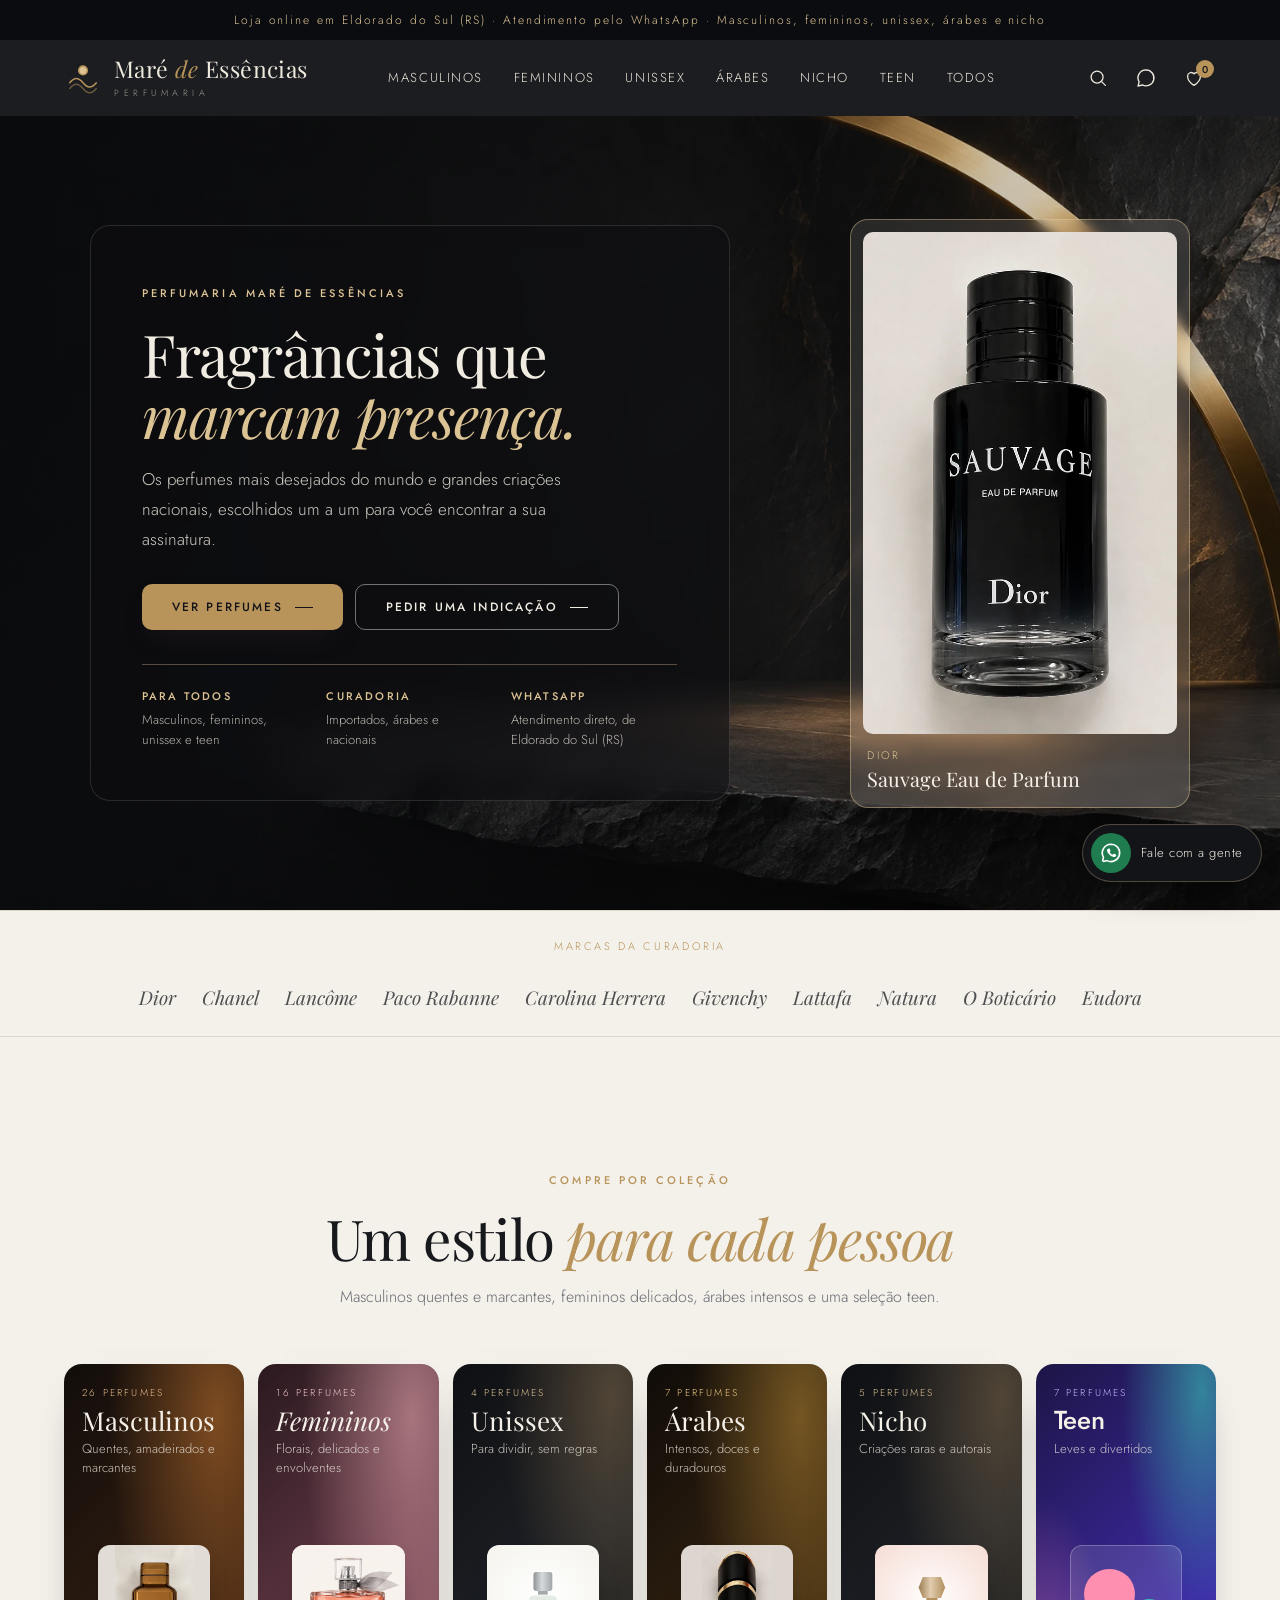
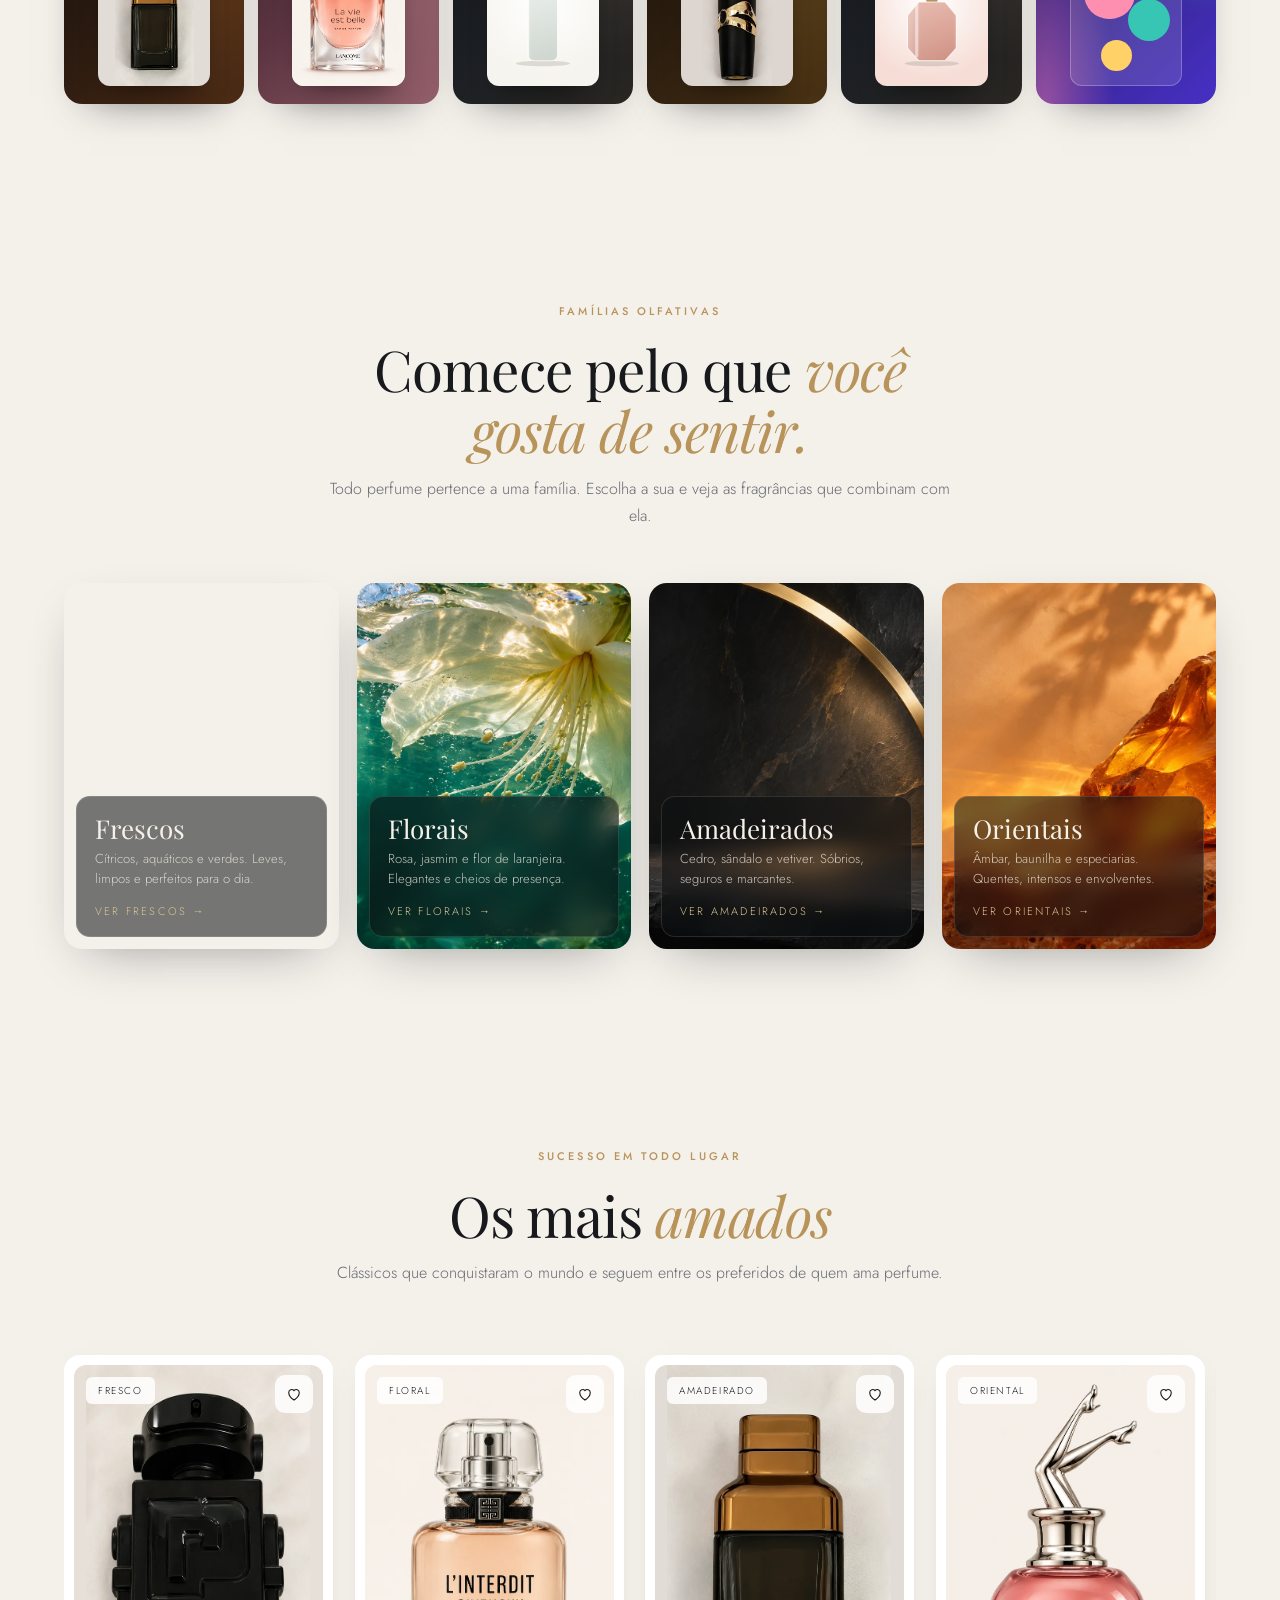
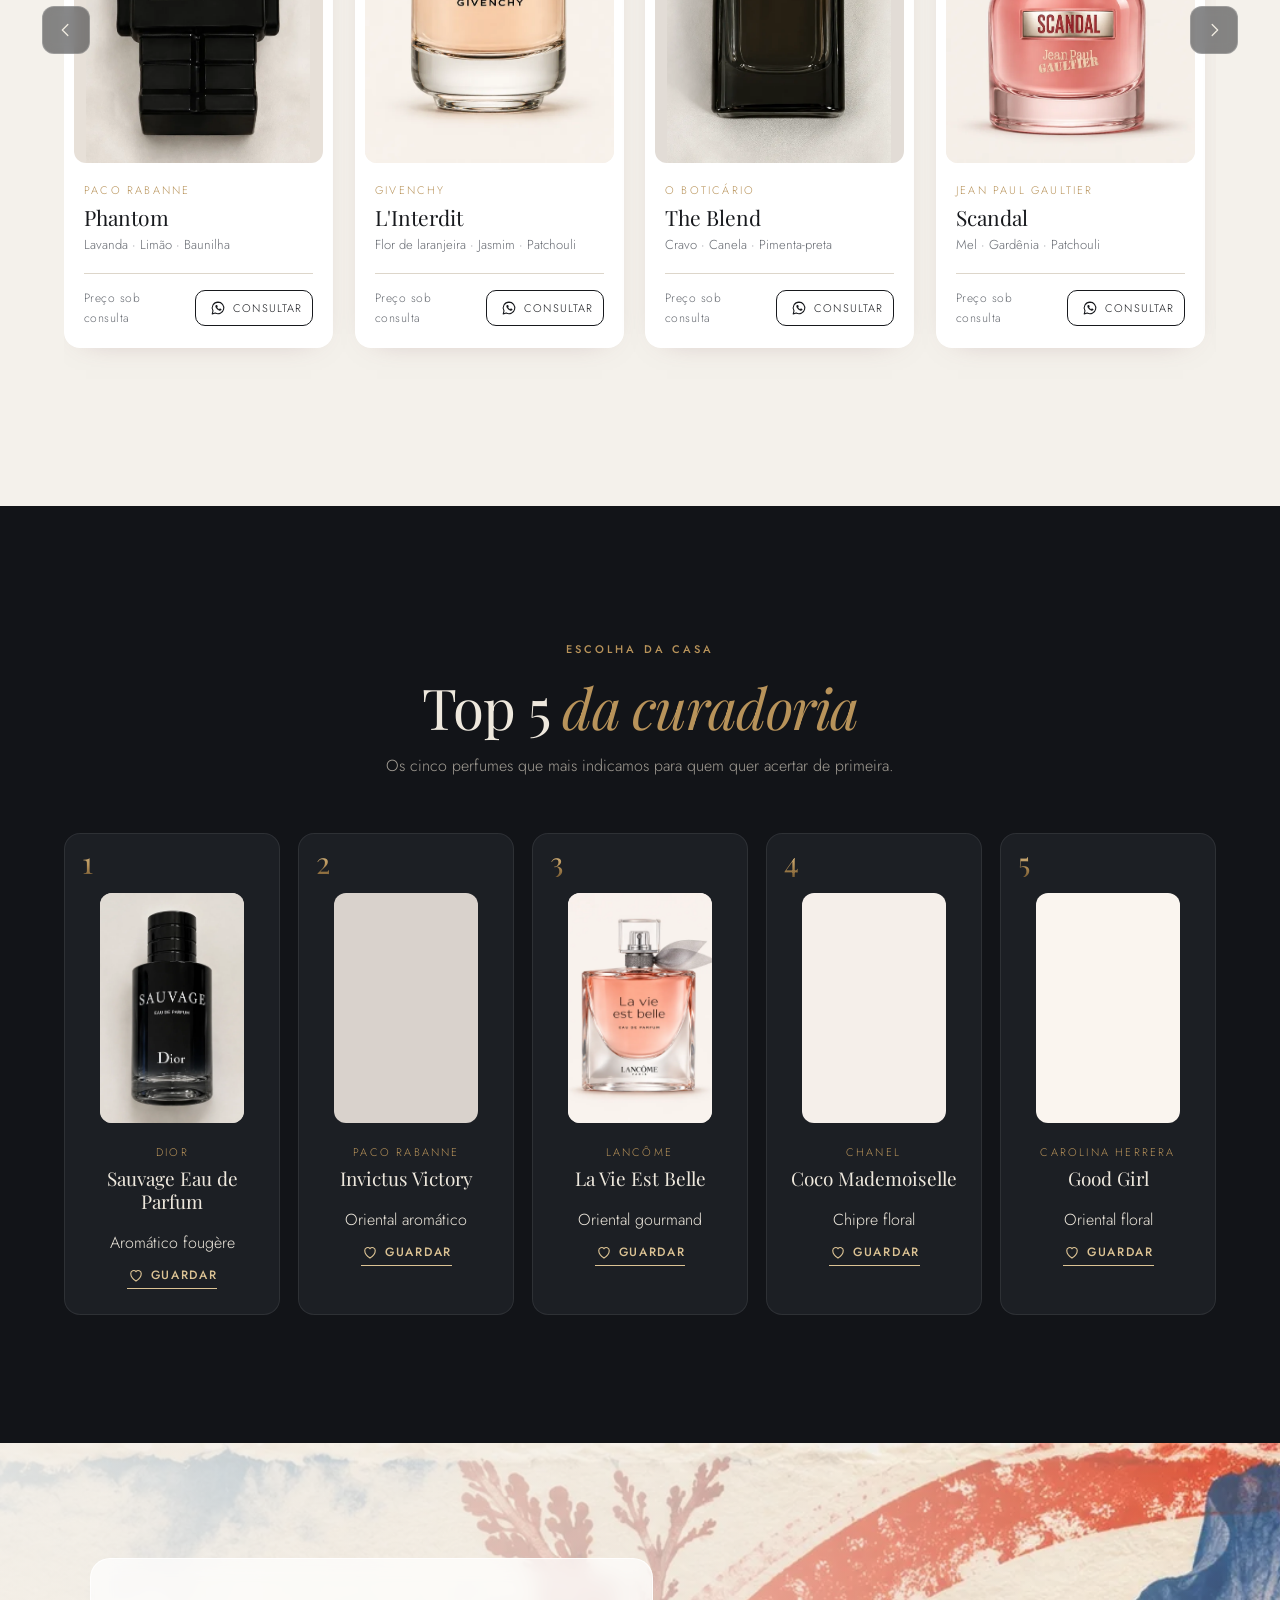
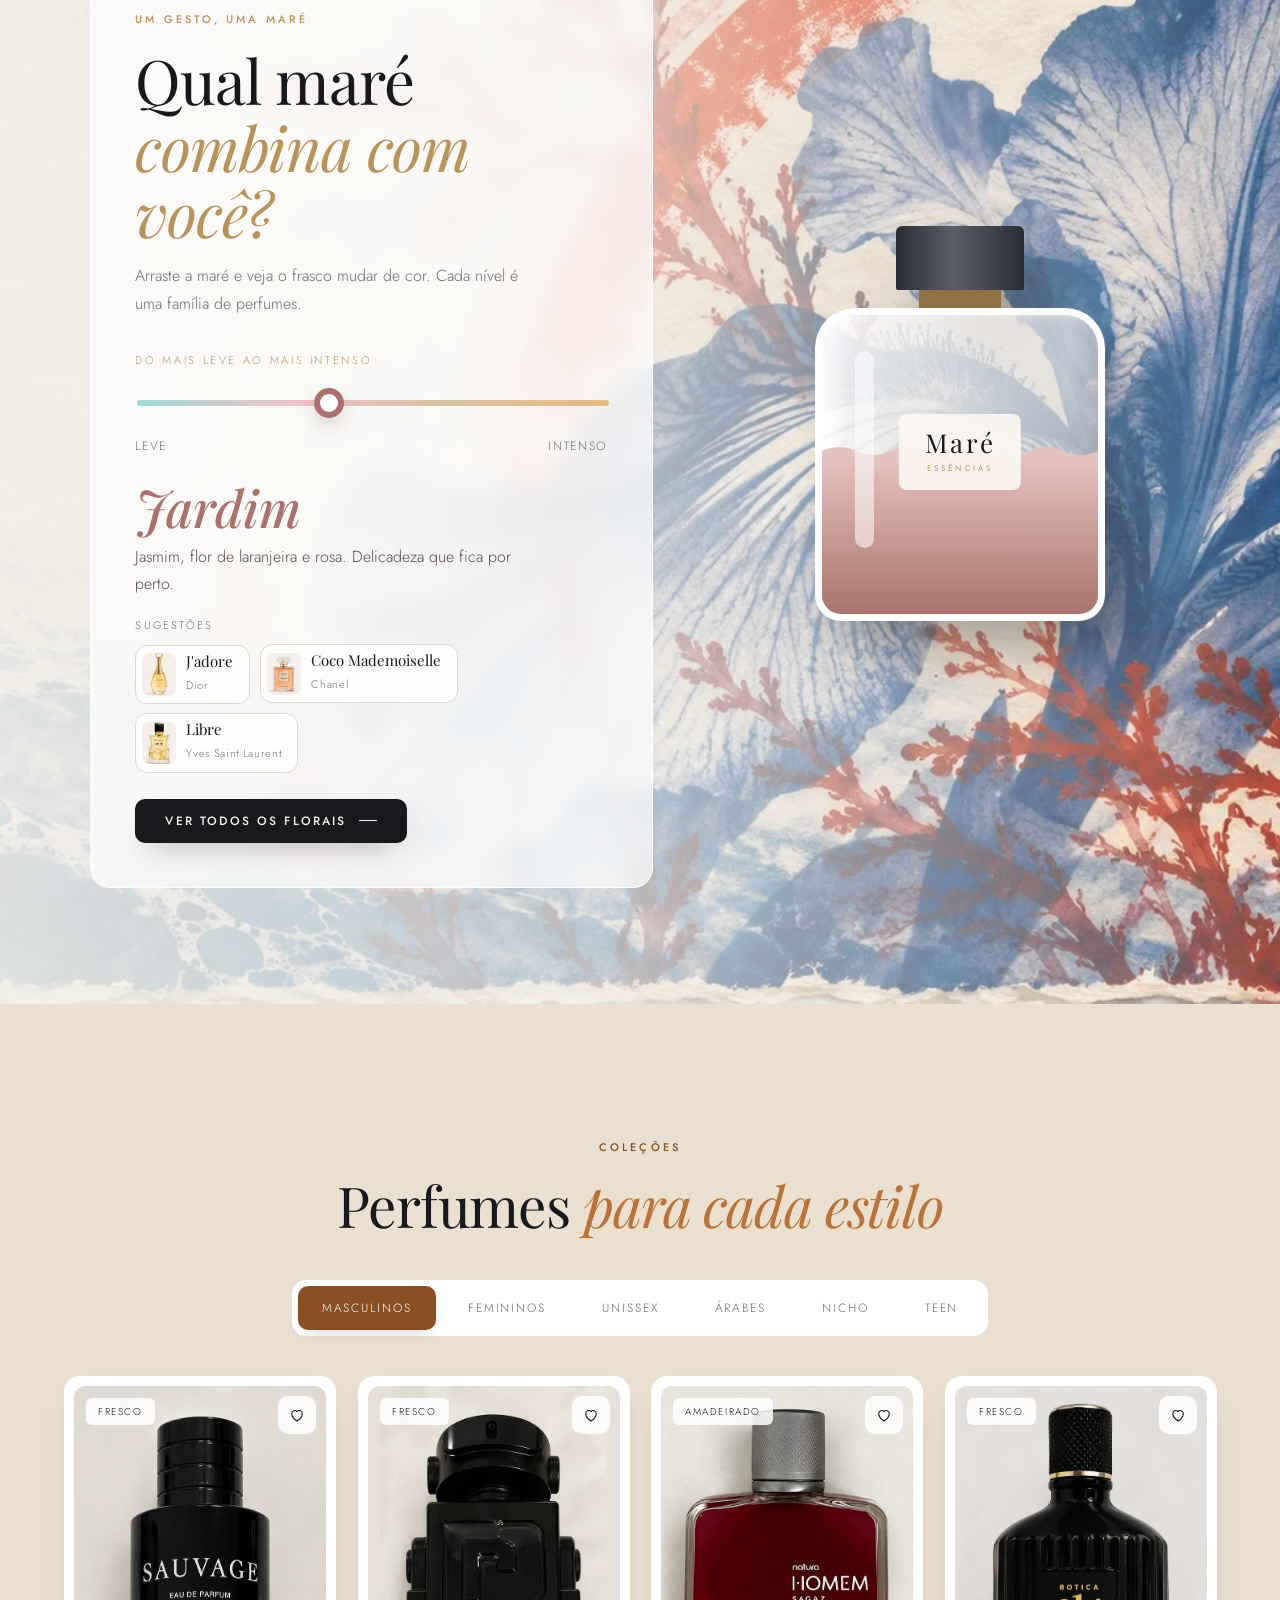
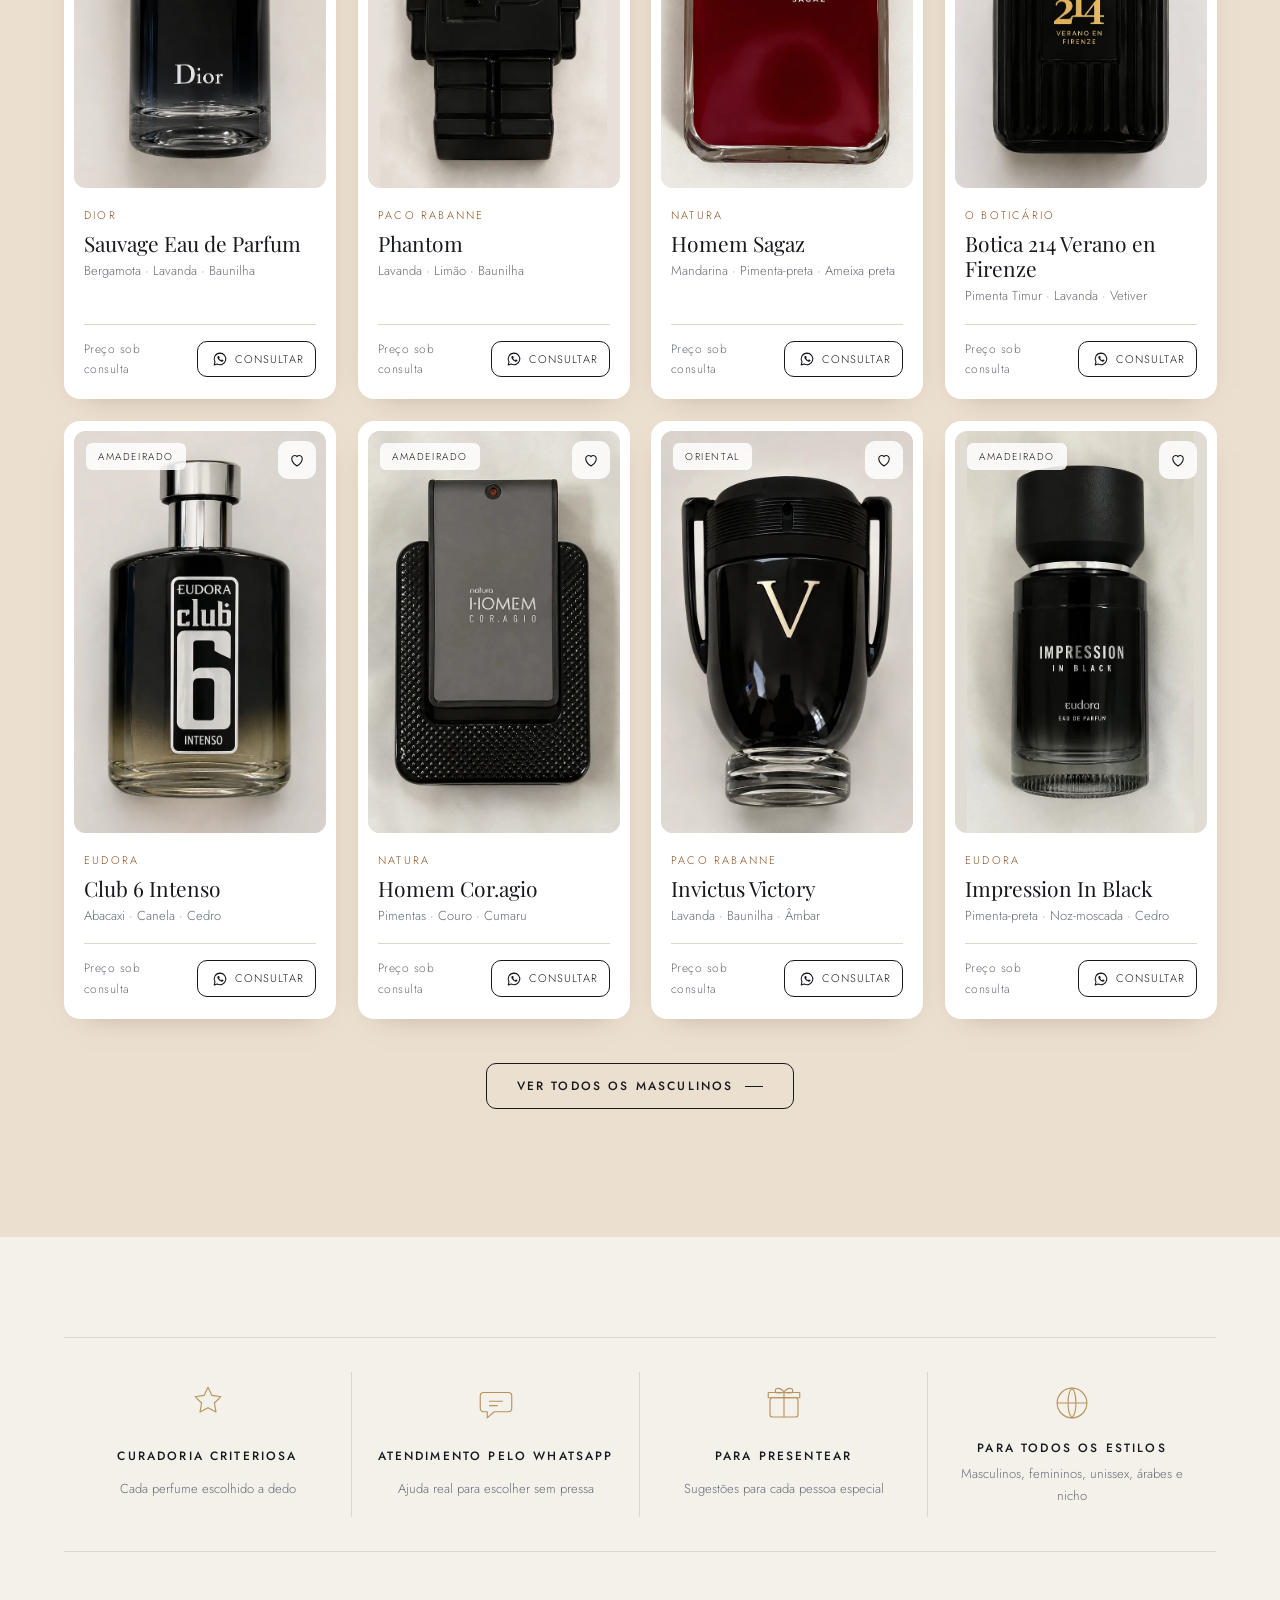
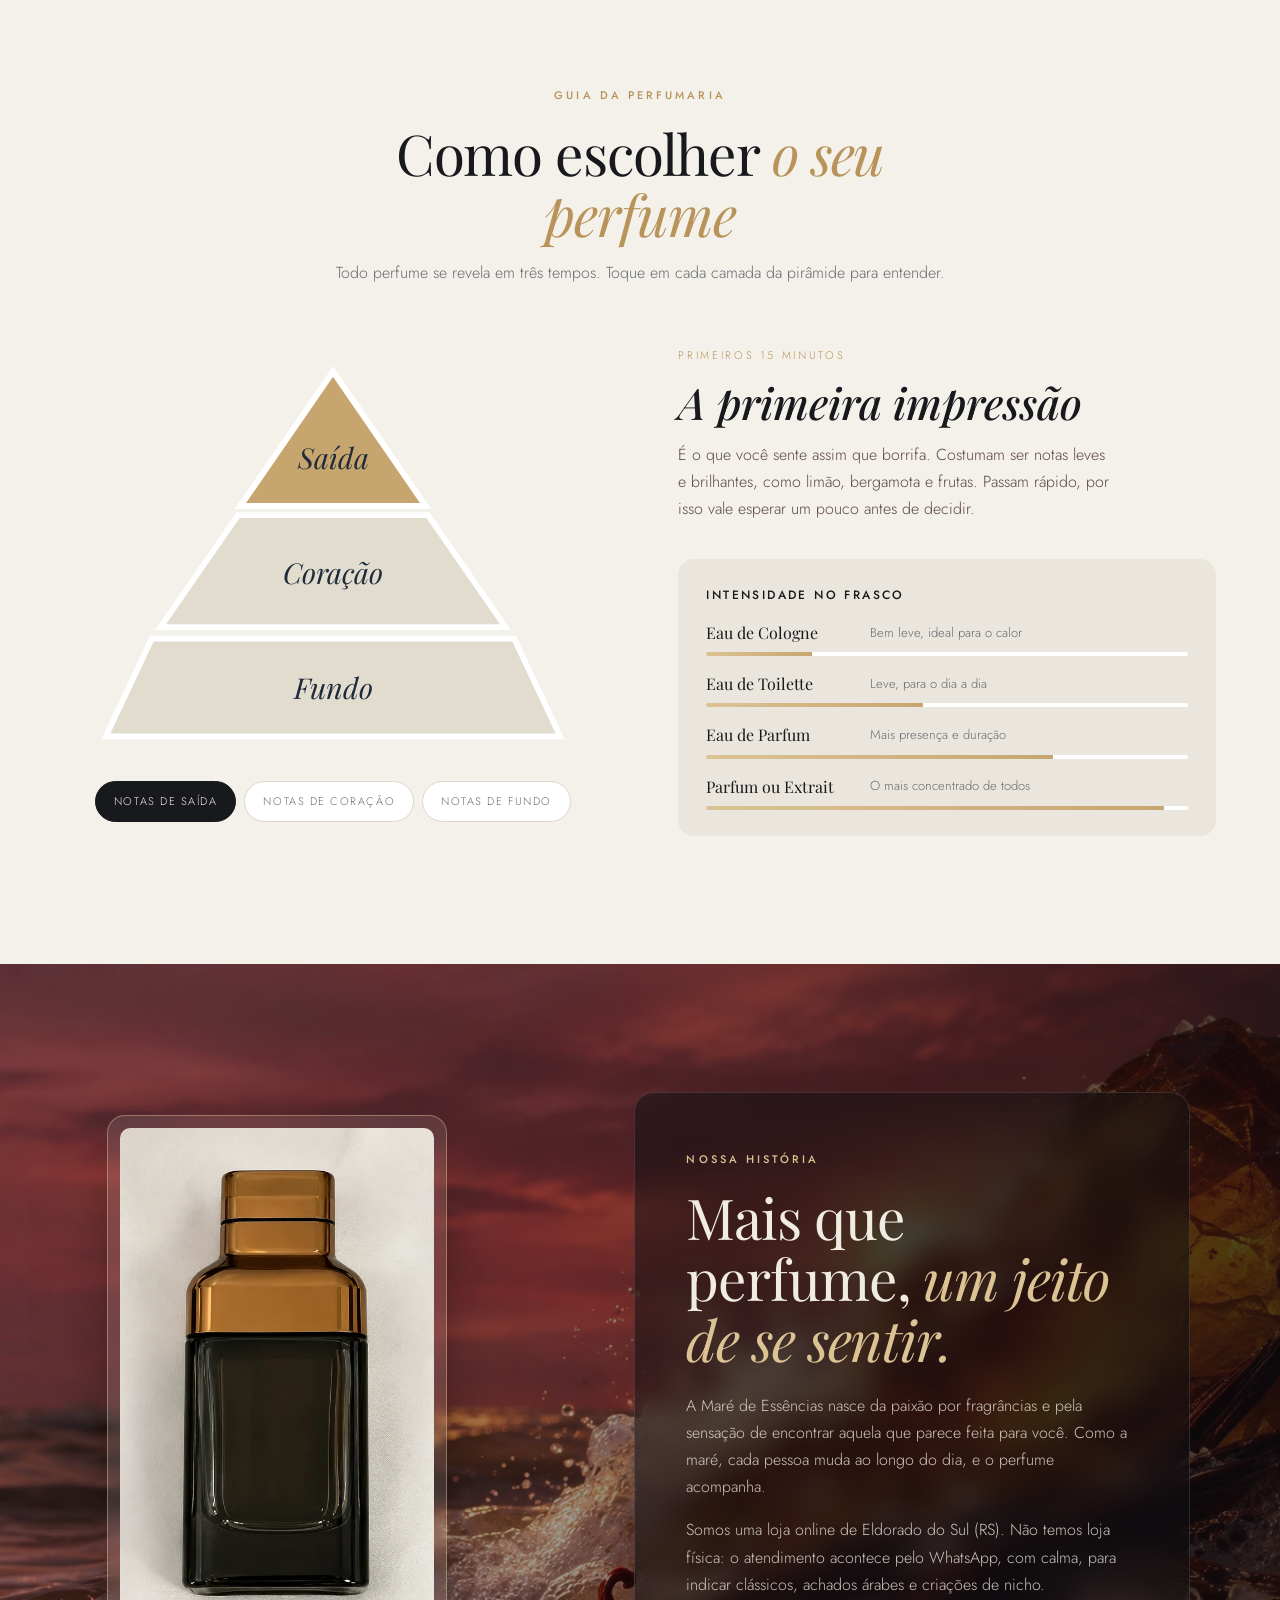
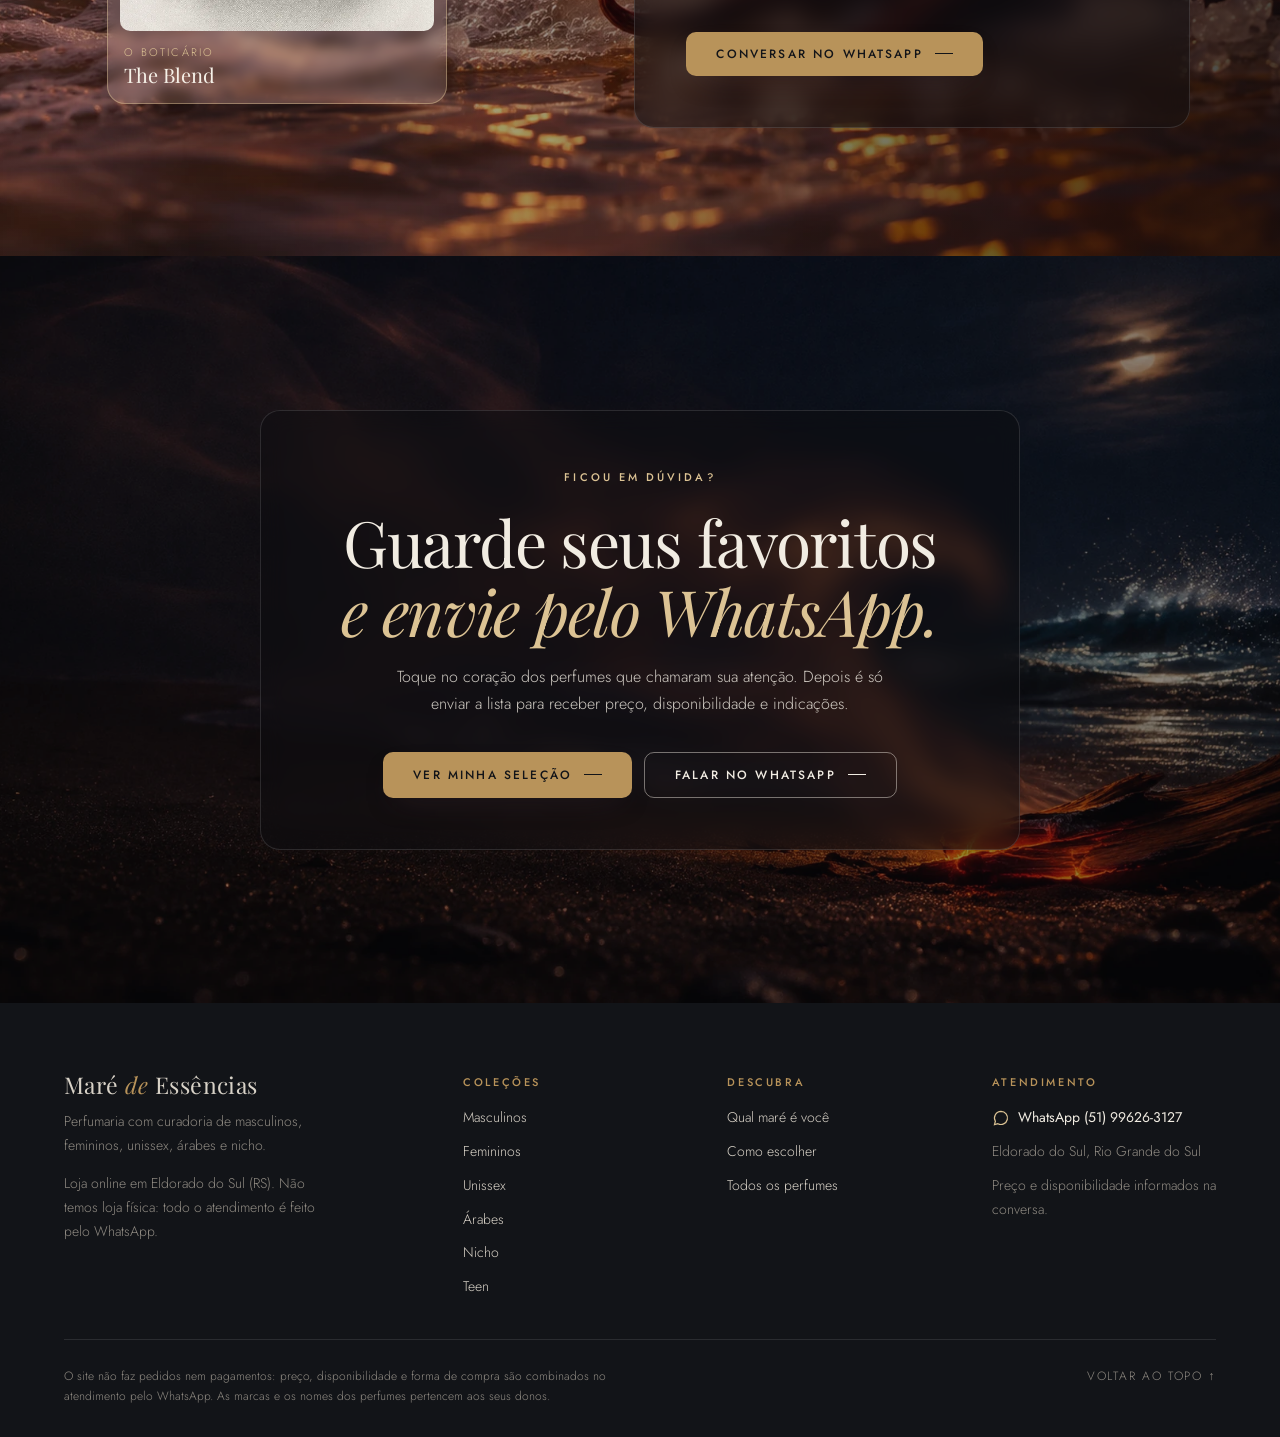
<file: index.html>
<!doctype html>
<html lang="pt-BR">
<head>
<meta charset="utf-8">
<meta name="viewport" content="width=device-width,initial-scale=1">
<meta name="theme-color" content="#121418">
<meta name="description" content="Perfumaria online com curadoria de perfumes masculinos, femininos, unissex, árabes e nicho. Atendimento pelo WhatsApp, de Eldorado do Sul (RS).">
<meta property="og:type" content="website">
<meta property="og:site_name" content="Maré de Essências">
<meta property="og:title" content="Maré de Essências · Perfumaria online em Eldorado do Sul (RS)">
<meta property="og:description" content="Perfumaria online com curadoria de perfumes masculinos, femininos, unissex, árabes e nicho. Atendimento pelo WhatsApp, de Eldorado do Sul (RS).">
<meta property="og:locale" content="pt_BR">
<title>Maré de Essências · Perfumaria online em Eldorado do Sul (RS)</title>
<link rel="icon" href="assets/icone.svg" type="image/svg+xml">
<script>document.documentElement.classList.add('js')</script>
<link rel="preconnect" href="https://fonts.googleapis.com">
<link rel="preconnect" href="https://fonts.gstatic.com" crossorigin>
<link rel="stylesheet" href="https://fonts.googleapis.com/css2?family=Playfair+Display:ital,wght@0,400;0,500;0,600;1,400;1,500&family=Jost:wght@300;400;500;600&display=swap">
<link rel="stylesheet" href="css/loja.css?v=14">
<script src="js/produtos.js?v=14" defer></script>
<script src="js/base.js?v=14" defer></script>
<script src="js/loja.js?v=14" defer></script>
</head>
<body>
<a class="skip" href="#principal">Ir ao conteúdo</a>

<div class="announce"><p>Loja online em Eldorado do Sul (RS) <span aria-hidden="true">·</span> Atendimento pelo WhatsApp<span class="ann-extra"> <span aria-hidden="true">·</span> Masculinos, femininos, unissex, árabes e nicho</span></p></div>

<header class="header" id="topo">
  <button class="icon-btn menu-btn" aria-label="Abrir menu" aria-expanded="false" aria-controls="nav">
    <svg viewBox="0 0 24 24" aria-hidden="true"><path d="M4 7h16M4 12h16M4 17h10"/></svg>
  </button>
  <a href="index.html" class="logo" aria-label="Maré de Essências, página inicial">
    <svg class="logo-mark" viewBox="0 0 40 40" aria-hidden="true"><path d="M6 25c5-6 9-6 14 0s9 6 14 0"/><path d="M6 31c5-6 9-6 14 0s9 6 14 0" opacity=".5"/><circle cx="20" cy="12" r="4.5"/></svg>
    <span class="logo-text"><span class="logo-name">Maré <i>de</i> Essências</span><span class="logo-sub">PERFUMARIA</span></span>
  </a>
  <nav class="nav" id="nav" aria-label="Principal">
    <a href="catalogo.html?cat=Masculino" data-nav="Masculino">Masculinos</a>
    <a href="catalogo.html?cat=Feminino" data-nav="Feminino">Femininos</a>
    <a href="catalogo.html?cat=Unissex" data-nav="Unissex">Unissex</a>
    <a href="catalogo.html?cat=Árabe" data-nav="Árabe">Árabes</a>
    <a href="catalogo.html?cat=Nicho" data-nav="Nicho">Nicho</a>
    <a href="catalogo.html?cat=Teen" data-nav="Teen">Teen</a>
    <a href="catalogo.html" data-nav="todos">Todos</a>
  </nav>
  <div class="header-actions">
    <button class="icon-btn" id="open-search" aria-label="Buscar perfumes">
      <svg viewBox="0 0 24 24" aria-hidden="true"><circle cx="11" cy="11" r="6.5"/><path d="m16 16 4 4"/></svg>
    </button>
    <a class="icon-btn head-wa" data-wa href="https://wa.me/5551996263127" aria-label="Falar no WhatsApp">
      <svg viewBox="0 0 24 24" aria-hidden="true"><path d="M12 3.2a8.7 8.7 0 0 0-7.5 13.1L3.3 20.8l4.6-1.2A8.7 8.7 0 1 0 12 3.2Z"/></svg>
    </a>
    <button class="icon-btn bag" id="bag" data-open-selection aria-label="Minha seleção, 0 perfumes">
      <svg viewBox="0 0 24 24" aria-hidden="true"><path d="M12 20s-7-4.4-7-10a4 4 0 0 1 7-2.6A4 4 0 0 1 19 10c0 5.6-7 10-7 10Z"/></svg>
      <span class="bag-count">0</span>
    </button>
  </div>
</header>

<main id="principal">

  <!-- Banner principal -->
  <section class="editorial hero-ed" aria-labelledby="hero-title">
    <div class="ed-bg" aria-hidden="true" style="--bg:url(../assets/fundos/marmore-arco.webp)"></div>
    <div class="ed-shade shade-hero" aria-hidden="true"></div>
    <div class="ed-inner">
      <div class="ed-panel">
        <span class="eyebrow">Perfumaria Maré de Essências</span>
        <h1 id="hero-title">Fragrâncias que<br><em>marcam presença.</em></h1>
        <p class="ed-lead">Os perfumes mais desejados do mundo e grandes criações nacionais, escolhidos um a um para você encontrar a sua assinatura.</p>
        <div class="ed-actions">
          <a class="btn btn-gold" href="catalogo.html">Ver perfumes</a>
          <a class="btn btn-ghost" data-wa href="https://wa.me/5551996263127">Pedir uma indicação</a>
        </div>
        <ul class="ed-facts">
          <li><b>Para todos</b><span>Masculinos, femininos, unissex e teen</span></li>
          <li><b>Curadoria</b><span>Importados, árabes e nacionais</span></li>
          <li><b>WhatsApp</b><span>Atendimento direto, de Eldorado do Sul (RS)</span></li>
        </ul>
      </div>
      <figure class="ed-frame" data-frame="13" data-eager="1"></figure>
    </div>
  </section>

  <!-- Marcas -->
  <div class="brands" role="region" aria-label="Algumas marcas da curadoria">
    <span class="brands-label">Marcas da curadoria</span>
    <ul class="brands-list"><li>Dior</li><li>Chanel</li><li>Lancôme</li><li>Paco Rabanne</li><li>Carolina Herrera</li><li>Givenchy</li><li>Lattafa</li><li>Natura</li><li>O Boticário</li><li>Eudora</li></ul>
  </div>

  <!-- Compre por coleção -->
  <section class="section shop-cols" aria-labelledby="cols-title">
    <header class="section-head reveal">
      <span class="eyebrow">Compre por coleção</span>
      <h2 id="cols-title">Um estilo <em>para cada pessoa</em></h2>
      <p>Masculinos quentes e marcantes, femininos delicados, árabes intensos e uma seleção teen.</p>
    </header>
    <div class="col-tiles" id="col-tiles"></div>
  </section>

  <!-- Famílias olfativas -->
  <section class="section families" aria-labelledby="fam-title">
    <header class="section-head reveal">
      <span class="eyebrow">Famílias olfativas</span>
      <h2 id="fam-title">Comece pelo que <em>você gosta de sentir.</em></h2>
      <p>Todo perfume pertence a uma família. Escolha a sua e veja as fragrâncias que combinam com ela.</p>
    </header>
    <div class="fam-cards">
      <a class="fam-card reveal" href="catalogo.html?familia=Fresco" style="--d:0.0s">
        <img src="assets/fundos/limao-descascado.webp" alt="" loading="lazy" decoding="async" style="object-position:60% 50%">
        <span class="fam-card-body">
          <span class="family-name">Frescos</span>
          <span class="family-notes">Cítricos, aquáticos e verdes. Leves, limpos e perfeitos para o dia.</span>
          <span class="fam-go">Ver frescos →</span>
        </span>
      </a>
      <a class="fam-card reveal" href="catalogo.html?familia=Floral" style="--d:0.06s">
        <img src="assets/fundos/flor-copo-de-leite.webp" alt="" loading="lazy" decoding="async" style="object-position:68% 40%">
        <span class="fam-card-body">
          <span class="family-name">Florais</span>
          <span class="family-notes">Rosa, jasmim e flor de laranjeira. Elegantes e cheios de presença.</span>
          <span class="fam-go">Ver florais →</span>
        </span>
      </a>
      <a class="fam-card reveal" href="catalogo.html?familia=Amadeirado" style="--d:0.12s">
        <img src="assets/fundos/marmore-arco.webp" alt="" loading="lazy" decoding="async" style="object-position:85% 60%">
        <span class="fam-card-body">
          <span class="family-name">Amadeirados</span>
          <span class="family-notes">Cedro, sândalo e vetiver. Sóbrios, seguros e marcantes.</span>
          <span class="fam-go">Ver amadeirados →</span>
        </span>
      </a>
      <a class="fam-card reveal" href="catalogo.html?familia=Oriental" style="--d:0.18s">
        <img src="assets/fundos/ambar.webp" alt="" loading="lazy" decoding="async" style="object-position:78% 50%">
        <span class="fam-card-body">
          <span class="family-name">Orientais</span>
          <span class="family-notes">Âmbar, baunilha e especiarias. Quentes, intensos e envolventes.</span>
          <span class="fam-go">Ver orientais →</span>
        </span>
      </a>
    </div>
  </section>

  <!-- Os mais amados -->
  <section class="section loved" aria-labelledby="loved-title">
    <header class="section-head reveal">
      <span class="eyebrow">Sucesso em todo lugar</span>
      <h2 id="loved-title">Os mais <em>amados</em></h2>
      <p>Clássicos que conquistaram o mundo e seguem entre os preferidos de quem ama perfume.</p>
    </header>
    <div class="rail-wrap">
      <button class="round-btn rail-btn prev" data-rail="loved-rail" data-dir="-1" aria-label="Ver anteriores"><svg viewBox="0 0 24 24" aria-hidden="true"><path d="m14 6-6 6 6 6"/></svg></button>
      <div class="rail" id="loved-rail" tabindex="0" aria-label="Lista de perfumes mais amados"></div>
      <button class="round-btn rail-btn next" data-rail="loved-rail" data-dir="1" aria-label="Ver próximos"><svg viewBox="0 0 24 24" aria-hidden="true"><path d="m10 6 6 6-6 6"/></svg></button>
    </div>
  </section>

  <!-- Top 5 -->
  <section class="section top5" aria-labelledby="top-title">
    <header class="section-head reveal">
      <span class="eyebrow">Escolha da casa</span>
      <h2 id="top-title">Top 5 <em>da curadoria</em></h2>
      <p>Os cinco perfumes que mais indicamos para quem quer acertar de primeira.</p>
    </header>
    <ol class="top-grid" id="top-grid"></ol>
  </section>

  <!-- Momento interativo -->
  <section class="tide editorial-light" id="mare" aria-labelledby="tide-title">
    <div class="ed-bg" aria-hidden="true" style="--bg:url(../assets/fundos/plano-japa.webp)"></div><div class="ed-shade shade-tide" aria-hidden="true"></div>
    <div class="tide-bg" aria-hidden="true"><span></span><span></span><span></span></div>
    <div class="tide-copy reveal">
      <span class="eyebrow">Um gesto, uma maré</span>
      <h2 id="tide-title">Qual maré<br><em>combina com você?</em></h2>
      <p class="tide-intro">Arraste a maré e veja o frasco mudar de cor. Cada nível é uma família de perfumes.</p>
      <div class="tide-control">
        <label for="tide-range">Do mais leve ao mais intenso</label>
        <input id="tide-range" type="range" min="0" max="100" step="1" value="40" aria-valuetext="Jardim, família Floral">
        <div class="tide-ends" aria-hidden="true"><span>Leve</span><span>Intenso</span></div>
      </div>
      <div class="tide-result" aria-live="polite">
        <div class="tide-name">Jardim</div>
        <p class="tide-text">Jasmim, flor de laranjeira e rosa. Delicadeza que fica por perto.</p>
        <div class="tide-picks" id="tide-picks"></div>
        <a class="btn" href="catalogo.html?familia=Floral" id="tide-go">Ver todos os florais</a>
      </div>
    </div>
    <div class="tide-glass" aria-hidden="true">
      <div class="tg-cap"></div><div class="tg-neck"></div>
      <div class="tg-body">
        <div class="tide-fill"><svg class="tide-wave" viewBox="0 0 400 16" preserveAspectRatio="none"><path d="M0 8 Q 25 0 50 8 T 100 8 T 150 8 T 200 8 T 250 8 T 300 8 T 350 8 T 400 8 T 450 8 T 500 8 T 550 8 T 600 8 V16 H0 Z"/></svg></div>
        <span class="tg-bubble" style="--x:30%;--dl:0s"></span><span class="tg-bubble" style="--x:62%;--dl:-1.6s"></span><span class="tg-bubble" style="--x:46%;--dl:-3s"></span>
        <div class="tg-label">Maré<small>ESSÊNCIAS</small></div>
        <span class="tg-shine"></span>
      </div>
    </div>
  </section>

  <!-- Coleções em abas -->
  <section class="section collections" id="colecoes" aria-labelledby="col-title">
    <header class="section-head reveal">
      <span class="eyebrow">Coleções</span>
      <h2 id="col-title">Perfumes <em>para cada estilo</em></h2>
    </header>
    <div class="tabs" role="tablist" aria-label="Coleções">
      <button role="tab" id="tab-Masculino" aria-selected="true" aria-controls="tab-panel" data-tab="Masculino">Masculinos</button>
      <button role="tab" id="tab-Feminino" aria-selected="false" aria-controls="tab-panel" data-tab="Feminino" tabindex="-1">Femininos</button>
      <button role="tab" id="tab-Unissex" aria-selected="false" aria-controls="tab-panel" data-tab="Unissex" tabindex="-1">Unissex</button>
      <button role="tab" id="tab-Árabe" aria-selected="false" aria-controls="tab-panel" data-tab="Árabe" tabindex="-1">Árabes</button>
      <button role="tab" id="tab-Nicho" aria-selected="false" aria-controls="tab-panel" data-tab="Nicho" tabindex="-1">Nicho</button>
      <button role="tab" id="tab-Teen" aria-selected="false" aria-controls="tab-panel" data-tab="Teen" tabindex="-1">Teen</button>
    </div>
    <div class="product-grid" id="tab-panel" role="tabpanel" aria-labelledby="tab-Masculino"></div>
    <div class="center">
      <a class="btn btn-outline" id="open-catalog" href="catalogo.html?cat=Masculino">Ver todos os masculinos</a>
    </div>
  </section>

  <!-- Faixa de cuidado -->
  <section class="care" aria-label="Como atendemos">
    <div class="care-item reveal" style="--d:0s">
      <svg viewBox="0 0 48 48" aria-hidden="true"><path d="M24 6l4.5 9.3 10.2 1.5-7.4 7.2 1.8 10.2L24 29.4l-9.1 4.8 1.8-10.2-7.4-7.2 10.2-1.5Z"/></svg>
      <b>Curadoria criteriosa</b><span>Cada perfume escolhido a dedo</span>
    </div>
    <div class="care-item reveal" style="--d:.08s">
      <svg viewBox="0 0 48 48" aria-hidden="true"><path d="M10 12h28a4 4 0 0 1 4 4v14a4 4 0 0 1-4 4H22l-8 7v-7h-4a4 4 0 0 1-4-4V16a4 4 0 0 1 4-4Z"/><path d="M16 22h16M16 27h10"/></svg>
      <b>Atendimento pelo WhatsApp</b><span>Ajuda real para escolher sem pressa</span>
    </div>
    <div class="care-item reveal" style="--d:.16s">
      <svg viewBox="0 0 48 48" aria-hidden="true"><rect x="8" y="18" width="32" height="22" rx="3"/><path d="M6 12h36v6H6zM24 12v28"/><path d="M24 12c-3-6-10-6-10-2s6 2 10 2c4 0 10 2 10-2s-7-4-10 2Z"/></svg>
      <b>Para presentear</b><span>Sugestões para cada pessoa especial</span>
    </div>
    <div class="care-item reveal" style="--d:.24s">
      <svg viewBox="0 0 48 48" aria-hidden="true"><circle cx="24" cy="24" r="17"/><path d="M7 24h34M24 7c6 6 6 28 0 34M24 7c-6 6-6 28 0 34"/></svg>
      <b>Para todos os estilos</b><span>Masculinos, femininos, unissex, árabes e nicho</span>
    </div>
  </section>

  <!-- Guia: pirâmide olfativa e concentrações -->
  <section class="section guide" id="guia" aria-labelledby="guide-title">
    <header class="section-head reveal">
      <span class="eyebrow">Guia da perfumaria</span>
      <h2 id="guide-title">Como escolher <em>o seu perfume</em></h2>
      <p>Todo perfume se revela em três tempos. Toque em cada camada da pirâmide para entender.</p>
    </header>
    <div class="guide-grid">
      <div class="pyramid reveal" role="tablist" aria-label="Camadas do perfume">
        <svg viewBox="0 0 320 280" aria-hidden="true">
          <path class="py-layer" data-layer="0" d="M160 14 L222 104 H98 Z"/>
          <path class="py-layer" data-layer="1" d="M94 112 H226 L280 190 H40 Z"/>
          <path class="py-layer" data-layer="2" d="M34 198 H286 L318 266 H2 Z"/>
          <text x="160" y="80">Saída</text><text x="160" y="160">Coração</text><text x="160" y="240">Fundo</text>
        </svg>
        <div class="py-buttons">
          <button role="tab" aria-selected="true" data-layer="0">Notas de saída</button>
          <button role="tab" aria-selected="false" data-layer="1">Notas de coração</button>
          <button role="tab" aria-selected="false" data-layer="2">Notas de fundo</button>
        </div>
      </div>
      <div class="py-text reveal" aria-live="polite">
        <span class="py-time" id="py-time">Primeiros 15 minutos</span>
        <h3 id="py-title">A primeira impressão</h3>
        <p id="py-desc">É o que você sente assim que borrifa. Costumam ser notas leves e brilhantes, como limão, bergamota e frutas. Passam rápido, por isso vale esperar um pouco antes de decidir.</p>
        <div class="concentrations">
          <h4>Intensidade no frasco</h4>
          <ul>
            <li><b>Eau de Cologne</b><span>Bem leve, ideal para o calor</span><i style="--w:22%"></i></li>
            <li><b>Eau de Toilette</b><span>Leve, para o dia a dia</span><i style="--w:45%"></i></li>
            <li><b>Eau de Parfum</b><span>Mais presença e duração</span><i style="--w:72%"></i></li>
            <li><b>Parfum ou Extrait</b><span>O mais concentrado de todos</span><i style="--w:95%"></i></li>
          </ul>
        </div>
      </div>
    </div>
  </section>

  <!-- Nossa história -->
  <section class="story editorial" aria-labelledby="story-title">
    <div class="ed-bg" aria-hidden="true" style="--bg:url(../assets/fundos/banho-ambar.webp)"></div><div class="ed-shade shade-story" aria-hidden="true"></div>
    <div class="story-art reveal" aria-hidden="true">
      <figure class="ed-frame" data-frame="51"></figure>
    </div>
    <div class="story-copy reveal">
      <span class="eyebrow">Nossa história</span>
      <h2 id="story-title">Mais que perfume, <em>um jeito de se sentir.</em></h2>
      <p>A Maré de Essências nasce da paixão por fragrâncias e pela sensação de encontrar aquela que parece feita para você. Como a maré, cada pessoa muda ao longo do dia, e o perfume acompanha.</p>
      <p>Somos uma loja online de Eldorado do Sul (RS). Não temos loja física: o atendimento acontece pelo WhatsApp, com calma, para indicar clássicos, achados árabes e criações de nicho.</p>
      <a class="btn btn-gold" data-wa href="https://wa.me/5551996263127">Conversar no WhatsApp</a>
    </div>
  </section>

  <!-- Chamada final -->
  <section class="final editorial" aria-labelledby="final-title">
    <div class="ed-bg" aria-hidden="true" style="--bg:url(../assets/fundos/praia-quente.webp)"></div><div class="ed-shade shade-final" aria-hidden="true"></div>
    <div class="final-inner ed-panel reveal">
      <span class="eyebrow">Ficou em dúvida?</span>
      <h2 id="final-title">Guarde seus favoritos<br><em>e envie pelo WhatsApp.</em></h2>
      <p>Toque no coração dos perfumes que chamaram sua atenção. Depois é só enviar a lista para receber preço, disponibilidade e indicações.</p>
      <div class="final-actions">
        <button class="btn btn-gold" data-open-selection>Ver minha seleção</button>
        <a class="btn btn-ghost" data-wa href="https://wa.me/5551996263127">Falar no WhatsApp</a>
      </div>
    </div>
  </section>
</main>

<footer class="footer">
  <div class="footer-top">
    <div class="footer-brand">
      <span class="logo-name">Maré <i>de</i> Essências</span>
      <p>Perfumaria com curadoria de masculinos, femininos, unissex, árabes e nicho.</p>
      <p class="footer-place">Loja online em Eldorado do Sul (RS). Não temos loja física: todo o atendimento é feito pelo WhatsApp.</p>
    </div>
    <div class="footer-col">
      <h3>Coleções</h3>
      <a href="catalogo.html?cat=Masculino">Masculinos</a>
      <a href="catalogo.html?cat=Feminino">Femininos</a>
      <a href="catalogo.html?cat=Unissex">Unissex</a>
      <a href="catalogo.html?cat=%C3%81rabe">Árabes</a>
      <a href="catalogo.html?cat=Nicho">Nicho</a>
      <a href="catalogo.html?cat=Teen">Teen</a>
    </div>
    <div class="footer-col">
      <h3>Descubra</h3>
      <a href="index.html#mare">Qual maré é você</a>
      <a href="index.html#guia">Como escolher</a>
      <a href="catalogo.html">Todos os perfumes</a>
    </div>
    <div class="footer-col">
      <h3>Atendimento</h3>
      <a class="footer-wa" data-wa href="https://wa.me/5551996263127"><svg viewBox="0 0 24 24" aria-hidden="true"><path d="M12 3.2a8.7 8.7 0 0 0-7.5 13.1L3.3 20.8l4.6-1.2A8.7 8.7 0 1 0 12 3.2Z"/></svg>WhatsApp (51) 99626-3127</a>
      <p>Eldorado do Sul, Rio Grande do Sul</p>
      <p>Preço e disponibilidade informados na conversa.</p>
    </div>
  </div>
  <div class="footer-bottom">
    <p>O site não faz pedidos nem pagamentos: preço, disponibilidade e forma de compra são combinados no atendimento pelo WhatsApp. As marcas e os nomes dos perfumes pertencem aos seus donos.</p>
    <a href="#topo">Voltar ao topo ↑</a>
  </div>
</footer>

<a class="wa-float" data-wa href="https://wa.me/5551996263127" aria-label="Falar com a Maré de Essências no WhatsApp">
  <svg viewBox="0 0 24 24" aria-hidden="true"><path d="M12 3.2a8.7 8.7 0 0 0-7.5 13.1L3.3 20.8l4.6-1.2A8.7 8.7 0 1 0 12 3.2Z"/><path class="wa-phone" d="M9.1 7.9c.2-.4.4-.4.7-.4h.5c.2 0 .4 0 .5.4l.7 1.7c.1.2 0 .4-.1.6l-.5.6c-.1.1-.2.3 0 .5.4.8 1.3 1.8 2.5 2.4.2.1.4.1.5-.1l.7-.8c.2-.2.3-.2.6-.1l1.6.8c.2.1.4.2.4.4 0 .4-.1 1.1-.6 1.5-.5.5-1.4.8-2.3.6-1.1-.3-2.6-.9-4-2.4-1.3-1.3-2-2.7-2.2-3.6-.2-1 .2-1.8.4-2.1Z"/></svg>
  <span>Fale com a gente</span>
</a>

<dialog id="selection" aria-labelledby="sel-title">
  <button class="icon-btn close" id="close" aria-label="Fechar"><svg viewBox="0 0 24 24" aria-hidden="true"><path d="M6 6l12 12M18 6 6 18"/></svg></button>
  <h2 id="sel-title">Minha seleção</h2>
  <p class="muted">Os perfumes que chamaram sua atenção. Envie a lista para saber preço e disponibilidade.</p>
  <div id="selected"></div>
  <a class="btn btn-wa btn-block" id="send-selection" href="https://wa.me/5551996263127" target="_blank" rel="noopener" hidden>Enviar minha seleção pelo WhatsApp</a>
  <p class="note">A seleção fica guardada só neste navegador.</p>
</dialog>

<dialog id="search-dialog" class="search-dialog" aria-label="Buscar perfumes">
  <form method="dialog" class="search-form">
    <label class="sr-only" for="quick-search">Buscar perfumes</label>
    <input id="quick-search" type="search" placeholder="Busque por nome, marca ou nota" autocomplete="off" enterkeyhint="search">
    <button class="icon-btn" type="button" onclick="this.closest('dialog').close()" aria-label="Fechar busca"><svg viewBox="0 0 24 24" aria-hidden="true"><path d="M6 6l12 12M18 6 6 18"/></svg></button>
  </form>
  <div id="quick-results" class="quick-results"></div>
</dialog>
</body>
</html>
</file>
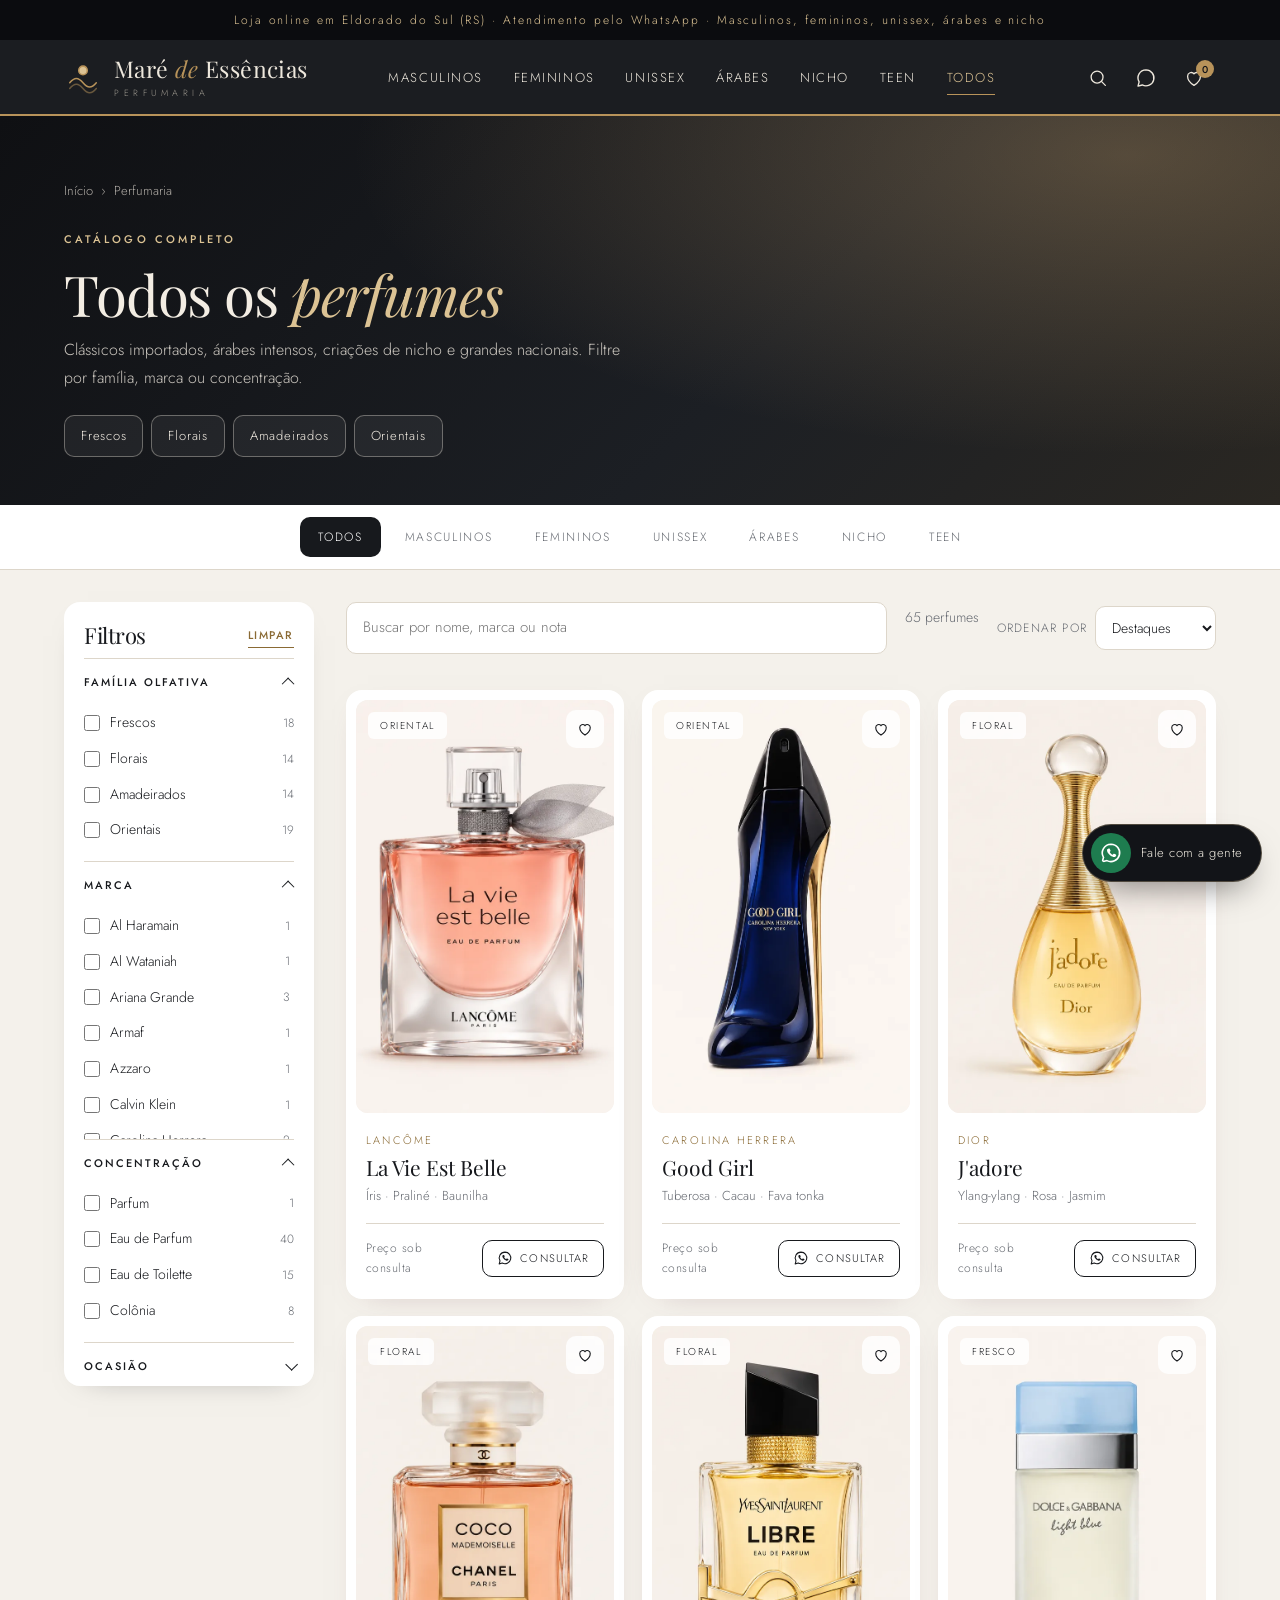
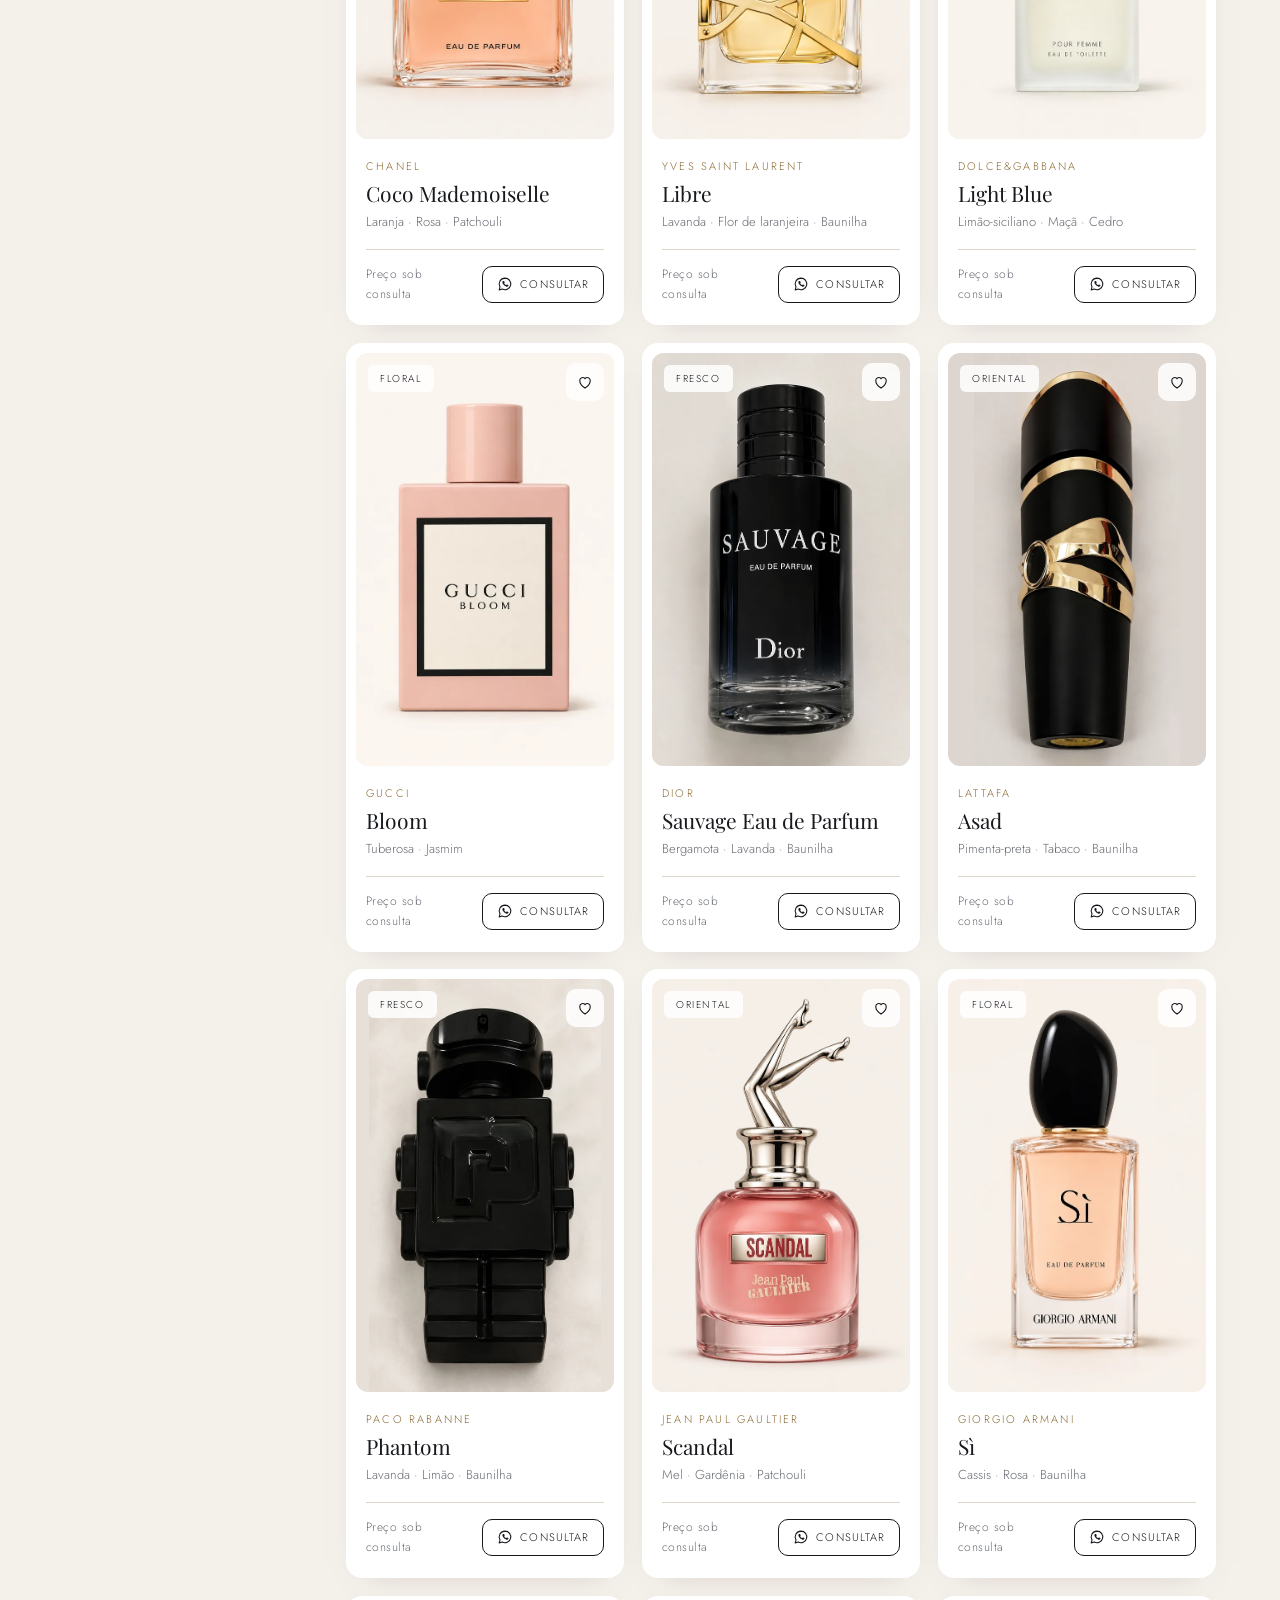
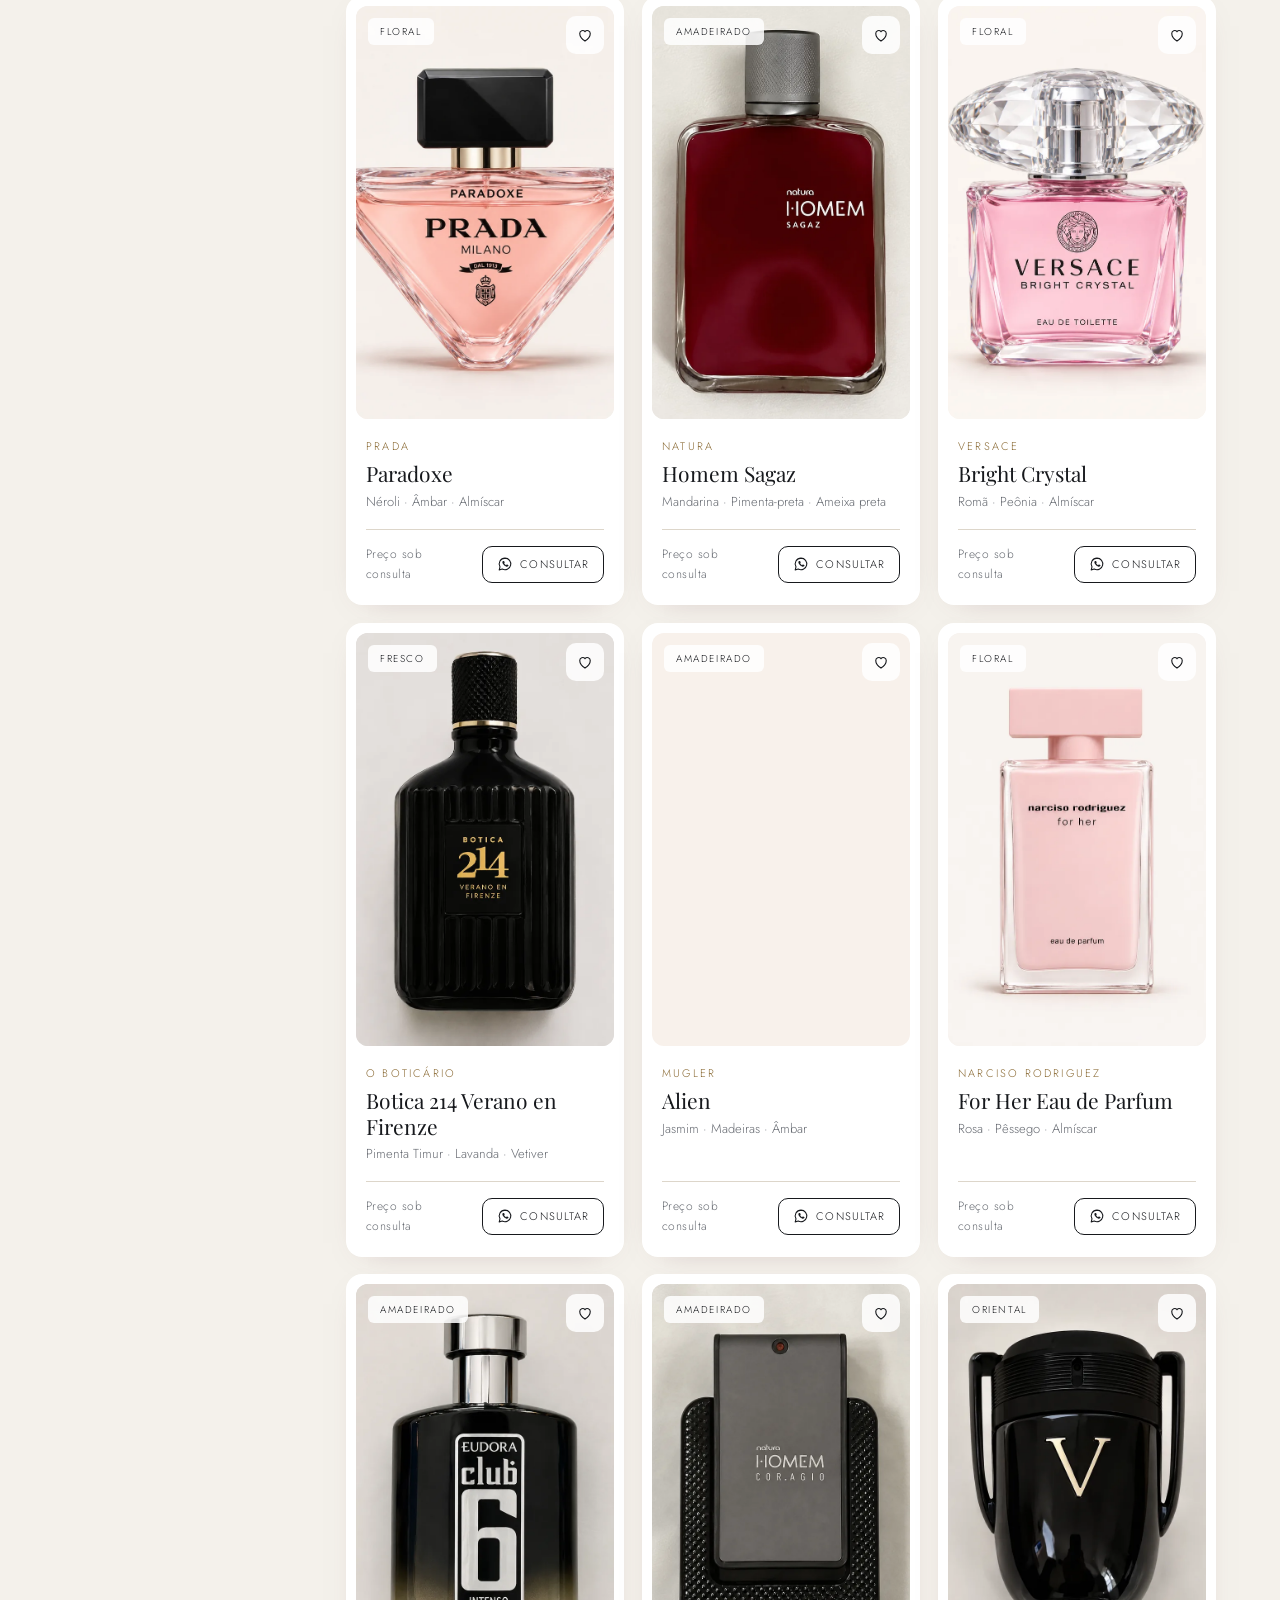
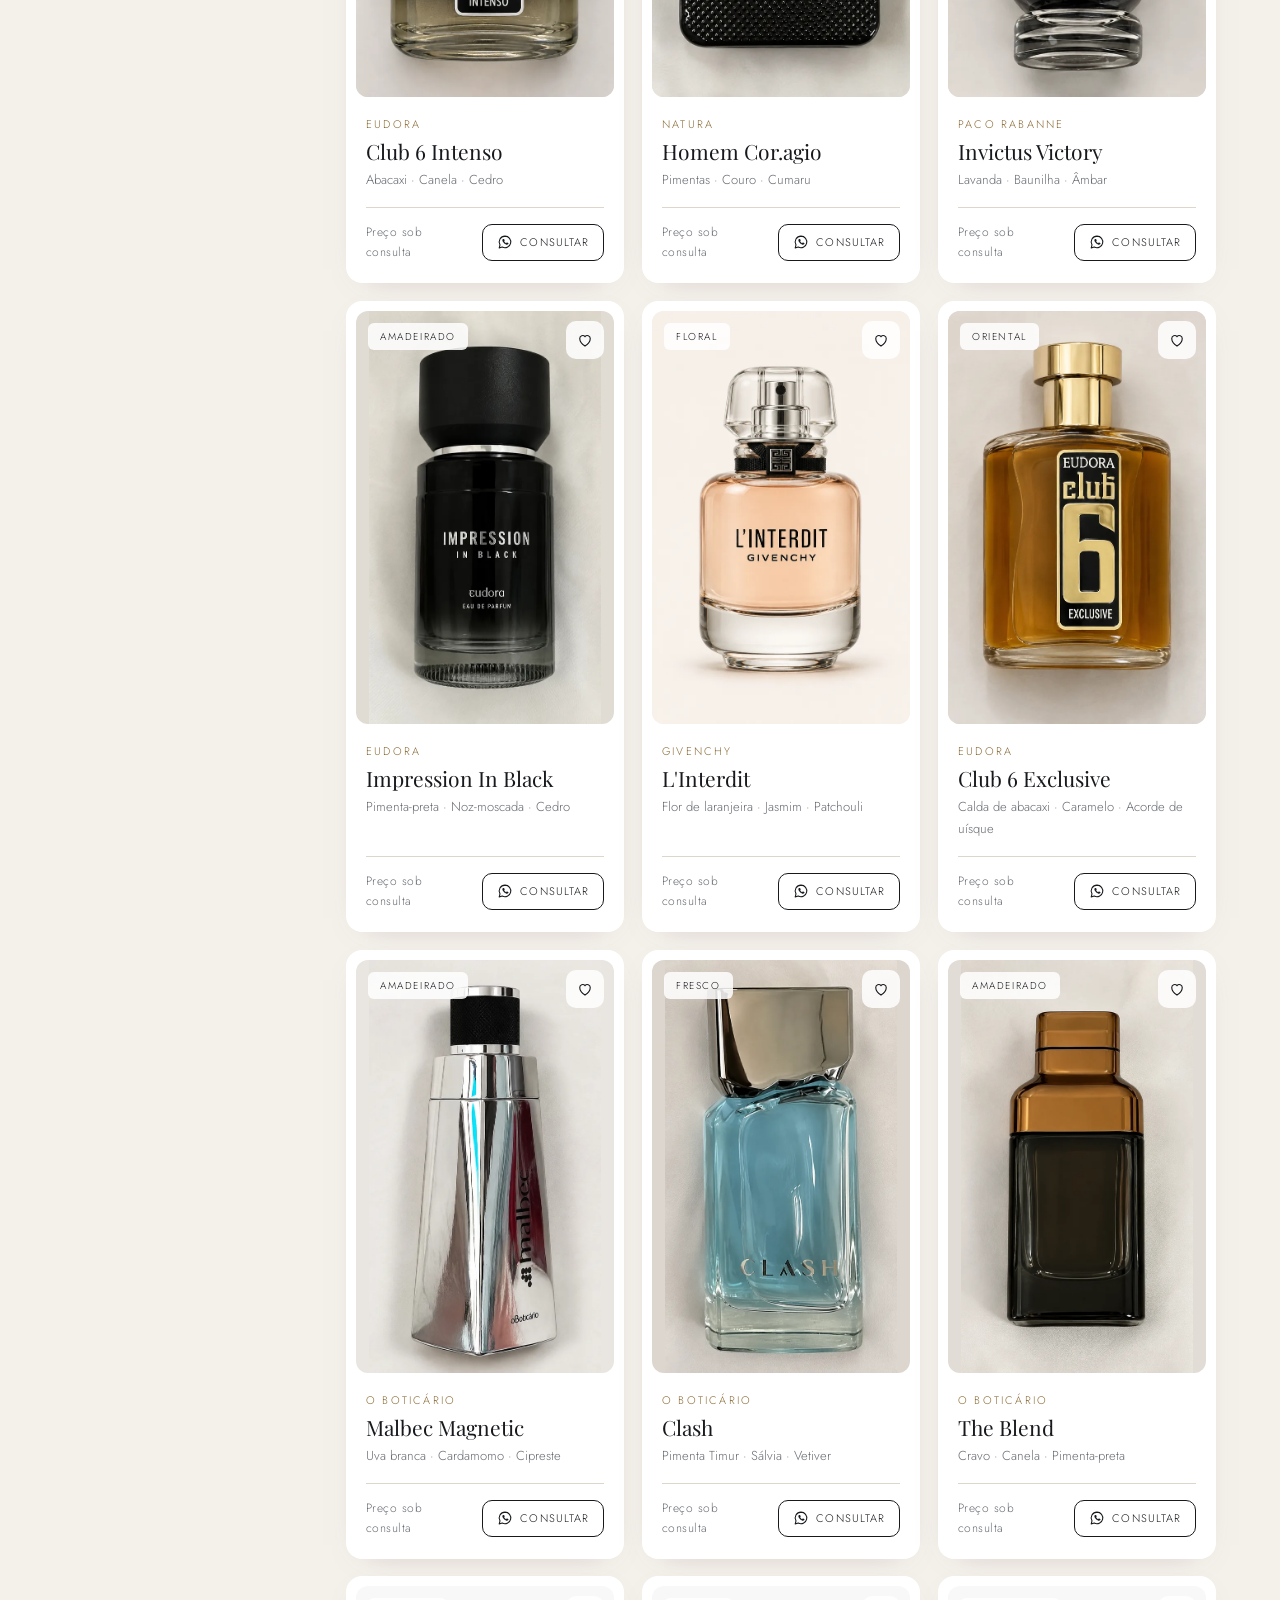
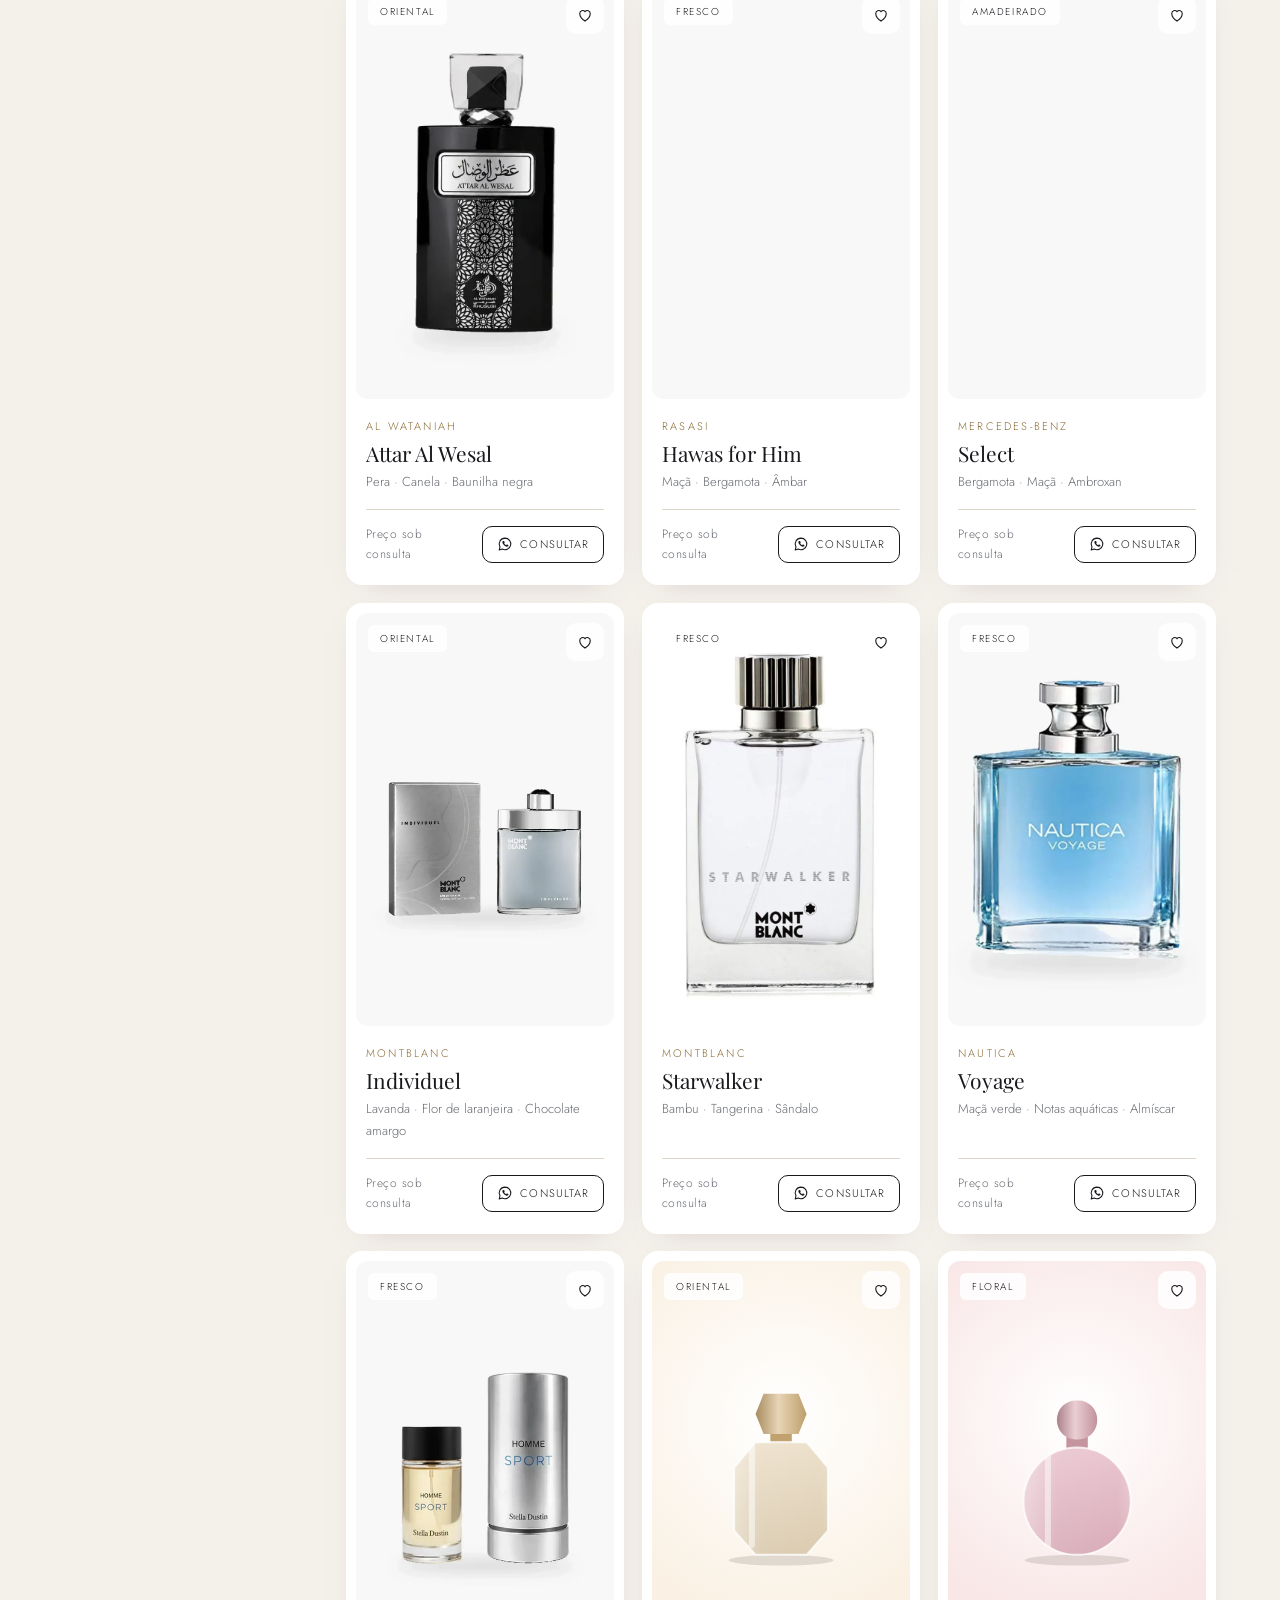
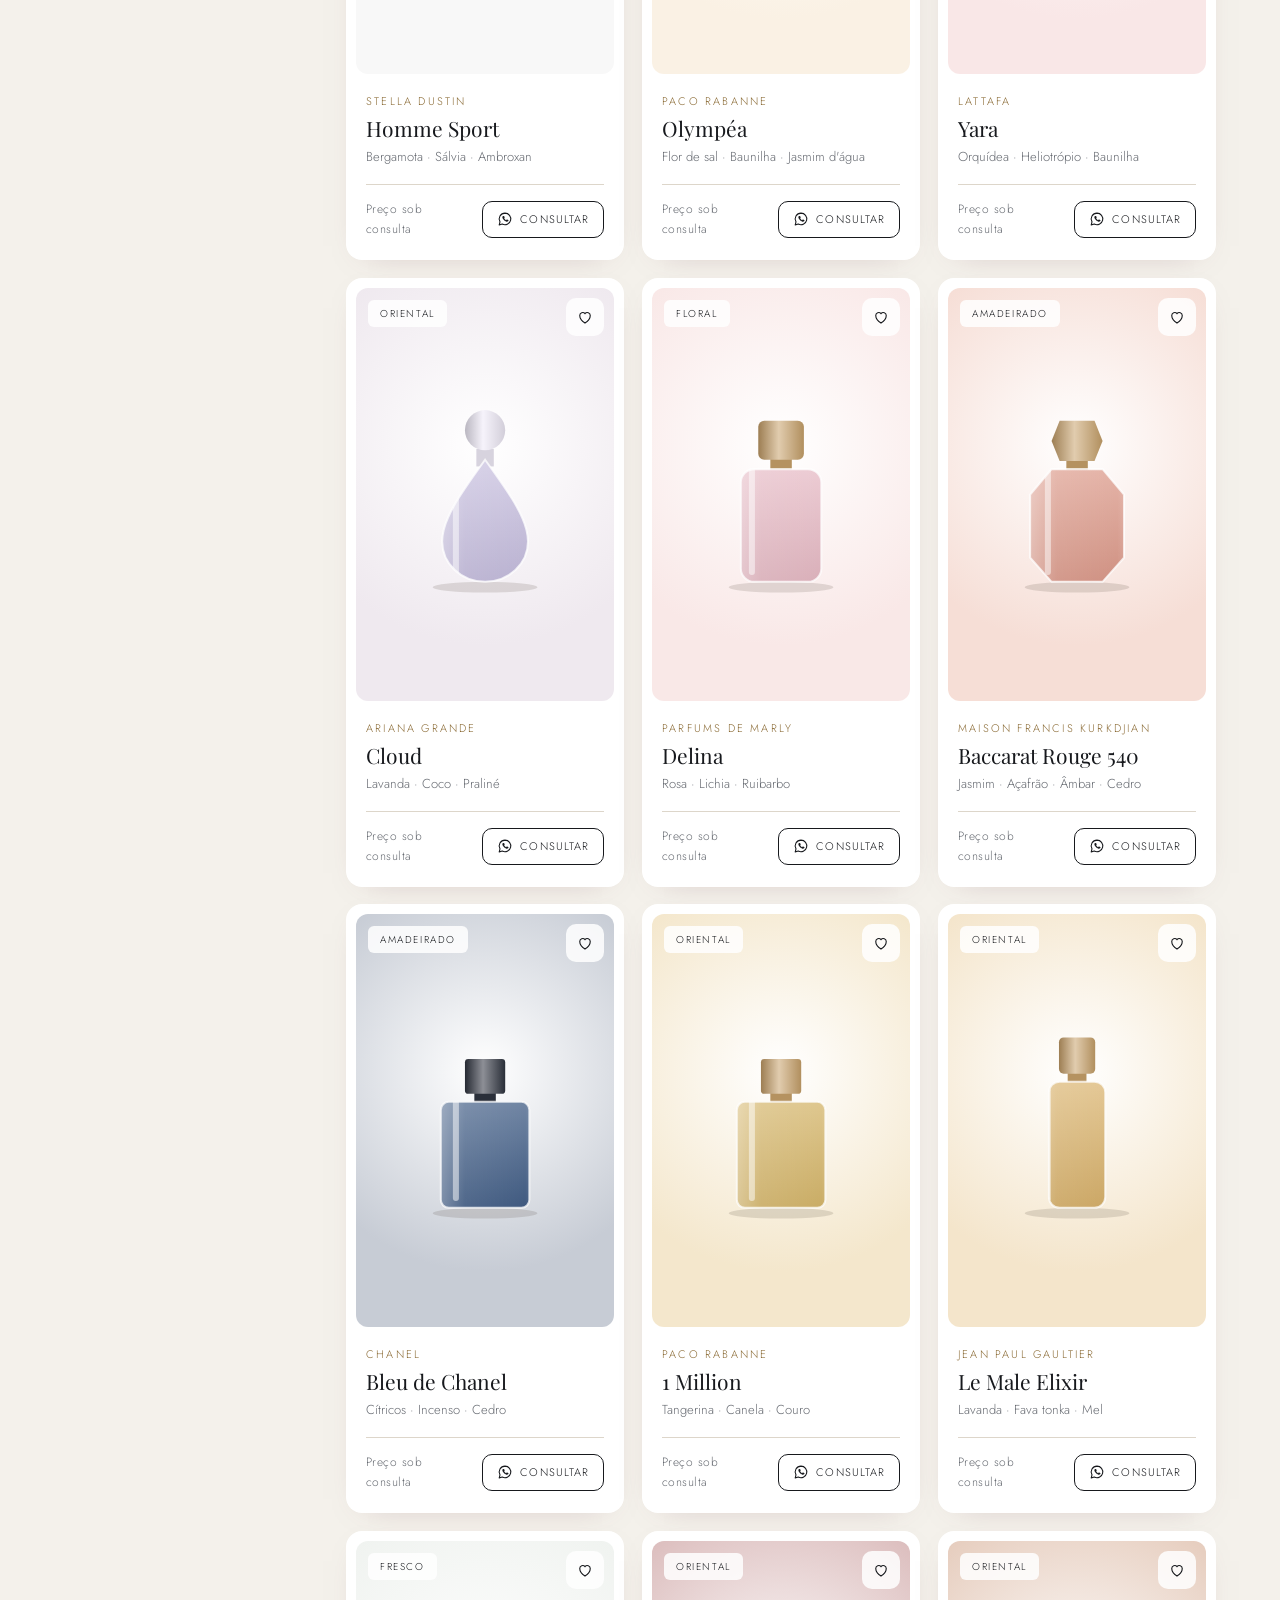
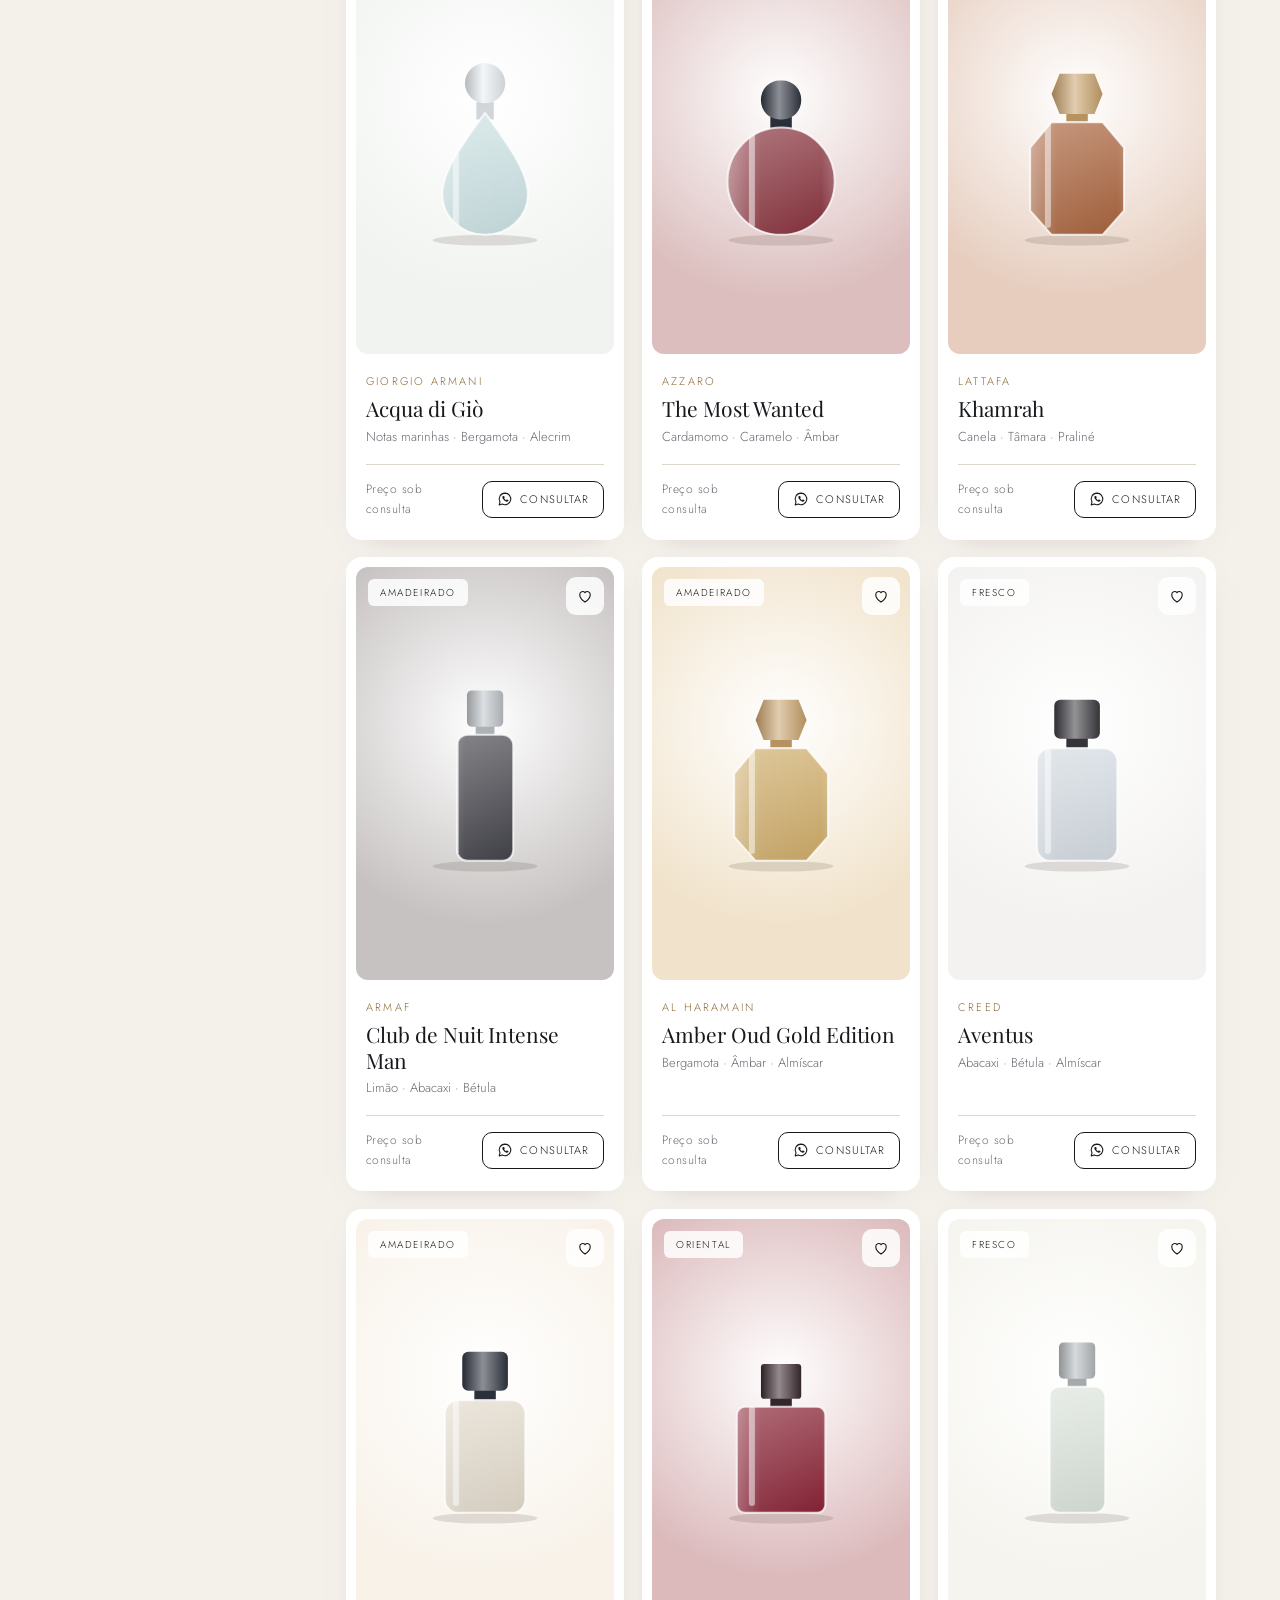
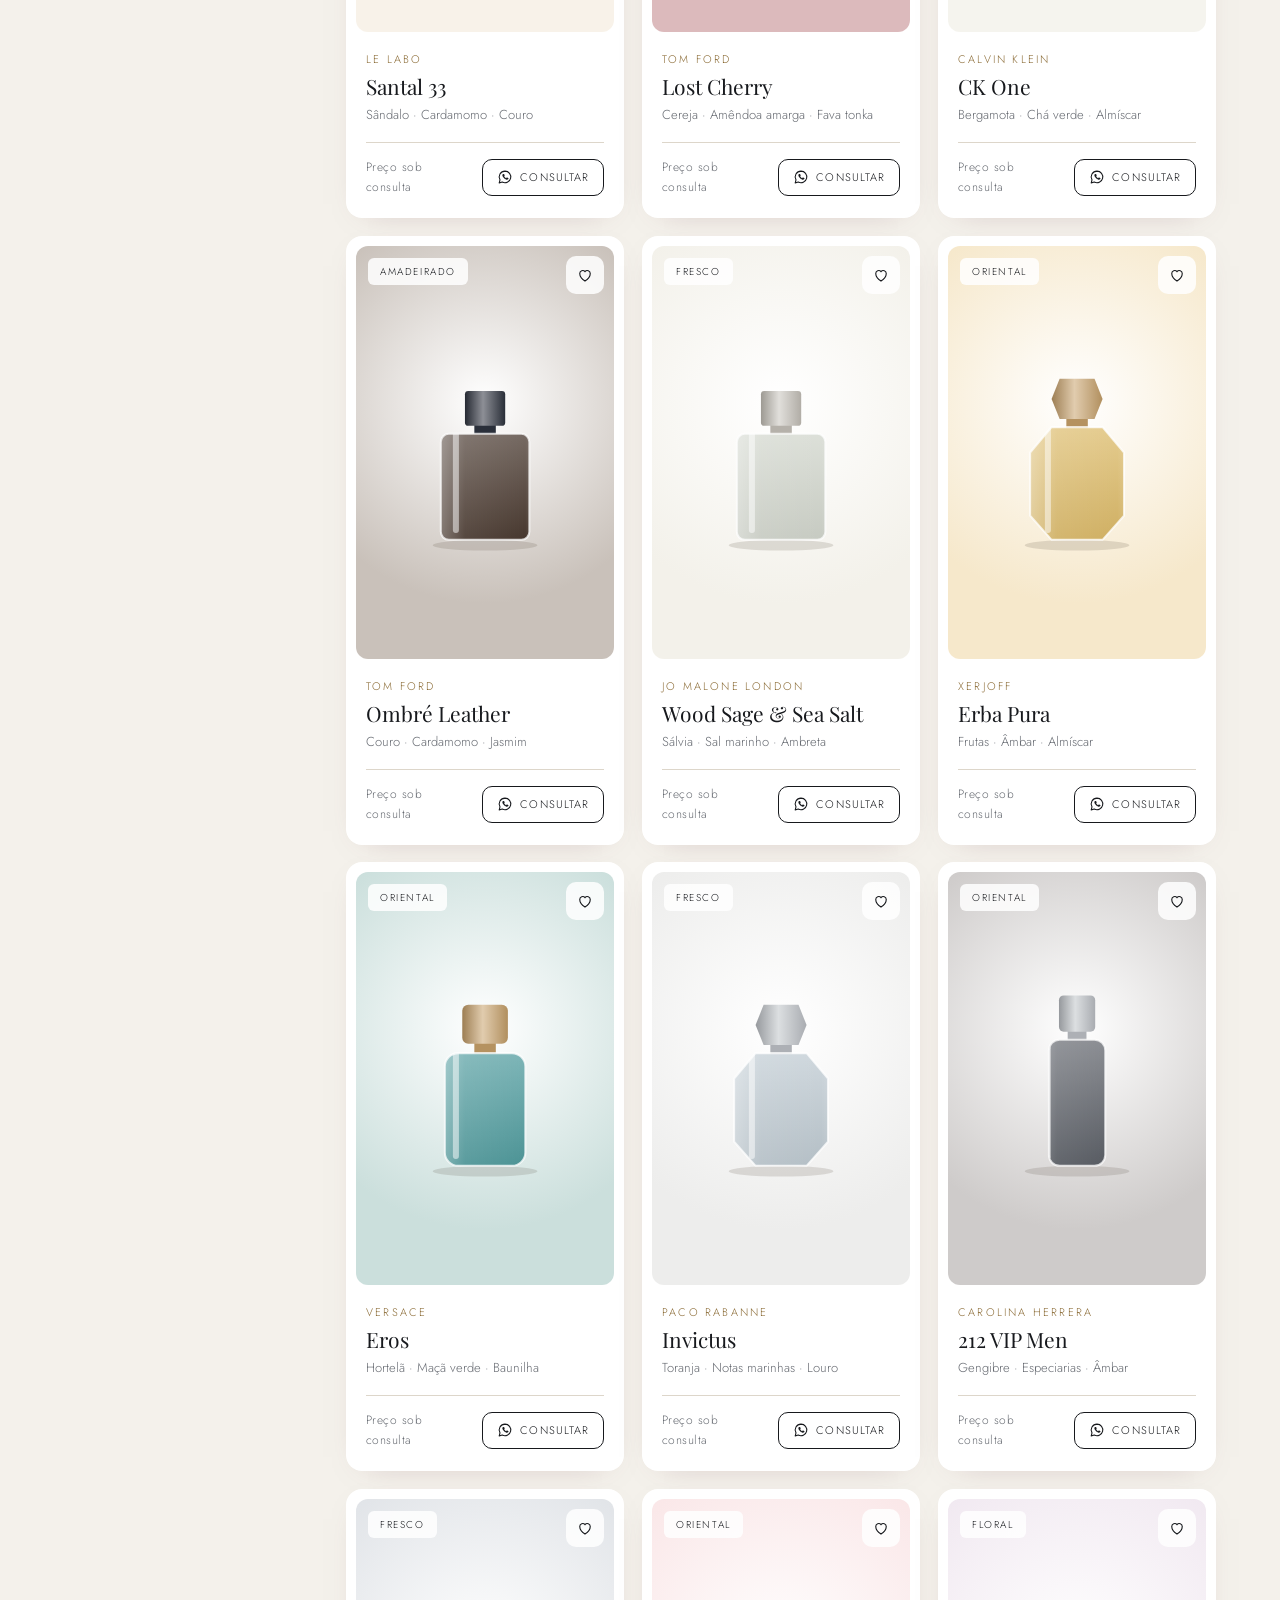
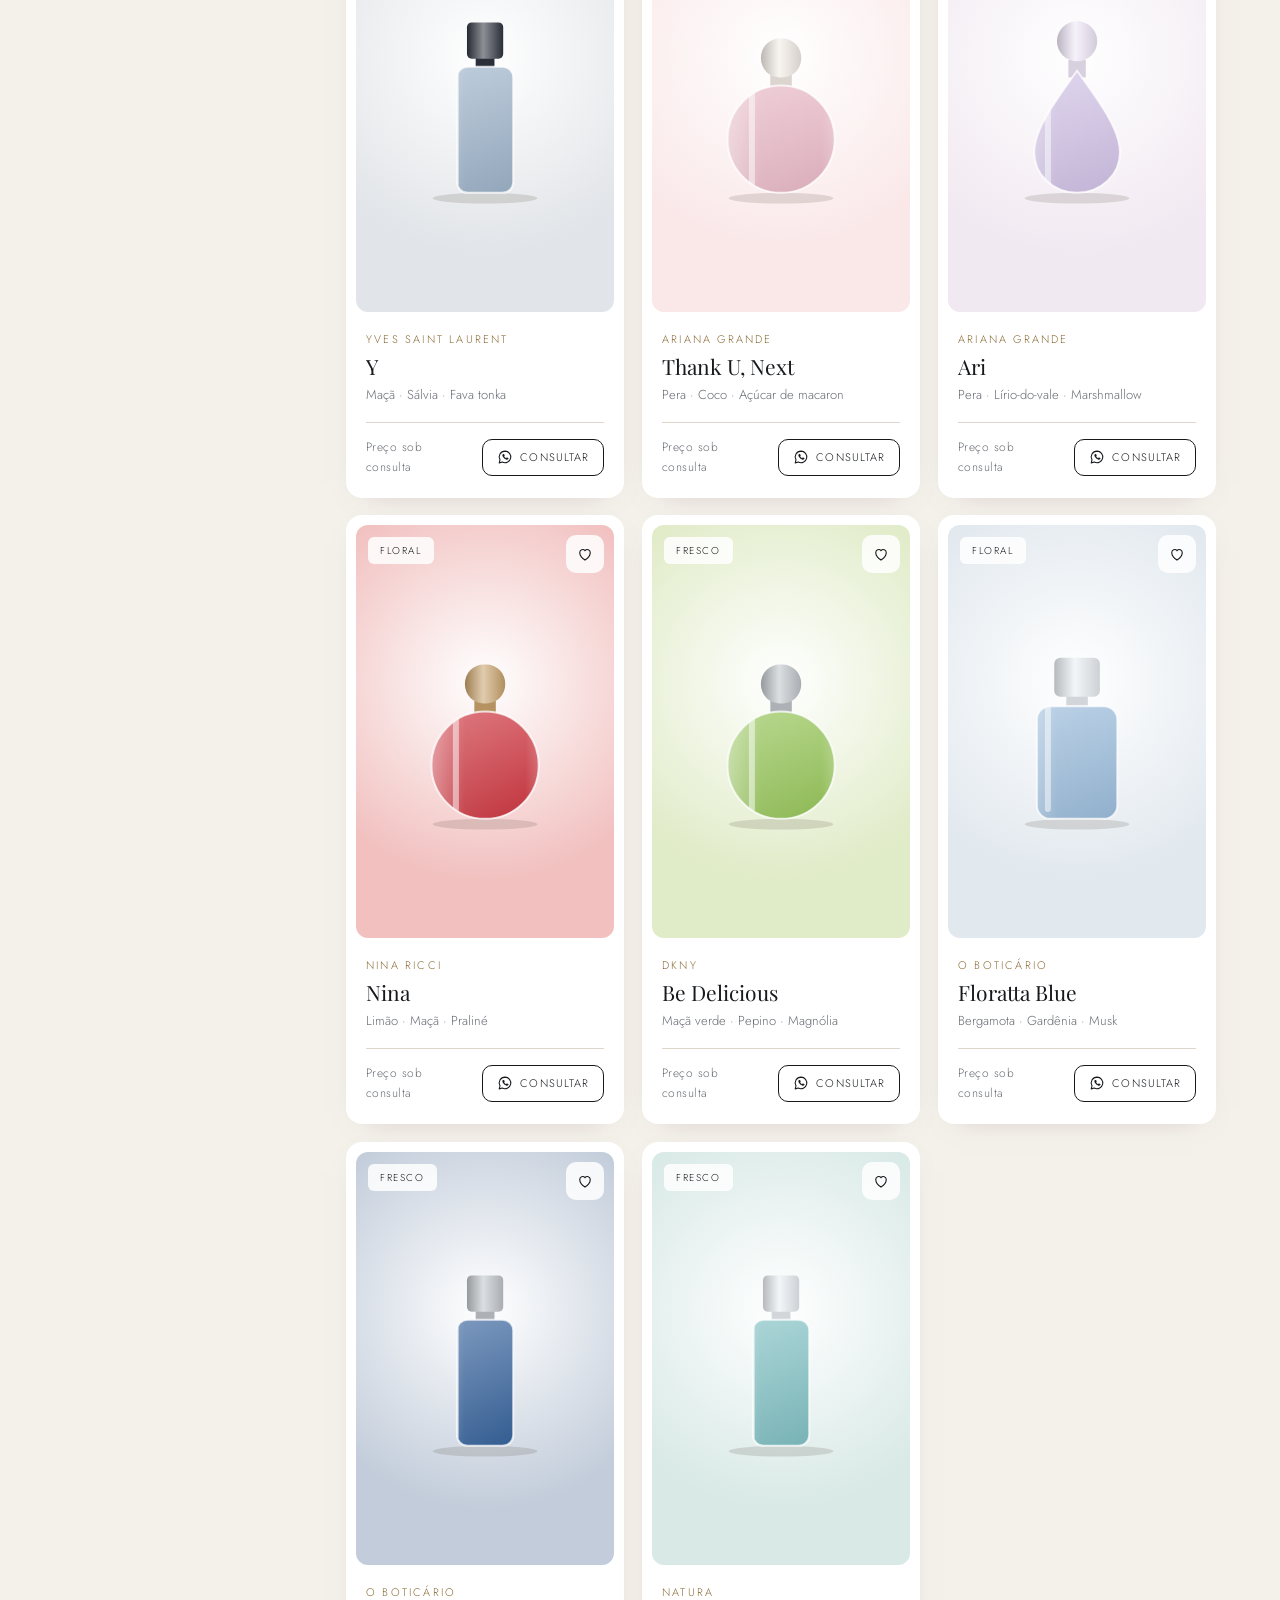
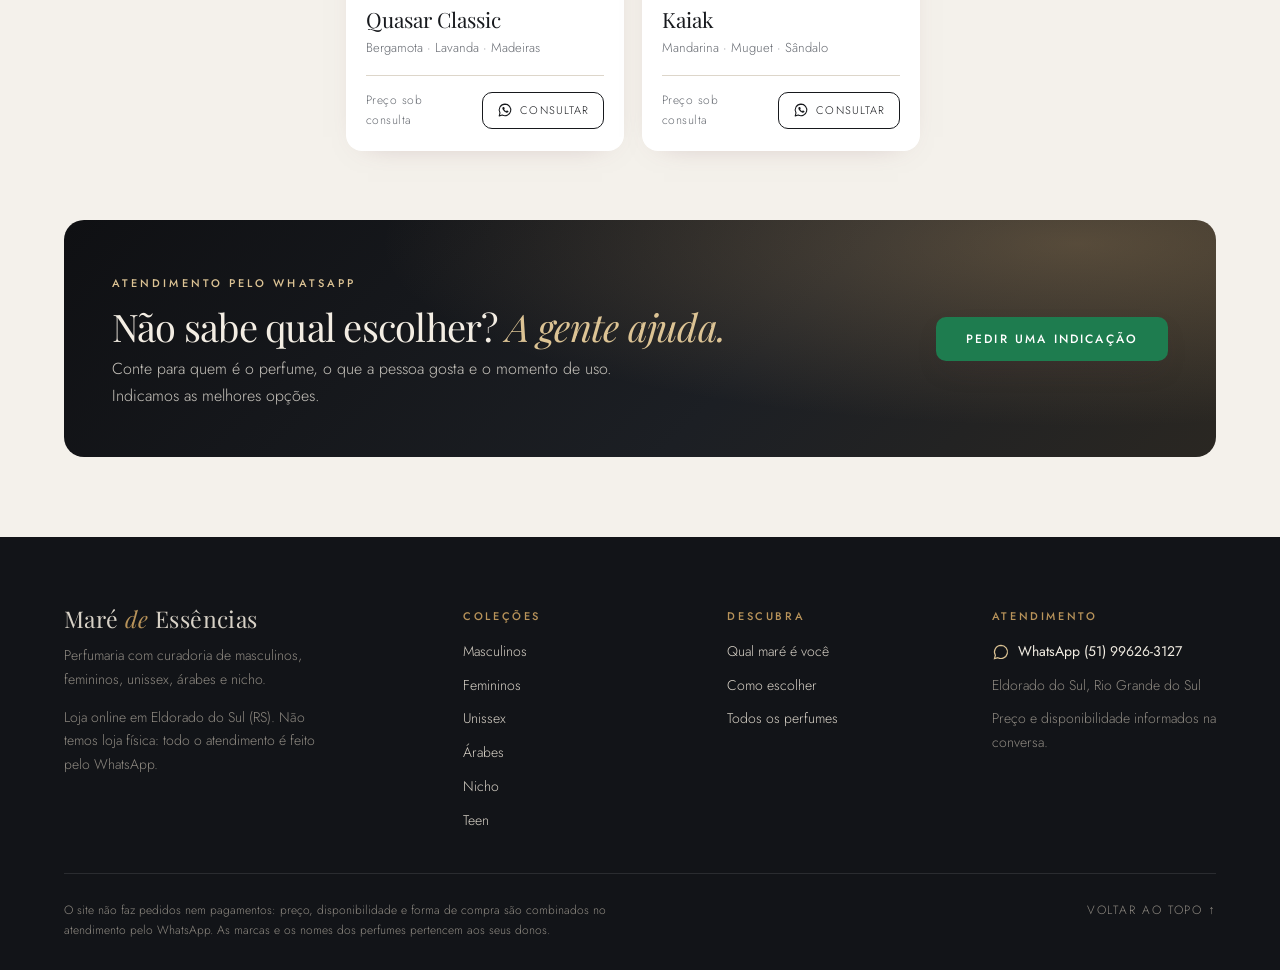
<file: catalogo.html>
<!doctype html>
<html lang="pt-BR">
<head>
<meta charset="utf-8">
<meta name="viewport" content="width=device-width,initial-scale=1">
<meta name="theme-color" content="#121418">
<meta name="description" content="Catálogo da Maré de Essências: perfumes masculinos, femininos, unissex, árabes, nicho e teen, com filtros por família, marca e concentração.">
<meta property="og:type" content="website">
<meta property="og:site_name" content="Maré de Essências">
<meta property="og:title" content="Todos os perfumes · Maré de Essências">
<meta property="og:description" content="Catálogo da Maré de Essências: perfumes masculinos, femininos, unissex, árabes, nicho e teen, com filtros por família, marca e concentração.">
<meta property="og:locale" content="pt_BR">
<title>Todos os perfumes · Maré de Essências</title>
<link rel="icon" href="assets/icone.svg" type="image/svg+xml">
<script>document.documentElement.classList.add('js')</script>
<link rel="preconnect" href="https://fonts.googleapis.com">
<link rel="preconnect" href="https://fonts.gstatic.com" crossorigin>
<link rel="stylesheet" href="https://fonts.googleapis.com/css2?family=Playfair+Display:ital,wght@0,400;0,500;0,600;1,400;1,500&family=Jost:wght@300;400;500;600&display=swap">
<link rel="stylesheet" href="css/loja.css?v=14">
<link rel="stylesheet" href="css/paginas.css?v=14">
<script src="js/produtos.js?v=14" defer></script>
<script src="js/base.js?v=14" defer></script>
<script src="js/catalogo.js?v=14" defer></script>
</head>
<body class="pg-catalogo tema-neutro">
<a class="skip" href="#principal">Ir ao conteúdo</a>

<div class="announce"><p>Loja online em Eldorado do Sul (RS) <span aria-hidden="true">·</span> Atendimento pelo WhatsApp<span class="ann-extra"> <span aria-hidden="true">·</span> Masculinos, femininos, unissex, árabes e nicho</span></p></div>

<header class="header" id="topo">
  <button class="icon-btn menu-btn" aria-label="Abrir menu" aria-expanded="false" aria-controls="nav">
    <svg viewBox="0 0 24 24" aria-hidden="true"><path d="M4 7h16M4 12h16M4 17h10"/></svg>
  </button>
  <a href="index.html" class="logo" aria-label="Maré de Essências, página inicial">
    <svg class="logo-mark" viewBox="0 0 40 40" aria-hidden="true"><path d="M6 25c5-6 9-6 14 0s9 6 14 0"/><path d="M6 31c5-6 9-6 14 0s9 6 14 0" opacity=".5"/><circle cx="20" cy="12" r="4.5"/></svg>
    <span class="logo-text"><span class="logo-name">Maré <i>de</i> Essências</span><span class="logo-sub">PERFUMARIA</span></span>
  </a>
  <nav class="nav" id="nav" aria-label="Principal">
    <a href="catalogo.html?cat=Masculino" data-nav="Masculino">Masculinos</a>
    <a href="catalogo.html?cat=Feminino" data-nav="Feminino">Femininos</a>
    <a href="catalogo.html?cat=Unissex" data-nav="Unissex">Unissex</a>
    <a href="catalogo.html?cat=Árabe" data-nav="Árabe">Árabes</a>
    <a href="catalogo.html?cat=Nicho" data-nav="Nicho">Nicho</a>
    <a href="catalogo.html?cat=Teen" data-nav="Teen">Teen</a>
    <a href="catalogo.html" data-nav="todos">Todos</a>
  </nav>
  <div class="header-actions">
    <button class="icon-btn" id="open-search" aria-label="Buscar perfumes">
      <svg viewBox="0 0 24 24" aria-hidden="true"><circle cx="11" cy="11" r="6.5"/><path d="m16 16 4 4"/></svg>
    </button>
    <a class="icon-btn head-wa" data-wa href="https://wa.me/5551996263127" aria-label="Falar no WhatsApp">
      <svg viewBox="0 0 24 24" aria-hidden="true"><path d="M12 3.2a8.7 8.7 0 0 0-7.5 13.1L3.3 20.8l4.6-1.2A8.7 8.7 0 1 0 12 3.2Z"/></svg>
    </a>
    <button class="icon-btn bag" id="bag" data-open-selection aria-label="Minha seleção, 0 perfumes">
      <svg viewBox="0 0 24 24" aria-hidden="true"><path d="M12 20s-7-4.4-7-10a4 4 0 0 1 7-2.6A4 4 0 0 1 19 10c0 5.6-7 10-7 10Z"/></svg>
      <span class="bag-count">0</span>
    </button>
  </div>
</header>

<main id="principal">
  <section class="cat-hero" aria-labelledby="cat-title">
    <div class="cat-hero-inner">
      <nav class="crumbs" aria-label="Você está em"><a href="index.html">Início</a><span aria-hidden="true">›</span><a href="catalogo.html">Perfumaria</a><span id="crumb-cat"></span></nav>
      <span class="eyebrow" id="cat-eyebrow">Catálogo completo</span>
      <h1 id="cat-title">Todos os <em>perfumes</em></h1>
      <p id="cat-intro">Clássicos importados, árabes intensos, criações de nicho e grandes nacionais. Filtre por família, marca ou concentração.</p>
      <div class="fam-chips" role="group" aria-label="Famílias olfativas">
        <button class="fam-chip" data-chip="Fresco">Frescos</button>
        <button class="fam-chip" data-chip="Floral">Florais</button>
        <button class="fam-chip" data-chip="Amadeirado">Amadeirados</button>
        <button class="fam-chip" data-chip="Oriental">Orientais</button>
      </div>
    </div>
  </section>

  <div class="col-switch" role="group" aria-label="Coleções">
    <button data-cat="">Todos</button>
    <button data-cat="Masculino">Masculinos</button>
    <button data-cat="Feminino">Femininos</button>
    <button data-cat="Unissex">Unissex</button>
    <button data-cat="Árabe">Árabes</button>
    <button data-cat="Nicho">Nicho</button>
    <button data-cat="Teen">Teen</button>
  </div>

  <div class="shop">
    <aside class="filters" id="filters" aria-label="Filtros">
      <div class="filters-head">
        <h2>Filtros</h2>
        <button class="link-btn" id="clear-filters">Limpar</button>
        <button class="icon-btn filters-close" id="close-filters" aria-label="Fechar filtros"><svg viewBox="0 0 24 24" aria-hidden="true"><path d="M6 6l12 12M18 6 6 18"/></svg></button>
      </div>
      <details open><summary>Família olfativa</summary><div class="opts" id="f-familia"></div></details>
      <details open><summary>Marca</summary><div class="opts opts-scroll" id="f-marca"></div></details>
      <details open><summary>Concentração</summary><div class="opts" id="f-conc"></div></details>
      <details><summary>Ocasião</summary><div class="opts" id="f-ocasiao"></div></details>
      <button class="btn btn-block filters-apply" id="apply-filters">Ver perfumes</button>
    </aside>

    <section class="results" aria-labelledby="res-title">
      <h2 class="sr-only" id="res-title">Resultados</h2>
      <div class="results-bar">
        <button class="btn btn-outline filters-open" id="open-filters" aria-controls="filters" aria-expanded="false">Filtrar</button>
        <label class="res-search"><span class="sr-only">Buscar no catálogo</span><input id="search" type="search" placeholder="Buscar por nome, marca ou nota" autocomplete="off"></label>
        <p class="result-count" id="result-count" role="status" aria-live="polite"></p>
        <label class="sort"><span>Ordenar por</span>
          <select id="sort"><option value="destaques">Destaques</option><option value="nome">Nome (A–Z)</option><option value="marca">Marca (A–Z)</option></select>
        </label>
      </div>
      <div class="active-filters" id="active-filters"></div>
      <div class="product-grid shop-grid" id="products"></div>
    </section>
  </div>

  <section class="help-band" aria-label="Ajuda para escolher">
    <div>
      <span class="eyebrow">Atendimento pelo WhatsApp</span>
      <h2>Não sabe qual escolher? <em>A gente ajuda.</em></h2>
      <p>Conte para quem é o perfume, o que a pessoa gosta e o momento de uso. Indicamos as melhores opções.</p>
    </div>
    <a class="btn btn-wa" data-wa href="https://wa.me/5551996263127">Pedir uma indicação</a>
  </section>
</main>

<footer class="footer">
  <div class="footer-top">
    <div class="footer-brand">
      <span class="logo-name">Maré <i>de</i> Essências</span>
      <p>Perfumaria com curadoria de masculinos, femininos, unissex, árabes e nicho.</p>
      <p class="footer-place">Loja online em Eldorado do Sul (RS). Não temos loja física: todo o atendimento é feito pelo WhatsApp.</p>
    </div>
    <div class="footer-col">
      <h3>Coleções</h3>
      <a href="catalogo.html?cat=Masculino">Masculinos</a>
      <a href="catalogo.html?cat=Feminino">Femininos</a>
      <a href="catalogo.html?cat=Unissex">Unissex</a>
      <a href="catalogo.html?cat=%C3%81rabe">Árabes</a>
      <a href="catalogo.html?cat=Nicho">Nicho</a>
      <a href="catalogo.html?cat=Teen">Teen</a>
    </div>
    <div class="footer-col">
      <h3>Descubra</h3>
      <a href="index.html#mare">Qual maré é você</a>
      <a href="index.html#guia">Como escolher</a>
      <a href="catalogo.html">Todos os perfumes</a>
    </div>
    <div class="footer-col">
      <h3>Atendimento</h3>
      <a class="footer-wa" data-wa href="https://wa.me/5551996263127"><svg viewBox="0 0 24 24" aria-hidden="true"><path d="M12 3.2a8.7 8.7 0 0 0-7.5 13.1L3.3 20.8l4.6-1.2A8.7 8.7 0 1 0 12 3.2Z"/></svg>WhatsApp (51) 99626-3127</a>
      <p>Eldorado do Sul, Rio Grande do Sul</p>
      <p>Preço e disponibilidade informados na conversa.</p>
    </div>
  </div>
  <div class="footer-bottom">
    <p>O site não faz pedidos nem pagamentos: preço, disponibilidade e forma de compra são combinados no atendimento pelo WhatsApp. As marcas e os nomes dos perfumes pertencem aos seus donos.</p>
    <a href="#topo">Voltar ao topo ↑</a>
  </div>
</footer>

<a class="wa-float" data-wa href="https://wa.me/5551996263127" aria-label="Falar com a Maré de Essências no WhatsApp">
  <svg viewBox="0 0 24 24" aria-hidden="true"><path d="M12 3.2a8.7 8.7 0 0 0-7.5 13.1L3.3 20.8l4.6-1.2A8.7 8.7 0 1 0 12 3.2Z"/><path class="wa-phone" d="M9.1 7.9c.2-.4.4-.4.7-.4h.5c.2 0 .4 0 .5.4l.7 1.7c.1.2 0 .4-.1.6l-.5.6c-.1.1-.2.3 0 .5.4.8 1.3 1.8 2.5 2.4.2.1.4.1.5-.1l.7-.8c.2-.2.3-.2.6-.1l1.6.8c.2.1.4.2.4.4 0 .4-.1 1.1-.6 1.5-.5.5-1.4.8-2.3.6-1.1-.3-2.6-.9-4-2.4-1.3-1.3-2-2.7-2.2-3.6-.2-1 .2-1.8.4-2.1Z"/></svg>
  <span>Fale com a gente</span>
</a>

<dialog id="selection" aria-labelledby="sel-title">
  <button class="icon-btn close" id="close" aria-label="Fechar"><svg viewBox="0 0 24 24" aria-hidden="true"><path d="M6 6l12 12M18 6 6 18"/></svg></button>
  <h2 id="sel-title">Minha seleção</h2>
  <p class="muted">Os perfumes que chamaram sua atenção. Envie a lista para saber preço e disponibilidade.</p>
  <div id="selected"></div>
  <a class="btn btn-wa btn-block" id="send-selection" href="https://wa.me/5551996263127" target="_blank" rel="noopener" hidden>Enviar minha seleção pelo WhatsApp</a>
  <p class="note">A seleção fica guardada só neste navegador.</p>
</dialog>

<dialog id="search-dialog" class="search-dialog" aria-label="Buscar perfumes">
  <form method="dialog" class="search-form">
    <label class="sr-only" for="quick-search">Buscar perfumes</label>
    <input id="quick-search" type="search" placeholder="Busque por nome, marca ou nota" autocomplete="off" enterkeyhint="search">
    <button class="icon-btn" type="button" onclick="this.closest('dialog').close()" aria-label="Fechar busca"><svg viewBox="0 0 24 24" aria-hidden="true"><path d="M6 6l12 12M18 6 6 18"/></svg></button>
  </form>
  <div id="quick-results" class="quick-results"></div>
</dialog>
</body>
</html>
</file>
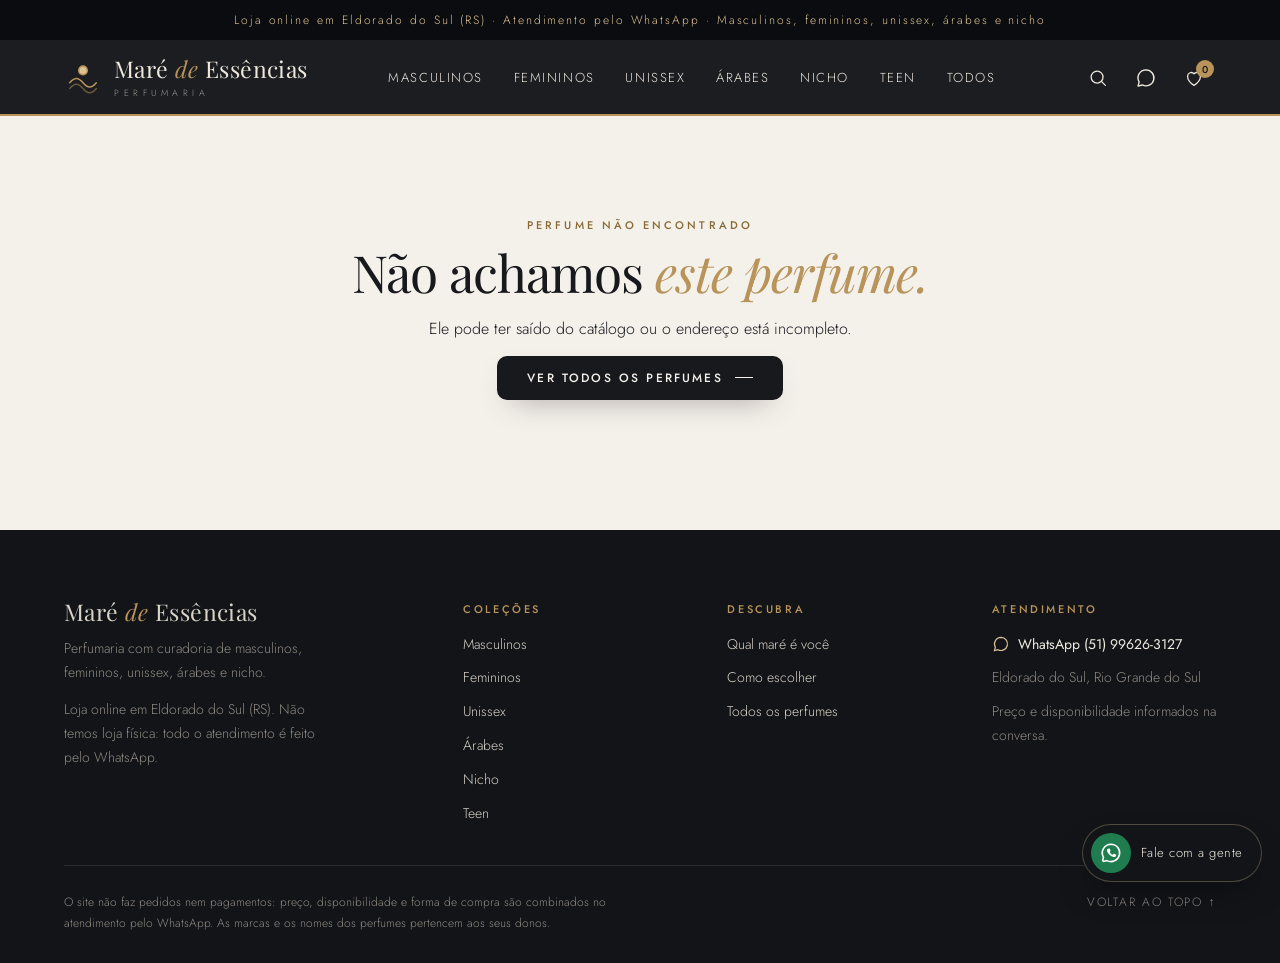
<file: perfume.html>
<!doctype html>
<html lang="pt-BR">
<head>
<meta charset="utf-8">
<meta name="viewport" content="width=device-width,initial-scale=1">
<meta name="theme-color" content="#121418">
<meta name="description" content="Ficha completa do perfume: notas, família olfativa, concentração e indicações de uso. Consulte preço e disponibilidade pelo WhatsApp.">
<meta property="og:type" content="website">
<meta property="og:site_name" content="Maré de Essências">
<meta property="og:title" content="Perfume · Maré de Essências">
<meta property="og:description" content="Ficha completa do perfume: notas, família olfativa, concentração e indicações de uso. Consulte preço e disponibilidade pelo WhatsApp.">
<meta property="og:locale" content="pt_BR">
<title>Perfume · Maré de Essências</title>
<link rel="icon" href="assets/icone.svg" type="image/svg+xml">
<script>document.documentElement.classList.add('js')</script>
<link rel="preconnect" href="https://fonts.googleapis.com">
<link rel="preconnect" href="https://fonts.gstatic.com" crossorigin>
<link rel="stylesheet" href="https://fonts.googleapis.com/css2?family=Playfair+Display:ital,wght@0,400;0,500;0,600;1,400;1,500&family=Jost:wght@300;400;500;600&display=swap">
<link rel="stylesheet" href="css/loja.css?v=14">
<link rel="stylesheet" href="css/paginas.css?v=14">
<script src="js/produtos.js?v=14" defer></script>
<script src="js/base.js?v=14" defer></script>
<script src="js/perfume.js?v=14" defer></script>
</head>
<body class="pg-perfume tema-neutro">
<a class="skip" href="#principal">Ir ao conteúdo</a>

<div class="announce"><p>Loja online em Eldorado do Sul (RS) <span aria-hidden="true">·</span> Atendimento pelo WhatsApp<span class="ann-extra"> <span aria-hidden="true">·</span> Masculinos, femininos, unissex, árabes e nicho</span></p></div>

<header class="header" id="topo">
  <button class="icon-btn menu-btn" aria-label="Abrir menu" aria-expanded="false" aria-controls="nav">
    <svg viewBox="0 0 24 24" aria-hidden="true"><path d="M4 7h16M4 12h16M4 17h10"/></svg>
  </button>
  <a href="index.html" class="logo" aria-label="Maré de Essências, página inicial">
    <svg class="logo-mark" viewBox="0 0 40 40" aria-hidden="true"><path d="M6 25c5-6 9-6 14 0s9 6 14 0"/><path d="M6 31c5-6 9-6 14 0s9 6 14 0" opacity=".5"/><circle cx="20" cy="12" r="4.5"/></svg>
    <span class="logo-text"><span class="logo-name">Maré <i>de</i> Essências</span><span class="logo-sub">PERFUMARIA</span></span>
  </a>
  <nav class="nav" id="nav" aria-label="Principal">
    <a href="catalogo.html?cat=Masculino" data-nav="Masculino">Masculinos</a>
    <a href="catalogo.html?cat=Feminino" data-nav="Feminino">Femininos</a>
    <a href="catalogo.html?cat=Unissex" data-nav="Unissex">Unissex</a>
    <a href="catalogo.html?cat=Árabe" data-nav="Árabe">Árabes</a>
    <a href="catalogo.html?cat=Nicho" data-nav="Nicho">Nicho</a>
    <a href="catalogo.html?cat=Teen" data-nav="Teen">Teen</a>
    <a href="catalogo.html" data-nav="todos">Todos</a>
  </nav>
  <div class="header-actions">
    <button class="icon-btn" id="open-search" aria-label="Buscar perfumes">
      <svg viewBox="0 0 24 24" aria-hidden="true"><circle cx="11" cy="11" r="6.5"/><path d="m16 16 4 4"/></svg>
    </button>
    <a class="icon-btn head-wa" data-wa href="https://wa.me/5551996263127" aria-label="Falar no WhatsApp">
      <svg viewBox="0 0 24 24" aria-hidden="true"><path d="M12 3.2a8.7 8.7 0 0 0-7.5 13.1L3.3 20.8l4.6-1.2A8.7 8.7 0 1 0 12 3.2Z"/></svg>
    </a>
    <button class="icon-btn bag" id="bag" data-open-selection aria-label="Minha seleção, 0 perfumes">
      <svg viewBox="0 0 24 24" aria-hidden="true"><path d="M12 20s-7-4.4-7-10a4 4 0 0 1 7-2.6A4 4 0 0 1 19 10c0 5.6-7 10-7 10Z"/></svg>
      <span class="bag-count">0</span>
    </button>
  </div>
</header>

<main id="principal">
  <div class="pdp" id="pdp">
    <noscript><p class="empty">Ative o JavaScript para ver a ficha do perfume ou fale com a gente pelo WhatsApp: (51) 99626-3127.</p></noscript>
  </div>
  <section class="section related" id="related" aria-labelledby="rel-title" hidden>
    <header class="section-head">
      <span class="eyebrow">Na mesma maré</span>
      <h2 id="rel-title">Você também <em>pode gostar</em></h2>
    </header>
    <div class="product-grid" id="related-grid"></div>
  </section>
</main>

<footer class="footer">
  <div class="footer-top">
    <div class="footer-brand">
      <span class="logo-name">Maré <i>de</i> Essências</span>
      <p>Perfumaria com curadoria de masculinos, femininos, unissex, árabes e nicho.</p>
      <p class="footer-place">Loja online em Eldorado do Sul (RS). Não temos loja física: todo o atendimento é feito pelo WhatsApp.</p>
    </div>
    <div class="footer-col">
      <h3>Coleções</h3>
      <a href="catalogo.html?cat=Masculino">Masculinos</a>
      <a href="catalogo.html?cat=Feminino">Femininos</a>
      <a href="catalogo.html?cat=Unissex">Unissex</a>
      <a href="catalogo.html?cat=%C3%81rabe">Árabes</a>
      <a href="catalogo.html?cat=Nicho">Nicho</a>
      <a href="catalogo.html?cat=Teen">Teen</a>
    </div>
    <div class="footer-col">
      <h3>Descubra</h3>
      <a href="index.html#mare">Qual maré é você</a>
      <a href="index.html#guia">Como escolher</a>
      <a href="catalogo.html">Todos os perfumes</a>
    </div>
    <div class="footer-col">
      <h3>Atendimento</h3>
      <a class="footer-wa" data-wa href="https://wa.me/5551996263127"><svg viewBox="0 0 24 24" aria-hidden="true"><path d="M12 3.2a8.7 8.7 0 0 0-7.5 13.1L3.3 20.8l4.6-1.2A8.7 8.7 0 1 0 12 3.2Z"/></svg>WhatsApp (51) 99626-3127</a>
      <p>Eldorado do Sul, Rio Grande do Sul</p>
      <p>Preço e disponibilidade informados na conversa.</p>
    </div>
  </div>
  <div class="footer-bottom">
    <p>O site não faz pedidos nem pagamentos: preço, disponibilidade e forma de compra são combinados no atendimento pelo WhatsApp. As marcas e os nomes dos perfumes pertencem aos seus donos.</p>
    <a href="#topo">Voltar ao topo ↑</a>
  </div>
</footer>

<a class="wa-float" data-wa href="https://wa.me/5551996263127" aria-label="Falar com a Maré de Essências no WhatsApp">
  <svg viewBox="0 0 24 24" aria-hidden="true"><path d="M12 3.2a8.7 8.7 0 0 0-7.5 13.1L3.3 20.8l4.6-1.2A8.7 8.7 0 1 0 12 3.2Z"/><path class="wa-phone" d="M9.1 7.9c.2-.4.4-.4.7-.4h.5c.2 0 .4 0 .5.4l.7 1.7c.1.2 0 .4-.1.6l-.5.6c-.1.1-.2.3 0 .5.4.8 1.3 1.8 2.5 2.4.2.1.4.1.5-.1l.7-.8c.2-.2.3-.2.6-.1l1.6.8c.2.1.4.2.4.4 0 .4-.1 1.1-.6 1.5-.5.5-1.4.8-2.3.6-1.1-.3-2.6-.9-4-2.4-1.3-1.3-2-2.7-2.2-3.6-.2-1 .2-1.8.4-2.1Z"/></svg>
  <span>Fale com a gente</span>
</a>

<dialog id="selection" aria-labelledby="sel-title">
  <button class="icon-btn close" id="close" aria-label="Fechar"><svg viewBox="0 0 24 24" aria-hidden="true"><path d="M6 6l12 12M18 6 6 18"/></svg></button>
  <h2 id="sel-title">Minha seleção</h2>
  <p class="muted">Os perfumes que chamaram sua atenção. Envie a lista para saber preço e disponibilidade.</p>
  <div id="selected"></div>
  <a class="btn btn-wa btn-block" id="send-selection" href="https://wa.me/5551996263127" target="_blank" rel="noopener" hidden>Enviar minha seleção pelo WhatsApp</a>
  <p class="note">A seleção fica guardada só neste navegador.</p>
</dialog>

<dialog id="search-dialog" class="search-dialog" aria-label="Buscar perfumes">
  <form method="dialog" class="search-form">
    <label class="sr-only" for="quick-search">Buscar perfumes</label>
    <input id="quick-search" type="search" placeholder="Busque por nome, marca ou nota" autocomplete="off" enterkeyhint="search">
    <button class="icon-btn" type="button" onclick="this.closest('dialog').close()" aria-label="Fechar busca"><svg viewBox="0 0 24 24" aria-hidden="true"><path d="M6 6l12 12M18 6 6 18"/></svg></button>
  </form>
  <div id="quick-results" class="quick-results"></div>
</dialog>
</body>
</html>
</file>
<file: css/loja.css>
/* Maré de Essências: identidade creme, nude, rosé e dourado. Formas arredondadas e arcos. */
:root {
  --cream: #f4f1eb;
  --pearl: #ebe6dd;
  --blush: #e2dccf;
  --nude: #d3c9b8;
  --rose: #c7a56f;
  --rose-deep: #9a7440;
  --mauve: #1e2b3a;
  --gold: #b8935a;
  --gold-soft: #dcc394;
  --ink: #17191d;
  --muted: #676b72;
  --line: #ddd6ca;
  --sea: #6f9aa6;
  --night: #121418;
  --night-2: #1c1f24;
  --radius: 16px;
  --shadow: 0 18px 50px -24px rgba(18, 20, 24, .45);
  --ease: cubic-bezier(.22, .7, .2, 1);
  --display: 'Playfair Display', Georgia, 'Times New Roman', serif;
  --body: 'Jost', 'Segoe UI', sans-serif;
}

* { box-sizing: border-box; }
html { scroll-behavior: smooth; scroll-padding-top: 90px; }
body { margin: 0; background: var(--cream); color: var(--ink); font: 300 16px/1.7 var(--body); -webkit-font-smoothing: antialiased; overflow-x: hidden; }
img, svg { display: block; max-width: 100%; }
a { color: inherit; text-decoration: none; }
button, input, select { font: inherit; color: inherit; }
button { cursor: pointer; }
h1, h2, h3, h4, p { margin: 0; }
h1, h2 { font-family: var(--display); font-weight: 400; line-height: 1.08; letter-spacing: -.02em; }
h1 em, h2 em { font-style: italic; color: var(--rose-deep); }
:focus-visible { outline: 2px solid var(--rose-deep); outline-offset: 3px; border-radius: 8px; }
.skip { position: absolute; left: 12px; top: -80px; z-index: 200; background: var(--ink); color: #fff; padding: 10px 18px; border-radius: 99px; }
.skip:focus { top: 12px; }
.sr-only { position: absolute; width: 1px; height: 1px; overflow: hidden; clip: rect(0 0 0 0); white-space: nowrap; }
.eyebrow { display: inline-block; font: 500 11px/1 var(--body); letter-spacing: .28em; text-transform: uppercase; color: var(--gold); }
.muted { color: var(--muted); }
.center { text-align: center; margin-top: 44px; }

/* Botões */
.btn {
  display: inline-flex; align-items: center; gap: 12px; padding: 16px 30px; border-radius: 99px; border: 0;
  background: var(--ink); color: var(--cream); font: 500 12px/1 var(--body); letter-spacing: .18em; text-transform: uppercase;
  transition: transform .4s var(--ease), background .4s, box-shadow .4s; box-shadow: 0 12px 30px -16px rgba(61, 42, 48, .7);
}
.btn::after { content: ''; width: 18px; height: 1px; background: currentColor; transition: width .4s var(--ease); }
.btn:hover { background: var(--rose-deep); transform: translateY(-2px); }
.btn:hover::after { width: 28px; }
.btn-outline { background: transparent; color: var(--ink); border: 1px solid var(--ink); box-shadow: none; }
.btn-outline:hover { background: var(--ink); color: var(--cream); }
.btn-light { background: var(--cream); color: var(--ink); }
.btn-light:hover { background: #fff; color: var(--rose-deep); }
.link-btn { background: none; border: 0; padding: 4px 0; font: 500 12px var(--body); letter-spacing: .14em; text-transform: uppercase; color: var(--rose-deep); border-bottom: 1px solid currentColor; display: inline-flex; align-items: center; gap: 6px; }
.icon-btn { width: 44px; height: 44px; display: inline-grid; place-items: center; background: none; border: 0; border-radius: 50%; transition: background .3s; position: relative; }
.icon-btn:hover { background: var(--blush); }
.icon-btn svg, .round-btn svg { width: 22px; height: 22px; fill: none; stroke: currentColor; stroke-width: 1.4; stroke-linecap: round; stroke-linejoin: round; }
.round-btn { width: 48px; height: 48px; border-radius: 50%; display: grid; place-items: center; border: 1px solid var(--line); background: rgba(251, 246, 241, .85); backdrop-filter: blur(6px); transition: all .3s var(--ease); }
.round-btn:hover { background: var(--ink); color: var(--cream); border-color: var(--ink); }

/* Faixa de avisos */
.announce { background: var(--mauve); color: #f7e9e4; overflow: hidden; font-size: 12px; letter-spacing: .14em; }
.announce-track { display: flex; gap: 36px; width: max-content; padding: 10px 0; animation: marquee 38s linear infinite; }
.announce-track span { white-space: nowrap; }
@keyframes marquee { to { transform: translateX(-50%); } }

/* Cabeçalho */
.header {
  position: sticky; top: 0; z-index: 50; display: grid; grid-template-columns: auto 1fr auto; align-items: center; gap: 24px;
  padding: 16px 5%; background: rgba(251, 246, 241, .92); backdrop-filter: blur(12px); transition: padding .4s var(--ease), box-shadow .4s;
}
.header.scrolled { padding-block: 10px; box-shadow: 0 10px 30px -22px rgba(124, 74, 87, .5); }
.menu-btn { display: none; }
.logo { display: flex; align-items: center; gap: 12px; }
.logo-mark { width: 38px; height: 38px; fill: none; stroke: var(--gold); stroke-width: 1.6; stroke-linecap: round; }
.logo-mark circle { fill: var(--gold-soft); stroke: var(--gold); }
.logo-name { font: 400 23px/1 var(--display); letter-spacing: .02em; display: block; }
.logo-name i { color: var(--rose-deep); font-weight: 400; }
.logo-sub { display: block; font-size: 9px; letter-spacing: .5em; color: var(--muted); margin-top: 5px; }
.nav { display: flex; justify-content: center; gap: clamp(16px, 2.4vw, 36px); font-size: 13px; letter-spacing: .12em; text-transform: uppercase; }
.nav a { position: relative; padding: 6px 0; }
.nav a::after { content: ''; position: absolute; left: 50%; right: 50%; bottom: 0; height: 1px; background: var(--rose-deep); transition: all .35s var(--ease); }
.nav a:hover::after { left: 0; right: 0; }
.header-actions { display: flex; gap: 4px; }
.bag-count { position: absolute; top: 4px; right: 2px; min-width: 18px; height: 18px; border-radius: 99px; background: var(--rose-deep); color: #fff; font-size: 10px; display: grid; place-items: center; padding: 0 4px; font-weight: 500; }
.bag.pop .bag-count { animation: pop .45s var(--ease); }
@keyframes pop { 50% { transform: scale(1.4); } }

/* ---------- Banner principal ---------- */
.hero { position: relative; margin: 10px 2.5% 0; border-radius: 36px; overflow: hidden; min-height: min(640px, 82vh); background: var(--blush); transition: background 1s var(--ease); }
.hero[data-theme="rose"] { background: radial-gradient(120% 90% at 80% 40%, #f7dcd6 0%, #efcfc7 40%, #e3b8b4 100%); }
.hero[data-theme="amber"] { background: radial-gradient(120% 90% at 80% 40%, #f5dfc0 0%, #e7c398 45%, #c99566 100%); }
.hero[data-theme="pearl"] { background: radial-gradient(120% 90% at 80% 40%, #eef4f1 0%, #dcebe8 45%, #c7dedb 100%); }
.hero-slides { position: relative; min-height: inherit; }
.slide { position: absolute; inset: 0; display: grid; grid-template-columns: 1fr 1fr; align-items: center; padding: 60px 7% 90px; opacity: 0; visibility: hidden; transition: opacity .9s var(--ease), visibility .9s; }
.slide.is-current { opacity: 1; visibility: visible; position: relative; min-height: min(640px, 82vh); }
.slide-copy { max-width: 520px; position: relative; z-index: 2; }
.slide-copy > * { opacity: 0; transform: translateY(18px); transition: opacity .8s var(--ease), transform .8s var(--ease); }
.slide.is-current .slide-copy > * { opacity: 1; transform: none; }
.slide.is-current .slide-copy > :nth-child(2) { transition-delay: .1s; }
.slide.is-current .slide-copy > :nth-child(3) { transition-delay: .2s; }
.slide.is-current .slide-copy > :nth-child(4) { transition-delay: .3s; }
.hero h1, .slide-title { font-size: clamp(48px, 6.4vw, 96px); margin: 22px 0 22px; }
.slide-copy p { max-width: 400px; color: #5d464c; font-size: 17px; margin-bottom: 34px; }
.slide[data-theme="amber"] .eyebrow { color: #8a5a2e; }
.slide[data-theme="amber"] h2 em { color: #8a4b2a; }
.slide[data-theme="pearl"] h2 em { color: #3f8b8a; }
.slide[data-theme="pearl"] .eyebrow { color: #4f8f8c; }

.slide-art { position: relative; height: 100%; min-height: 460px; }
.halo { position: absolute; left: 50%; top: 46%; width: 70%; aspect-ratio: 1; transform: translate(-50%, -50%); border-radius: 50%; background: radial-gradient(circle, rgba(255, 255, 255, .85), rgba(255, 255, 255, 0) 68%); }
.silk { position: absolute; left: -20%; right: -20%; height: 46%; border-radius: 50%; border-top: 1px solid rgba(255, 255, 255, .7); background: linear-gradient(180deg, rgba(255, 255, 255, .35), rgba(255, 255, 255, 0) 60%); animation: silk 12s ease-in-out infinite; }
.silk-a { bottom: -6%; transform: rotate(-6deg); }
.silk-b { bottom: -16%; transform: rotate(4deg); animation-delay: -6s; opacity: .7; }
@keyframes silk { 50% { translate: 0 -14px; rotate: 2deg; } }
.pedestal { position: absolute; left: 50%; bottom: 13%; width: 62%; height: 34px; transform: translateX(-50%); border-radius: 50%; background: linear-gradient(180deg, rgba(255, 255, 255, .8), rgba(255, 255, 255, .2)); box-shadow: 0 24px 40px -18px rgba(90, 50, 55, .4); }
.hero-bottle { position: absolute; bottom: 15%; transition: transform 1.2s var(--ease), opacity 1.2s; }
.hero-bottle.front { left: 50%; width: min(250px, 36%); transform: translate(-36%, 30px); opacity: 0; }
.hero-bottle.back { left: 50%; width: min(170px, 24%); transform: translate(-130%, 40px) ; opacity: 0; filter: saturate(.85); }
.slide.is-current .hero-bottle.front { transform: translate(-36%, 0); opacity: 1; animation: float 7s ease-in-out 1.2s infinite; }
.slide.is-current .hero-bottle.back { transform: translate(-130%, -6px); opacity: .92; transition-delay: .15s; }
@keyframes float { 50% { translate: 0 -10px; } }
.sparkle { position: absolute; left: var(--x); top: var(--y); width: 14px; height: 14px; background: #fff; clip-path: polygon(50% 0, 60% 40%, 100% 50%, 60% 60%, 50% 100%, 40% 60%, 0 50%, 40% 40%); animation: twinkle 3.6s ease-in-out infinite; animation-delay: var(--dl, 0s); }
@keyframes twinkle { 0%, 100% { opacity: .2; transform: scale(.6); } 50% { opacity: 1; transform: scale(1); } }
.hero-caption { position: absolute; right: 6%; bottom: 7%; font: italic 18px var(--display); color: rgba(61, 42, 48, .7); }
.hero-caption i { color: var(--gold); }

.hero-controls { position: absolute; left: 7%; bottom: 28px; display: flex; align-items: center; gap: 16px; z-index: 3; }
.hero-dots { display: flex; gap: 8px; }
.hero-dots button { width: 10px; height: 10px; padding: 0; border-radius: 99px; border: 0; background: rgba(61, 42, 48, .25); transition: width .5s var(--ease), background .5s; }
.hero-dots button[aria-selected="true"] { width: 34px; background: var(--ink); }

/* ---------- Seções ---------- */
.section { padding: clamp(80px, 10vw, 130px) 5%; }
.section-head { text-align: center; max-width: 640px; margin: 0 auto 54px; }
.section-head h2 { font-size: clamp(36px, 4.4vw, 58px); margin: 16px 0 14px; }
.section-head p { color: var(--muted); }
.section-head::after { content: ''; display: block; width: 64px; height: 12px; margin: 22px auto 0; background: no-repeat center / contain url("data:image/svg+xml,%3Csvg xmlns='http://www.w3.org/2000/svg' viewBox='0 0 64 12'%3E%3Cpath d='M2 6c6-5 10-5 15 0s9 5 15 0 9-5 15 0 9 5 15 0' fill='none' stroke='%23c39a5f' stroke-width='1.2'/%3E%3C/svg%3E"); }

/* Famílias em arcos */
.family-grid { display: grid; grid-template-columns: repeat(4, 1fr); gap: clamp(14px, 2vw, 28px); max-width: 1240px; margin: auto; }
.family { text-align: center; display: grid; gap: 6px; }
.family-arch { display: block; aspect-ratio: 3 / 4; border-radius: 999px 999px 28px 28px; overflow: hidden; margin-bottom: 14px; transition: transform .6s var(--ease), box-shadow .6s; box-shadow: var(--shadow); }
.family:hover .family-arch { transform: translateY(-8px); box-shadow: 0 30px 60px -28px rgba(124, 74, 87, .55); }
.family-arch svg { width: 100%; height: 100%; transition: transform 1.2s var(--ease); }
.family:hover .family-arch svg { transform: scale(1.06); }
.family-name { font: 400 25px/1.1 var(--display); }
.family-notes { font-size: 13px; color: var(--muted); }
.fam-fresco { background: linear-gradient(170deg, #eef7f3, #cfe7e1 60%, #a9d4cc); }
.fam-fresco .f-fill-a { fill: #f6e7a6; } .fam-fresco .f-fill-b { fill: #fbf3cf; } .fam-fresco .f-fill-c { fill: #fff; opacity: .7; }
.fam-fresco .f-line { stroke: #e9cf72; } .fam-fresco .f-leaf { fill: #8ec3a4; }
.fam-floral { background: linear-gradient(170deg, #fbefee, #f3d3d4 60%, #e7b0b6); }
.fam-floral .f-fill-a { fill: #fff; opacity: .78; } .fam-floral .f-fill-c { fill: #e6c48d; } .fam-floral .f-leaf { fill: #b9c9a6; }
.fam-madeira { background: linear-gradient(170deg, #f5ece2, #e2cdb6 60%, #c6a588); }
.fam-madeira .f-line { stroke: #fff; opacity: .7; } .fam-madeira .f-leaf { fill: #a9b48f; }
.fam-oriental { background: linear-gradient(170deg, #fbeedd, #f0cfa4 60%, #d9a06d); }
.fam-oriental .f-fill-a { fill: #fff6e6; opacity: .85; } .fam-oriental .f-fill-c { fill: #b9673d; opacity: .5; } .fam-oriental .f-line { stroke: #fff; }
.family-arch .f-line { fill: none; stroke-width: 2; stroke-linecap: round; }
.spin-slow { transform-origin: 100px 150px; animation: spin 40s linear infinite; }
.sway { transform-origin: 100px 140px; animation: sway 8s ease-in-out infinite; }
.breathe { transform-origin: 100px 150px; animation: breathe 7s ease-in-out infinite; }
@keyframes spin { to { transform: rotate(360deg); } }
@keyframes sway { 50% { transform: rotate(10deg) scale(1.04); } }
@keyframes breathe { 50% { transform: scale(1.06); } }

/* Cards de produto */
.product { background: #fff; border-radius: var(--radius); overflow: hidden; display: flex; flex-direction: column; transition: transform .5s var(--ease), box-shadow .5s; box-shadow: 0 8px 30px -22px rgba(124, 74, 87, .5); }
.product:hover { transform: translateY(-6px); box-shadow: var(--shadow); }
.product-media { position: relative; aspect-ratio: 1 / 1.05; background: radial-gradient(circle at 50% 38%, #fff 0, var(--tint) 70%); margin: 10px 10px 0; border-radius: 20px; display: grid; place-items: center; overflow: hidden; }
.product-media .bottle-svg { width: 46%; transition: transform .8s var(--ease); }
.product-media img { width: 100%; height: 100%; object-fit: contain; }
.product:hover .product-media .bottle-svg { transform: translateY(-6px) rotate(-3deg); }
.product-media::after { content: ''; position: absolute; inset: 0; background: linear-gradient(115deg, transparent 35%, rgba(255, 255, 255, .55) 50%, transparent 65%); transform: translateX(-110%); transition: transform 1s var(--ease); pointer-events: none; }
.product:hover .product-media::after { transform: translateX(110%); }
.chip { position: absolute; left: 12px; top: 12px; padding: 5px 12px; border-radius: 99px; background: rgba(255, 255, 255, .85); font-size: 10px; letter-spacing: .16em; text-transform: uppercase; color: var(--mauve); }
.fav { position: absolute; right: 10px; top: 10px; width: 38px; height: 38px; border-radius: 50%; border: 0; background: rgba(255, 255, 255, .85); display: grid; place-items: center; z-index: 2; transition: transform .3s var(--ease); }
.fav:hover { transform: scale(1.1); }
.fav svg, .link-btn svg { width: 18px; height: 18px; fill: none; stroke: var(--rose-deep); stroke-width: 1.5; }
.fav[aria-pressed="true"] svg, .link-btn[aria-pressed="true"] svg { fill: var(--rose-deep); }
.product-info { padding: 18px 20px 20px; display: flex; flex-direction: column; flex: 1; }
.brand { font-size: 11px; letter-spacing: .2em; text-transform: uppercase; color: var(--gold); }
.product h3 { font: 400 21px/1.2 var(--display); margin: 6px 0 4px; }
.notes { font-size: 13px; color: var(--muted); flex: 1; }
.product-foot { display: flex; align-items: center; justify-content: space-between; gap: 10px; margin-top: 16px; padding-top: 14px; border-top: 1px solid var(--line); }
.price { font-size: 12px; color: var(--muted); letter-spacing: .04em; }
.mini-btn { border: 1px solid var(--ink); background: transparent; border-radius: 99px; padding: 8px 14px; font-size: 11px; letter-spacing: .1em; text-transform: uppercase; white-space: nowrap; transition: all .3s; }
.mini-btn:hover, .mini-btn[aria-pressed="true"] { background: var(--ink); color: var(--cream); }

/* Trilho dos mais amados */
.loved { background: linear-gradient(180deg, var(--cream), var(--pearl)); }
.rail-wrap { position: relative; max-width: 1320px; margin: auto; }
.rail { display: grid; grid-auto-flow: column; grid-auto-columns: calc((100% - 3 * 22px) / 4); gap: 22px; overflow-x: auto; scroll-snap-type: x mandatory; scrollbar-width: none; padding: 14px 6px 56px; margin-bottom: -26px; }
.rail::-webkit-scrollbar { display: none; }
.rail > * { scroll-snap-align: start; }
.rail-btn { position: absolute; top: 40%; z-index: 3; }
.rail-btn.prev { left: -22px; } .rail-btn.next { right: -22px; }

/* Top 5 */
.top-grid { list-style: none; padding: 0; margin: 0 auto; max-width: 1320px; display: grid; grid-template-columns: repeat(5, 1fr); gap: 18px; }
.top-card { position: relative; text-align: center; padding: 26px 16px 26px; border-radius: 999px 999px var(--radius) var(--radius); background: linear-gradient(180deg, #fff, var(--tint)); box-shadow: 0 8px 30px -22px rgba(124, 74, 87, .5); transition: transform .5s var(--ease); display: flex; flex-direction: column; align-items: center; gap: 6px; }
.top-card:hover { transform: translateY(-8px); }
.top-num { position: absolute; left: 14%; top: 18%; font: italic 400 clamp(70px, 7vw, 110px)/1 var(--display); color: var(--gold); opacity: .5; }
.top-media { width: 70%; margin: 40px auto 14px; position: relative; }
.top-card h3 { font: 400 19px/1.2 var(--display); margin-bottom: 10px; }

/* ---------- Seletor de maré ---------- */
.tide {
  --level: 52%; --tide: #f1c3c8; --tide-deep: #c98593;
  position: relative; overflow: hidden; display: grid; grid-template-columns: 1.1fr .9fr; gap: clamp(30px, 6vw, 90px); align-items: center;
  margin: 0 2.5%; padding: clamp(70px, 9vw, 120px) 7%; border-radius: 36px;
  background: linear-gradient(135deg, #fff, color-mix(in srgb, var(--tide) 30%, #fbf6f1)); transition: background 1s;
}
.tide-bg { position: absolute; inset: 0; pointer-events: none; }
.tide-bg span { position: absolute; border-radius: 50%; background: var(--tide); opacity: .25; filter: blur(50px); transition: background 1s; animation: drift 14s ease-in-out infinite; }
.tide-bg span:nth-child(1) { width: 380px; height: 380px; right: 4%; top: 6%; }
.tide-bg span:nth-child(2) { width: 260px; height: 260px; right: 30%; bottom: -60px; animation-delay: -5s; }
.tide-bg span:nth-child(3) { width: 200px; height: 200px; left: -40px; top: 30%; animation-delay: -9s; opacity: .15; }
@keyframes drift { 50% { transform: translate(30px, -24px) scale(1.1); } }
.tide-copy, .tide-glass { position: relative; z-index: 1; }
.tide h2 { font-size: clamp(40px, 4.8vw, 68px); margin: 16px 0 16px; }
.tide-intro { color: var(--muted); max-width: 44ch; }
.tide-control { margin: 34px 0 6px; max-width: 520px; }
.tide-control label { display: block; font-size: 11px; letter-spacing: .24em; text-transform: uppercase; color: var(--gold); margin-bottom: 14px; }
.tide-ends { display: flex; justify-content: space-between; font-size: 12px; letter-spacing: .14em; text-transform: uppercase; color: var(--muted); margin-top: 6px; }
#tide-range { --pct: 40%; -webkit-appearance: none; appearance: none; width: 100%; height: 36px; background: transparent; cursor: pointer; }
#tide-range::-webkit-slider-runnable-track { height: 6px; border-radius: 99px; background: linear-gradient(90deg, #9fd9d6, #f1c3c8, #d8c1a3, #e7bb84); }
#tide-range::-moz-range-track { height: 6px; border-radius: 99px; background: linear-gradient(90deg, #9fd9d6, #f1c3c8, #d8c1a3, #e7bb84); }
#tide-range::-webkit-slider-thumb { -webkit-appearance: none; width: 30px; height: 30px; margin-top: -12px; border-radius: 50%; background: #fff; border: 6px solid var(--tide-deep); box-shadow: 0 8px 20px -6px rgba(61, 42, 48, .5); transition: transform .25s, border-color .6s; }
#tide-range::-moz-range-thumb { width: 20px; height: 20px; border-radius: 50%; background: #fff; border: 6px solid var(--tide-deep); }
#tide-range:active::-webkit-slider-thumb { transform: scale(1.15); }
.tide-result { margin-top: 26px; }
.tide-name { font: italic 500 clamp(40px, 4vw, 58px)/1 var(--display); color: var(--tide-deep); transition: color .6s; }
.tide-text { max-width: 42ch; color: #5d464c; margin: 10px 0 18px; }
.tide-picks { display: flex; flex-wrap: wrap; gap: 10px; align-items: center; margin-bottom: 26px; }
.picks-label { width: 100%; font-size: 11px; letter-spacing: .2em; text-transform: uppercase; color: var(--muted); }
.pick { display: flex; align-items: center; gap: 10px; padding: 8px 16px 8px 8px; border-radius: 99px; border: 1px solid var(--line); background: rgba(255, 255, 255, .8); text-align: left; transition: all .3s var(--ease); }
.pick:hover { border-color: var(--tide-deep); transform: translateY(-2px); }
.pick[aria-pressed="true"] { border-color: var(--rose-deep); background: #fff; box-shadow: inset 0 0 0 1px var(--rose-deep); }
.pick b, .selected-item b, .quick-item b { display: block; font: 400 15px/1.2 var(--display); }
.pick small, .selected-item small, .quick-item small { font-size: 11px; color: var(--muted); letter-spacing: .06em; }
.pick-dot, .quick-dot { width: 30px; height: 30px; border-radius: 50%; flex: none; box-shadow: inset -4px -4px 8px rgba(0, 0, 0, .12), inset 4px 4px 8px rgba(255, 255, 255, .6); }
.tide-swap .tide-name, .tide-swap .tide-text, .tide-swap .tide-picks { animation: swap .6s var(--ease) both; }
@keyframes swap { from { opacity: 0; transform: translateY(10px); } }

.tide-glass { justify-self: center; width: min(290px, 64vw); display: flex; flex-direction: column; align-items: center; filter: drop-shadow(28px 30px 26px rgba(124, 74, 87, .22)); }
.tg-cap { width: 44%; height: 64px; border-radius: 14px 14px 4px 4px; background: linear-gradient(90deg, #a8814b, #f0dcae 45%, #b38c55); }
.tg-neck { width: 28%; height: 18px; background: #c9a26b; }
.tg-body { position: relative; width: 100%; aspect-ratio: 1 / 1.08; overflow: hidden; border-radius: 120px 120px 54px 54px; border: 7px solid rgba(255, 255, 255, .95); background: linear-gradient(110deg, rgba(255, 255, 255, .85), rgba(255, 255, 255, .45)); box-shadow: inset 14px 0 18px rgba(255, 255, 255, .8), inset -12px 0 22px rgba(124, 74, 87, .14); }
.tide-fill { position: absolute; left: 0; right: 0; bottom: 0; height: var(--level); background: linear-gradient(180deg, var(--tide), var(--tide-deep)); transition: height 1s var(--ease), background .8s; }
.tide-wave { position: absolute; left: 0; bottom: 100%; width: 200%; height: 16px; margin-bottom: -1px; animation: slosh 6s ease-in-out infinite alternate; }
.tide-wave path { fill: var(--tide); transition: fill .8s; }
@keyframes slosh { to { transform: translateX(-25%); } }
.tg-bubble { position: absolute; left: var(--x); bottom: 6%; width: 10px; height: 10px; border-radius: 50%; border: 1px solid rgba(255, 255, 255, .8); animation: bubble 4.8s ease-in infinite; animation-delay: var(--dl); }
@keyframes bubble { 0% { transform: translateY(0); opacity: 0; } 20% { opacity: 1; } 100% { transform: translateY(-140px); opacity: 0; } }
.tg-label { position: absolute; left: 50%; top: 46%; transform: translate(-50%, -50%); padding: 16px 26px; background: rgba(251, 246, 241, .94); border-radius: 99px; text-align: center; font: 400 26px/1 var(--display); letter-spacing: .1em; color: var(--mauve); }
.tg-label small { display: block; font: 400 8px var(--body); letter-spacing: .4em; margin-top: 6px; color: var(--gold); }
.tg-shine { position: absolute; left: 12%; top: 12%; width: 7%; height: 66%; border-radius: 99px; background: rgba(255, 255, 255, .55); }

/* ---------- Coleções em abas ---------- */
.tabs { display: flex; justify-content: center; flex-wrap: wrap; gap: 8px; margin: -10px auto 40px; padding: 6px; border-radius: 99px; background: var(--pearl); width: max-content; max-width: 100%; }
.tabs button { border: 0; background: transparent; padding: 12px 24px; border-radius: 99px; font-size: 12px; letter-spacing: .16em; text-transform: uppercase; color: var(--muted); transition: all .35s var(--ease); }
.tabs button:hover { color: var(--ink); }
.tabs button[aria-selected="true"] { background: #fff; color: var(--ink); box-shadow: 0 6px 18px -10px rgba(124, 74, 87, .5); }
.product-grid { display: grid; grid-template-columns: repeat(4, 1fr); gap: 22px; max-width: 1320px; margin: auto; }
.product-grid.swap > * { animation: swap .6s var(--ease) both; }
.product-grid.swap > :nth-child(2) { animation-delay: .05s; } .product-grid.swap > :nth-child(3) { animation-delay: .1s; } .product-grid.swap > :nth-child(4) { animation-delay: .15s; }
.product-grid.swap > :nth-child(5) { animation-delay: .2s; } .product-grid.swap > :nth-child(6) { animation-delay: .25s; } .product-grid.swap > :nth-child(7) { animation-delay: .3s; } .product-grid.swap > :nth-child(8) { animation-delay: .35s; }

/* ---------- Catálogo ---------- */
.catalog { padding: 0 2.5% 40px; }
.catalog-inner { background: var(--pearl); border-radius: 36px; padding: clamp(40px, 6vw, 80px) 5%; animation: swap .7s var(--ease); }
.catalog-head { display: flex; justify-content: space-between; align-items: end; gap: 20px; margin-bottom: 30px; max-width: 1320px; margin-inline: auto; }
.catalog-head h2 { font-size: clamp(38px, 4.6vw, 60px); margin-top: 12px; }
.toolbar { display: grid; grid-template-columns: 2fr 1fr 1fr; gap: 14px; max-width: 1320px; margin: 0 auto 16px; }
.field { display: grid; gap: 6px; font-size: 11px; letter-spacing: .18em; text-transform: uppercase; color: var(--muted); }
.field input, .field select { width: 100%; padding: 14px 20px; border-radius: 99px; border: 1px solid var(--line); background: #fff; font-size: 15px; letter-spacing: 0; text-transform: none; color: var(--ink); }
.result-count { max-width: 1320px; margin: 0 auto 20px; font-size: 13px; color: var(--muted); }
.empty { color: var(--muted); grid-column: 1 / -1; text-align: center; padding: 30px; }

/* ---------- Faixa de cuidado ---------- */
.care { display: grid; grid-template-columns: repeat(4, 1fr); gap: 0; margin: clamp(60px, 8vw, 100px) 5% 0; padding: 34px 0; border-block: 1px solid var(--line); }
.care-item { display: grid; justify-items: center; text-align: center; gap: 4px; padding: 10px 20px; border-right: 1px solid var(--line); }
.care-item:last-child { border: 0; }
.care-item svg { width: 42px; height: 42px; fill: none; stroke: var(--gold); stroke-width: 1.3; stroke-linejoin: round; margin-bottom: 10px; }
.care-item b { font-weight: 500; font-size: 12px; letter-spacing: .18em; text-transform: uppercase; }
.care-item span { font-size: 13px; color: var(--muted); }

/* ---------- Guia ---------- */
.guide-grid { display: grid; grid-template-columns: 1fr 1fr; gap: clamp(30px, 6vw, 90px); align-items: center; max-width: 1180px; margin: auto; }
.pyramid svg { width: 100%; max-width: 460px; margin: auto; overflow: visible; }
.py-layer { fill: var(--blush); stroke: #fff; stroke-width: 4; cursor: pointer; transition: fill .5s, transform .5s var(--ease); transform-origin: center; transform-box: fill-box; }
.py-layer:hover { fill: var(--nude); }
.py-layer.on { fill: var(--rose); transform: scale(1.04); }
.pyramid text { font: italic 400 20px var(--display); fill: var(--mauve); text-anchor: middle; pointer-events: none; }
.py-buttons { display: flex; justify-content: center; gap: 8px; flex-wrap: wrap; margin-top: 24px; }
.py-buttons button { border: 1px solid var(--line); background: #fff; border-radius: 99px; padding: 10px 18px; font-size: 11px; letter-spacing: .14em; text-transform: uppercase; color: var(--muted); transition: all .3s; }
.py-buttons button[aria-selected="true"] { background: var(--ink); border-color: var(--ink); color: var(--cream); }
.py-time { font-size: 11px; letter-spacing: .24em; text-transform: uppercase; color: var(--gold); }
.py-text h3 { font: italic 500 clamp(34px, 3.4vw, 46px)/1.1 var(--display); margin: 12px 0 14px; }
.py-text > p { color: #5d464c; max-width: 48ch; }
.py-text.swap .py-time, .py-text.swap h3, .py-text.swap > p { animation: swap .6s var(--ease) both; }
.concentrations { margin-top: 36px; padding: 26px 28px; border-radius: var(--radius); background: var(--pearl); }
.concentrations h4 { font-weight: 500; font-size: 12px; letter-spacing: .2em; text-transform: uppercase; margin-bottom: 14px; }
.concentrations ul { list-style: none; padding: 0; margin: 0; display: grid; gap: 14px; }
.concentrations li { display: grid; grid-template-columns: 150px 1fr; column-gap: 14px; align-items: center; font-size: 14px; }
.concentrations b { font-weight: 400; font-family: var(--display); font-size: 16px; }
.concentrations span { color: var(--muted); font-size: 13px; }
.concentrations i { grid-column: 1 / -1; height: 4px; border-radius: 99px; background: linear-gradient(90deg, var(--gold-soft), var(--rose)) left / var(--w) 100% no-repeat, #fff; margin-top: 6px; }
.reveal .concentrations i { background-size: 0 100%, auto; transition: background-size 1.4s var(--ease) .4s; }
.reveal.visible .concentrations i { background-size: var(--w) 100%, auto; }

/* ---------- Nossa história ---------- */
.story { display: grid; grid-template-columns: .9fr 1.1fr; gap: clamp(40px, 7vw, 110px); align-items: center; padding: clamp(80px, 10vw, 130px) 7%; background: linear-gradient(180deg, var(--cream), var(--pearl)); }
.story-art { position: relative; justify-self: center; width: min(420px, 80vw); }
.story-arch { aspect-ratio: 3 / 4; border-radius: 999px 999px 30px 30px; background: radial-gradient(circle at 50% 40%, #fff 0, #f6d9cf 45%, #e2afa8 100%); display: grid; place-items: center; overflow: hidden; box-shadow: var(--shadow); }
.story-bottle { width: 48%; animation: float 8s ease-in-out infinite; }
.story-ring { position: absolute; right: -60px; top: -40px; width: 170px; animation: spin 30s linear infinite; }
.story-ring text { font: 500 13.5px var(--body); letter-spacing: .3em; fill: var(--mauve); }
.story-copy h2 { font-size: clamp(38px, 4.4vw, 60px); margin: 16px 0 22px; }
.story-copy p { color: #5d464c; max-width: 52ch; margin-bottom: 16px; }
.story-copy .btn { margin-top: 18px; }

/* ---------- Chamada final ---------- */
.final { padding: clamp(40px, 6vw, 80px) 2.5%; }
.final-inner { border-radius: 36px; padding: clamp(70px, 9vw, 120px) 7%; text-align: center; color: #fbeee9; background: radial-gradient(120% 120% at 20% 10%, #b97380 0, #8e5262 45%, #5f3443 100%); position: relative; overflow: hidden; }
.final-inner::before { content: ''; position: absolute; inset: auto -10% -60% -10%; height: 90%; border-radius: 50%; border-top: 1px solid rgba(255, 255, 255, .35); }
.final .eyebrow { color: var(--gold-soft); }
.final h2 { font-size: clamp(38px, 5vw, 66px); margin: 18px 0 18px; }
.final h2 em { color: var(--gold-soft); }
.final p { max-width: 520px; margin: 0 auto 34px; color: #f2dcd6; }

/* ---------- Rodapé ---------- */
.footer { padding: 70px 5% 30px; background: var(--pearl); }
.footer-top { display: grid; grid-template-columns: 1.6fr 1fr 1fr 1fr; gap: 40px; max-width: 1320px; margin: auto; padding-bottom: 40px; border-bottom: 1px solid var(--line); }
.footer-brand p { color: var(--muted); max-width: 34ch; margin-top: 14px; font-size: 14px; }
.footer-col { display: grid; align-content: start; gap: 10px; font-size: 14px; }
.footer-col h3 { font-size: 11px; font-weight: 500; letter-spacing: .24em; text-transform: uppercase; color: var(--gold); margin-bottom: 4px; }
.footer-col a:hover { color: var(--rose-deep); }
.footer-col p { color: var(--muted); }
.footer-bottom { display: flex; justify-content: space-between; gap: 30px; max-width: 1320px; margin: 26px auto 0; font-size: 12px; color: var(--muted); }
.footer-bottom p { max-width: 80ch; }
.footer-bottom a { white-space: nowrap; letter-spacing: .14em; text-transform: uppercase; }

/* ---------- Diálogos ---------- */
dialog { border: 0; border-radius: 30px; padding: 40px; width: min(520px, calc(100% - 32px)); background: var(--cream); color: var(--ink); box-shadow: 0 40px 120px -30px rgba(61, 42, 48, .6); }
dialog::backdrop { background: rgba(61, 42, 48, .45); backdrop-filter: blur(4px); }
dialog[open] { animation: swap .45s var(--ease); }
dialog h2 { font-size: 42px; }
.close { position: absolute; right: 16px; top: 16px; }
#selected { margin: 22px 0; display: grid; gap: 10px; }
.selected-item { display: flex; align-items: center; gap: 14px; padding: 10px 14px 10px 10px; border-radius: 99px; background: #fff; }
.selected-item > span:nth-child(2) { flex: 1; }
.note { font-size: 13px; color: var(--muted); padding: 14px 18px; border-radius: 18px; background: var(--pearl); }
.search-dialog { width: min(640px, calc(100% - 32px)); margin-top: 12vh; padding: 24px; }
.search-form { display: flex; gap: 8px; align-items: center; }
.search-form input { flex: 1; padding: 16px 22px; border-radius: 99px; border: 1px solid var(--line); background: #fff; font-size: 17px; }
.quick-results { display: grid; gap: 6px; margin-top: 18px; }
.quick-results .eyebrow { margin: 4px 0 8px 6px; }
.quick-item { display: flex; align-items: center; gap: 14px; padding: 10px 14px; border: 0; border-radius: 18px; background: transparent; text-align: left; transition: background .25s; }
.quick-item:hover { background: #fff; }

/* ---------- Entradas suaves ---------- */
.js .reveal { opacity: 0; transform: translateY(26px); transition: opacity .9s var(--ease) var(--d, 0s), transform .9s var(--ease) var(--d, 0s); }
.js .reveal.visible { opacity: 1; transform: none; }

/* ---------- Telas menores ---------- */
@media (max-width: 1100px) {
  .rail { grid-auto-columns: calc((100% - 2 * 22px) / 3); }
  .product-grid { grid-template-columns: repeat(3, 1fr); }
  .top-grid { grid-template-columns: repeat(3, 1fr); }
  .nav { gap: 16px; font-size: 12px; }
}
@media (max-width: 900px) {
  .header { grid-template-columns: auto 1fr auto; }
  .menu-btn { display: inline-grid; }
  .logo { justify-self: center; }
  .nav { display: none; position: absolute; top: 100%; left: 0; right: 0; flex-direction: column; align-items: center; gap: 4px; padding: 20px; background: var(--cream); box-shadow: 0 20px 30px -20px rgba(124, 74, 87, .4); }
  .nav.open { display: flex; }
  .nav a { padding: 12px; }
  .slide { grid-template-columns: 1fr; padding: 48px 7% 100px; text-align: center; }
  .slide-copy { margin: auto; }
  .slide-copy p { margin-inline: auto; }
  .slide-art { min-height: 340px; order: -1; }
  .hero-controls { left: 50%; transform: translateX(-50%); }
  .hero-caption { display: none; }
  .family-grid { grid-template-columns: repeat(2, 1fr); }
  .tide { grid-template-columns: 1fr; }
  .tide-glass { order: -1; width: min(220px, 56vw); }
  .guide-grid, .story { grid-template-columns: 1fr; }
  .story-ring { right: -20px; width: 130px; }
  .care { grid-template-columns: repeat(2, 1fr); row-gap: 20px; }
  .care-item:nth-child(2) { border-right: 0; }
  .footer-top { grid-template-columns: 1fr 1fr; }
}
@media (max-width: 640px) {
  .logo-name { font-size: 19px; }
  .logo-mark { width: 30px; height: 30px; }
  .logo-sub { letter-spacing: .4em; }
  .hero { margin: 8px 3% 0; border-radius: 28px; }
  .hero h1, .slide-title { font-size: clamp(48px, 13vw, 66px); margin: 14px 0; }
  .slide-copy p { font-size: 15px; margin-bottom: 26px; }
  .slide-art { min-height: 280px; }
  .hero-bottle.front { width: 38%; } .hero-bottle.back { width: 26%; }
  .rail { grid-auto-columns: 72%; gap: 14px; }
  .rail-btn { display: none; }
  .product-grid { grid-template-columns: repeat(2, 1fr); gap: 12px; }
  .product-info { padding: 14px 14px 16px; }
  .product h3 { font-size: 17px; }
  .product-foot { flex-direction: column; align-items: stretch; text-align: center; }
  .top-grid { grid-template-columns: repeat(2, 1fr); gap: 12px; }
  .top-card:last-child { grid-column: 1 / -1; width: 60%; justify-self: center; }
  .tabs { width: 100%; flex-wrap: nowrap; justify-content: flex-start; overflow-x: auto; scrollbar-width: none; }
  .tabs::-webkit-scrollbar { display: none; }
  .tabs button { padding: 10px 16px; font-size: 11px; white-space: nowrap; flex: none; }
  .logo-name { white-space: nowrap; }
  .logo-sub { display: none; }
  .tide { margin: 0 3%; border-radius: 28px; padding: 60px 6%; }
  .toolbar { grid-template-columns: 1fr 1fr; }
  .field-search { grid-column: 1 / -1; }
  .care { grid-template-columns: 1fr; }
  .care-item { border-right: 0; border-bottom: 1px solid var(--line); padding-bottom: 20px; }
  .concentrations li { grid-template-columns: 1fr; }
  .footer-top { grid-template-columns: 1fr; }
  .footer-bottom { flex-direction: column; }
  dialog { padding: 30px 22px; }
}

@media (prefers-reduced-motion: reduce) {
  html { scroll-behavior: auto; }
  *, *::before, *::after { animation: none !important; transition-duration: .01ms !important; transition-delay: 0s !important; }
  .js .reveal { opacity: 1; transform: none; }
}


/* ================================================================
   Tema sóbrio: grafite, preto, dourado e areia. Cantos levemente arredondados.
   ================================================================ */
h1 em, h2 em { color: var(--gold); }
.btn, .mini-btn, .field input, .field select, .search-form input { border-radius: 10px; }
.btn { background: var(--ink); }
.btn:hover { background: var(--gold); color: var(--night); }
.link-btn { color: var(--rose-deep); }
.chip { border-radius: 6px; color: var(--ink); }
.tabs { border-radius: 14px; }
.tabs button { border-radius: 10px; }
.pick, .selected-item, .quick-item { border-radius: 12px; }
dialog { border-radius: 18px; }
.round-btn { border-radius: 12px; }

/* Avisos e cabeçalho escuros */
.announce { background: #0b0c0f; color: var(--gold-soft); }
.header { background: rgba(18, 20, 24, .96); color: #eee8dd; }
.header.scrolled { box-shadow: 0 10px 30px -18px rgba(0, 0, 0, .8); }
.logo-sub { color: #9b968d; }
.logo-name i { color: var(--gold); }
.nav a::after { background: var(--gold); }
.icon-btn:hover { background: rgba(255, 255, 255, .08); }
.bag-count { background: var(--gold); color: var(--night); }
dialog .icon-btn:hover { background: var(--pearl); }

/* Banner escuro com brilho dourado */
.hero { border-radius: 22px; color: #f1ece2; background: var(--night); }
.hero[data-theme="rose"] { background: radial-gradient(110% 90% at 75% 40%, #3a3f48 0%, #22252b 45%, #111317 100%); }
.hero[data-theme="amber"] { background: radial-gradient(110% 90% at 75% 40%, #4a3522 0%, #2a1e14 45%, #120d09 100%); }
.hero[data-theme="pearl"] { background: radial-gradient(110% 90% at 75% 40%, #2b4257 0%, #192838 45%, #0c131b 100%); }
.hero .eyebrow, .slide[data-theme="amber"] .eyebrow, .slide[data-theme="pearl"] .eyebrow { color: var(--gold-soft); }
.hero h1 em, .hero h2 em, .slide[data-theme="amber"] h2 em, .slide[data-theme="pearl"] h2 em { color: var(--gold-soft); }
.slide-copy p { color: #bdb7ac; }
.hero .btn { background: var(--gold); color: var(--night); box-shadow: 0 14px 30px -14px rgba(184, 147, 90, .7); }
.hero .btn:hover { background: var(--gold-soft); }
.hero .round-btn { background: rgba(255, 255, 255, .06); border-color: rgba(255, 255, 255, .18); color: #eee8dd; }
.hero .round-btn:hover { background: var(--gold); color: var(--night); border-color: var(--gold); }
.hero-dots button { background: rgba(255, 255, 255, .25); }
.hero-dots button[aria-selected="true"] { background: var(--gold); }
.halo { background: radial-gradient(circle, rgba(220, 190, 140, .32), rgba(220, 190, 140, 0) 66%); }
.silk { border-top-color: rgba(220, 195, 148, .28); background: linear-gradient(180deg, rgba(255, 255, 255, .05), rgba(255, 255, 255, 0) 60%); }
.pedestal { border-radius: 50%; background: linear-gradient(180deg, #4a4f58, #1b1e22); box-shadow: 0 24px 40px -14px rgba(0, 0, 0, .8), inset 0 1px 0 rgba(255, 255, 255, .25); }
.sparkle { background: var(--gold-soft); }
.hero-caption { color: rgba(241, 236, 226, .65); }

/* Famílias: cartões com cantos suaves, tons terrosos */
.family-arch { border-radius: 18px; aspect-ratio: 4 / 5; }
.fam-fresco { background: linear-gradient(170deg, #dfe9ea, #a9c6cc 60%, #6f9aa6); }
.fam-fresco .f-fill-a { fill: #efe2a8; } .fam-fresco .f-fill-b { fill: #f8f1d2; } .fam-fresco .f-leaf { fill: #5f8f7a; }
.fam-floral { background: linear-gradient(170deg, #ece2dc, #cdb3a9 60%, #9c7b70); }
.fam-floral .f-fill-c { fill: #d9bf8f; } .fam-floral .f-leaf { fill: #7f8f6a; }
.fam-madeira { background: linear-gradient(170deg, #e3d6c3, #b39676 60%, #6e543d); }
.fam-madeira .f-leaf { fill: #7f8f6a; }
.fam-oriental { background: linear-gradient(170deg, #e7d0ac, #b8854f 60%, #6f4422); }

/* Cards */
.product { border-radius: var(--radius); }
.product-media { border-radius: 12px; }
.fav { border-radius: 10px; }
.fav svg, .link-btn svg { stroke: var(--ink); }
.fav[aria-pressed="true"] svg, .link-btn[aria-pressed="true"] svg { fill: var(--gold); stroke: var(--gold); }

/* Top 5 em fundo escuro */
.top5 { background: var(--night); color: #eee8dd; }
.top5 .section-head p { color: #a39e95; }
.top-card { border-radius: var(--radius); background: linear-gradient(180deg, var(--night-2), #15171b); box-shadow: inset 0 0 0 1px rgba(255, 255, 255, .06); }
.top-card:hover { box-shadow: inset 0 0 0 1px rgba(220, 195, 148, .45); }
.top-media { background: radial-gradient(circle at 50% 55%, rgba(220, 195, 148, .18) 0, rgba(220, 195, 148, 0) 62%); }
.top-num { opacity: .75; color: var(--gold); font-style: normal; }
.top5 .link-btn { color: var(--gold-soft); }
.top5 .link-btn svg { stroke: var(--gold-soft); }

/* Seletor de maré */
.tide { border-radius: 22px; }
.tg-body { border-radius: 40px 40px 26px 26px; }
.tg-label { border-radius: 8px; color: var(--ink); }
.tg-cap { border-radius: 6px 6px 2px 2px; background: linear-gradient(90deg, #2a2d33, #5a5f68 45%, #2a2d33); }
.tg-neck { background: #8f7347; }

/* Nossa história e chamada final */
.story-arch { border-radius: 20px; background: radial-gradient(circle at 50% 42%, #4a4f58 0, #22252b 50%, #111317 100%); }
.story-ring text { fill: var(--ink); }
.final-inner { border-radius: 22px; background: radial-gradient(120% 120% at 20% 10%, #2f4458 0, #1a2735 45%, #0d141c 100%); color: #e9e4da; }
.final p { color: #b9c1c9; }
.btn-light { background: var(--gold); color: var(--night); }
.btn-light:hover { background: var(--gold-soft); color: var(--night); }

/* Rodapé escuro */
.footer { background: var(--night); color: #d8d2c7; }
.footer-brand p, .footer-col p, .footer-bottom { color: #8f8a82; }
.footer-top { border-bottom-color: rgba(255, 255, 255, .1); }
.footer-col a:hover { color: var(--gold-soft); }

/* ================================================================
   Movimento (js/vida.js)
   ================================================================ */
.progress { position: absolute; left: 0; right: 0; bottom: 0; height: 2px; background: linear-gradient(90deg, var(--gold), var(--gold-soft)); transform-origin: left; transform: scaleX(0); pointer-events: none; }

/* Banner */
.hero { --px: 0; --py: 0; }
.hero-dust { position: absolute; inset: 0; width: 100%; height: 100%; z-index: 1; pointer-events: none; }
.hero-mist { position: absolute; inset: 0; z-index: 0; pointer-events: none; overflow: hidden; }
.hero-mist span { position: absolute; width: 60%; aspect-ratio: 2 / 1; border-radius: 50%; background: radial-gradient(closest-side, rgba(255, 255, 255, .07), rgba(255, 255, 255, 0)); filter: blur(10px); animation: mist 22s ease-in-out infinite; }
.hero-mist span:nth-child(1) { left: 30%; top: 10%; }
.hero-mist span:nth-child(2) { left: 50%; top: 45%; animation-duration: 28s; animation-delay: -9s; }
.hero-mist span:nth-child(3) { left: -10%; top: 60%; animation-duration: 34s; animation-delay: -15s; opacity: .7; }
@keyframes mist { 0%, 100% { transform: translate(0, 0) scale(1); } 50% { transform: translate(-12%, -8%) scale(1.25); } }
.slide { z-index: 2; }
.slide-art { transform: translate3d(calc(var(--px) * -22px), calc(var(--py) * -14px), 0); }
.slide-art .halo { translate: calc(var(--px) * 30px) calc(var(--py) * 20px); }
.slide-art .hero-bottle.back { margin-left: calc(var(--px) * -16px); }
.slide-art::after { content: ''; position: absolute; left: 50%; top: 30%; width: 120px; height: 120px; border-radius: 50%; background: radial-gradient(closest-side, rgba(255, 255, 255, .55), rgba(255, 255, 255, 0)); opacity: 0; pointer-events: none; }
.slide-art.spray::after { animation: spray 1.8s var(--ease) .9s both; }
@keyframes spray { 0% { opacity: 0; transform: translate(-10%, 10%) scale(.2); } 25% { opacity: .9; } 100% { opacity: 0; transform: translate(-60%, -40%) scale(2.6); } }

/* Faixa de marcas */
.brands { margin: 26px 0 0; overflow: hidden; border-block: 1px solid var(--line); padding: 20px 0; mask-image: linear-gradient(90deg, transparent, #000 10%, #000 90%, transparent); }
.brands-track { display: flex; width: max-content; animation: marquee 46s linear infinite; }
.brands:hover .brands-track { animation-play-state: paused; }
.brands-row { display: flex; align-items: center; gap: 34px; padding-right: 34px; }
.brands-row span { font: italic 400 clamp(20px, 2.2vw, 28px) var(--display); color: var(--ink); white-space: nowrap; opacity: .78; transition: color .3s, opacity .3s; }
.brands-row span:hover { color: var(--gold); opacity: 1; }
.brands-row i { color: var(--gold); font-style: normal; font-size: 12px; }

/* Títulos palavra por palavra */
.js .split .w { display: inline-block; overflow: hidden; vertical-align: bottom; padding: 0 .04em .14em; margin: 0 -.04em -.14em; }
.js .split .w > span { display: inline-block; transform: translateY(110%); transition: transform 1s var(--ease); transition-delay: calc(var(--i) * 60ms + .1s); }
.js .reveal.visible .split .w > span { transform: none; }

/* Cartões com inclinação 3D e brilho */
.product, .top-card { --rx: 0deg; --ry: 0deg; --gx: 50%; --gy: 0%; transform-style: preserve-3d; will-change: transform; }
.product:hover, .top-card:hover { transform: perspective(900px) rotateX(var(--rx)) rotateY(var(--ry)) translateY(-6px); transition: transform .15s linear, box-shadow .5s; }
.product::before { content: ''; position: absolute; inset: 0; border-radius: inherit; pointer-events: none; z-index: 3; opacity: 0; transition: opacity .4s; background: radial-gradient(400px circle at var(--gx) var(--gy), rgba(220, 195, 148, .18), transparent 45%); }
.product { position: relative; }
.product:hover::before { opacity: 1; }

/* Borrifada no cartão */
.mist { position: absolute; left: 50%; top: 22%; width: 0; height: 0; z-index: 1; pointer-events: none; }
.mist i { position: absolute; width: 50px; height: 50px; left: -25px; top: -25px; border-radius: 50%; background: radial-gradient(closest-side, rgba(255, 255, 255, .95), rgba(255, 255, 255, 0)); opacity: 0; }
.product:hover .mist i { animation: puff 1.4s var(--ease) both; }
.product:hover .mist i:nth-child(2) { animation-delay: .12s; --dx: 40px; }
.product:hover .mist i:nth-child(3) { animation-delay: .24s; --dx: -30px; }
@keyframes puff { 0% { opacity: 0; transform: translate(0, 0) scale(.2); } 20% { opacity: .9; } 100% { opacity: 0; transform: translate(var(--dx, 10px), -50px) scale(2.2); } }

/* Top 5: luz que segue o mouse e números que brilham */
.top5 { --mx: 50%; --my: 40%; position: relative; background: radial-gradient(600px circle at var(--mx) var(--my), rgba(220, 195, 148, .1), transparent 60%), var(--night); }
.top-num { background: linear-gradient(180deg, var(--gold-soft), var(--gold) 60%, #7a5d33); -webkit-background-clip: text; background-clip: text; color: transparent; }
.top-card:hover .top-num { animation: shine 1.2s var(--ease); }
@keyframes shine { 50% { filter: brightness(1.5); } }

/* Trilho arrastável */
.rail { cursor: grab; }
.rail.dragging { cursor: grabbing; scroll-snap-type: none; user-select: none; }

/* Brilho suave no selo da história e no frasco da maré */
.story-arch { position: relative; }
.story-arch::after { content: ''; position: absolute; inset: -40% -60%; background: linear-gradient(115deg, transparent 40%, rgba(255, 255, 255, .08) 50%, transparent 60%); animation: sweep 7s ease-in-out infinite; pointer-events: none; }
@keyframes sweep { 0% { transform: translateX(-40%); } 60%, 100% { transform: translateX(40%); } }

/* Fotos reais de produto */
.product-media { aspect-ratio: 3 / 4; }
.product-media.has-photo { background: var(--photo-bg); }
.product-media .photo { position: absolute; inset: 0; width: 100%; height: 100%; object-fit: contain; padding: 3% 4%; transition: transform .8s var(--ease); }
.product:hover .product-media .photo { transform: translateY(-6px) scale(1.03); }
.top-media.has-photo { background: var(--photo-bg); border-radius: 12px; aspect-ratio: 3 / 4; width: 78%; overflow: hidden; position: relative; }
.top-media .photo { position: absolute; inset: 0; width: 100%; height: 100%; object-fit: contain; padding: 6%; }
.top-num { z-index: 2; text-shadow: none; }

/* ================================================================
   Fundos de seção (assets/fundos): imagem de ponta a ponta, sombra por cima
   ================================================================ */
.photo-fill { position: absolute; inset: -12%; background: center / cover no-repeat; filter: blur(22px) saturate(1.05); opacity: .9; }
.product-media .photo, .top-media .photo, .hero-tile img { position: absolute; z-index: 1; }

.on-image, .on-light { position: relative; isolation: isolate; overflow: hidden; }
.sec-bg { position: absolute; inset: -18% 0; z-index: -2; background: var(--bg) center / cover no-repeat; will-change: translate; }
.sec-shade { position: absolute; inset: 0; z-index: -1; pointer-events: none; }
.shade-dark { background: linear-gradient(180deg, rgba(10, 11, 14, .62), rgba(10, 11, 14, .42) 45%, rgba(10, 11, 14, .7)); }
.shade-light { background: linear-gradient(180deg, rgba(244, 241, 235, .55), rgba(244, 241, 235, .25) 50%, rgba(244, 241, 235, .6)); }
.shade-tide { background: linear-gradient(90deg, rgba(244, 241, 235, .9) 0%, rgba(244, 241, 235, .72) 45%, rgba(244, 241, 235, .15) 100%); }
.shade-story { background: linear-gradient(90deg, rgba(10, 11, 14, .25) 0%, rgba(10, 11, 14, .45) 45%, rgba(10, 11, 14, .82) 100%); }
.shade-final { background: radial-gradient(80% 90% at 30% 50%, rgba(10, 11, 14, .78), rgba(10, 11, 14, .35)); }

.on-image { color: #f1ece2; }
.on-image .section-head p { color: rgba(241, 236, 226, .78); }
.on-image .section-head h2 em, .on-image h2 em { color: var(--gold-soft); }
.on-image .eyebrow { color: var(--gold-soft); }
.on-image .section-head::after { filter: brightness(1.4); }

/* Banner de ponta a ponta */
.hero { margin: 0; border-radius: 0; min-height: min(760px, 88vh); }
.slide.is-current { min-height: min(760px, 88vh); }
.slide { padding: 70px 7% 110px; }
.slide.has-bg::before {
  content: ''; position: absolute; inset: -4%; z-index: 0; pointer-events: none;
  background: var(--bg) center / cover no-repeat;
  transform: scale(1.1) translate3d(calc(var(--px, 0) * 16px), calc(var(--py, 0) * 10px), 0);
  transition: transform 8s ease-out;
}
.slide.has-bg.is-current::before { transform: scale(1.02) translate3d(calc(var(--px, 0) * 16px), calc(var(--py, 0) * 10px), 0); }
.slide.has-bg::after {
  content: ''; position: absolute; inset: 0; z-index: 0; pointer-events: none;
  background: linear-gradient(90deg, rgba(10, 11, 14, .78) 0%, rgba(10, 11, 14, .42) 34%, rgba(10, 11, 14, 0) 62%), linear-gradient(0deg, rgba(10, 11, 14, .5), rgba(10, 11, 14, 0) 30%);
}
.slide.has-bg .slide-copy, .slide.has-bg .slide-art { position: relative; z-index: 1; }
.hero .halo, .hero .pedestal, .hero .silk { display: none; }
.hero-mist { opacity: .35; }
.slide-art { display: flex; align-items: center; justify-content: flex-end; transform: translate3d(calc(var(--px) * -10px), calc(var(--py) * -8px), 0); }
.hero-tile {
  margin: 0; width: min(280px, 26vw); padding: 12px 12px 16px; border-radius: 18px;
  background: rgba(20, 22, 26, .38); border: 1px solid rgba(255, 255, 255, .18);
  backdrop-filter: blur(14px) saturate(1.2); -webkit-backdrop-filter: blur(14px) saturate(1.2);
  box-shadow: 0 30px 60px -20px rgba(0, 0, 0, .6);
  opacity: 0; transform: translateY(30px) rotate(1.5deg); transition: opacity 1.1s var(--ease) .35s, transform 1.1s var(--ease) .35s;
}
.slide.is-current .hero-tile { opacity: 1; transform: translateY(0) rotate(0); animation: float 9s ease-in-out 1.6s infinite; }
.hero-tile-photo { position: relative; aspect-ratio: 3 / 4; border-radius: 12px; overflow: hidden; background: var(--photo-bg); }
.hero-tile-photo img { inset: 0; width: 100%; height: 100%; object-fit: contain; padding: 4%; }
.hero-tile figcaption { display: grid; gap: 2px; padding: 12px 4px 0; }
.hero-tile .brand { color: var(--gold-soft); }
.hero-tile b { font: 400 21px/1.2 var(--display); color: #f6f1e8; }
.hero-tile-notes { font-size: 12px; color: rgba(241, 236, 226, .7); }

/* Famílias: o fundo muda com a família */
.families { padding-block: clamp(90px, 11vw, 150px); }
.fam-bgs { inset: -18% 0; background: none; }
.fam-bg { position: absolute; inset: 0; background: var(--bg) center / cover no-repeat; opacity: 0; transform: scale(1.06); transition: opacity 1.2s var(--ease), transform 6s ease-out; }
.fam-bg.on { opacity: 1; transform: scale(1); }
.fam-grid { display: grid; grid-template-columns: repeat(4, 1fr); gap: 16px; max-width: 1240px; margin: 0 auto; }
.fam-tile {
  position: relative; display: grid; align-content: end; gap: 6px; min-height: 260px; padding: 26px 24px;
  border-radius: 18px; color: #f6f1e8; overflow: hidden;
  background: rgba(20, 22, 26, .28); border: 1px solid rgba(255, 255, 255, .16);
  backdrop-filter: blur(10px); -webkit-backdrop-filter: blur(10px);
  transition: background .5s var(--ease), border-color .5s, transform .5s var(--ease);
}
.fam-tile:hover, .fam-tile.on { background: rgba(20, 22, 26, .5); border-color: rgba(220, 195, 148, .6); transform: translateY(-6px); }
.fam-num { position: absolute; top: 20px; left: 24px; font: italic 400 15px var(--display); color: var(--gold-soft); }
.fam-tile .family-name { font: 400 clamp(26px, 2.4vw, 34px)/1.1 var(--display); }
.fam-tile .family-notes { color: rgba(241, 236, 226, .78); font-size: 14px; }
.fam-go { margin-top: 12px; font-size: 11px; letter-spacing: .2em; text-transform: uppercase; color: var(--gold-soft); }
.fam-go i { font-style: normal; display: inline-block; transition: transform .4s var(--ease); }
.fam-tile:hover .fam-go i, .fam-tile.on .fam-go i { transform: translateX(6px); }
.fam-tile::after { content: ''; position: absolute; left: 24px; right: 24px; bottom: 0; height: 2px; background: var(--gold); transform: scaleX(0); transform-origin: left; transition: transform .6s var(--ease); }
.fam-tile.on::after { transform: scaleX(1); }

/* Os mais amados e Top 5 sobre imagem */
.loved { background: none; }
.loved .rail-btn { background: rgba(20, 22, 26, .5); color: #f1ece2; border-color: rgba(255, 255, 255, .2); }
.top5 { background: none; }
.top5 .top-card { background: rgba(18, 20, 24, .55); backdrop-filter: blur(10px); -webkit-backdrop-filter: blur(10px); box-shadow: inset 0 0 0 1px rgba(255, 255, 255, .1); }

/* Maré sobre a onda japonesa, sem moldura */
.tide { margin: 0; border-radius: 0; background: none; padding-block: clamp(90px, 10vw, 140px); }
.tide .tide-bg { display: none; }
.tide-glass { filter: drop-shadow(28px 30px 26px rgba(18, 20, 24, .3)); }

/* Coleções sobre a seda */
.collections .tabs { background: rgba(255, 255, 255, .6); backdrop-filter: blur(8px); -webkit-backdrop-filter: blur(8px); }

/* Nossa história sobre o âmbar */
.story { background: none; padding-block: clamp(100px, 12vw, 160px); }
.story-copy { padding: clamp(30px, 4vw, 54px); border-radius: 20px; background: rgba(14, 15, 18, .5); border: 1px solid rgba(255, 255, 255, .12); backdrop-filter: blur(12px); -webkit-backdrop-filter: blur(12px); }
.story-copy p { color: rgba(241, 236, 226, .82); }
.story-copy .btn { background: var(--gold); color: var(--night); }
.story-frame { margin: 0; width: min(340px, 70vw); aspect-ratio: 3 / 4; border-radius: 18px; overflow: hidden; padding: 12px; background: rgba(255, 255, 255, .12); border: 1px solid rgba(220, 195, 148, .45); box-shadow: 0 40px 70px -25px rgba(0, 0, 0, .7); backdrop-filter: blur(6px); }
.story-frame img { width: 100%; height: 100%; object-fit: cover; border-radius: 10px; }
.story-ring text { fill: var(--gold-soft); }
.story-ring { right: -50px; top: -50px; }

/* Chamada final de ponta a ponta */
.final { padding: 0; }
.final-inner { background: none; border-radius: 0; padding: clamp(110px, 13vw, 180px) 7%; }
.final-inner::before { display: none; }

@media (max-width: 1100px) {
  .fam-grid { grid-template-columns: repeat(2, 1fr); }
}
@media (max-width: 900px) {
  .sec-bg, .fam-bg { background-image: var(--bg-p); }
  .slide.has-bg::before { background-image: var(--bg-p); }
  .slide.has-bg::after { background: linear-gradient(180deg, rgba(10, 11, 14, .2) 0%, rgba(10, 11, 14, .55) 45%, rgba(10, 11, 14, .88) 100%); }
  .slide-art { justify-content: center; min-height: 0; }
  .hero-tile { width: min(210px, 52vw); padding: 8px 8px 12px; }
  .hero-tile-notes { display: none; }
  .shade-tide { background: rgba(244, 241, 235, .82); }
  .shade-story { background: rgba(10, 11, 14, .55); }
  .story-ring { right: -10px; top: -30px; width: 120px; }
}
@media (max-width: 640px) {
  .fam-grid { grid-template-columns: 1fr 1fr; gap: 10px; }
  .fam-tile { min-height: 190px; padding: 18px 16px; }
  .fam-num { top: 14px; left: 16px; }
  .slide { padding: 40px 6% 100px; }
  .hero-tile { width: min(170px, 46vw); }
  .hero-tile figcaption { display: none; }
}
@media (prefers-reduced-motion: reduce) {
  .slide.has-bg::before, .fam-bg { transform: none; }
}

@media (max-width: 900px) {
  .nav { background: var(--night); }
}
@media (max-width: 640px) {
  .hero { border-radius: 18px; }
  .tide { border-radius: 18px; }
}
@media (prefers-reduced-motion: reduce) {
  .js .split .w > span { transform: none; }
  .hero-mist, .hero-dust { display: none; }
  .brands-track { animation: none; flex-wrap: wrap; }
}

/* Fotos ocupando todo o quadro (sem faixas nas bordas) */
.photo-fill { display: none; }
.product-media { aspect-ratio: 5 / 8; }
.product-media .photo, .top-media .photo, .hero-tile-photo img { object-fit: cover; padding: 0; object-position: center 52%; }
.top-media.has-photo, .hero-tile-photo { aspect-ratio: 5 / 8; }
.product, .product h3 { color: var(--ink); }
.product .mini-btn { color: var(--ink); }
.product .mini-btn:hover, .product .mini-btn[aria-pressed="true"] { color: var(--cream); }
.product-media .bottle-svg { width: 52%; }
.product-media .photo.fit, .top-media .photo.fit { object-fit: contain; }

/* ================================================================
   Edição 9: modelo editorial (base: "Nossa história").
   Fundo nítido de ponta a ponta, painel de vidro com o texto e foto em moldura.
   Sem carrossel, sem trocas automáticas e com poucas animações.
   ================================================================ */
.announce { text-align: center; }
.announce p { margin: 0; padding: 10px 5%; font-size: 12px; letter-spacing: .16em; }

.editorial, .editorial-light { position: relative; isolation: isolate; overflow: hidden; }
.editorial { color: #f1ece2; }
.ed-bg { position: absolute; inset: 0; z-index: -2; background: var(--bg) center / cover no-repeat; }
.ed-shade { position: absolute; inset: 0; z-index: -1; pointer-events: none; }
.shade-hero { background: linear-gradient(90deg, rgba(10, 11, 14, .7) 0%, rgba(10, 11, 14, .35) 50%, rgba(10, 11, 14, .1) 100%); }
.shade-story { background: linear-gradient(90deg, rgba(10, 11, 14, .2) 0%, rgba(10, 11, 14, .4) 45%, rgba(10, 11, 14, .75) 100%); }
.shade-final { background: rgba(10, 11, 14, .45); }
.shade-tide { background: linear-gradient(90deg, rgba(244, 241, 235, .9) 0%, rgba(244, 241, 235, .7) 50%, rgba(244, 241, 235, .2) 100%); }
.editorial .eyebrow { color: var(--gold-soft); }
.editorial h1 em, .editorial h2 em { color: var(--gold-soft); }

.ed-panel {
  padding: clamp(30px, 4vw, 54px); border-radius: 20px;
  background: rgba(14, 15, 18, .52); border: 1px solid rgba(255, 255, 255, .12);
  backdrop-filter: blur(12px); -webkit-backdrop-filter: blur(12px);
}
.ed-panel p { color: rgba(241, 236, 226, .84); }
.ed-frame {
  margin: 0; width: min(340px, 72vw); padding: 12px 12px 16px; border-radius: 18px;
  background: rgba(255, 255, 255, .1); border: 1px solid rgba(220, 195, 148, .45);
  backdrop-filter: blur(6px); -webkit-backdrop-filter: blur(6px);
  box-shadow: 0 40px 70px -25px rgba(0, 0, 0, .7);
}
.ed-frame img { display: block; width: 100%; aspect-ratio: 5 / 8; object-fit: cover; border-radius: 10px; }
.ed-frame figcaption { display: grid; gap: 2px; padding: 12px 4px 0; }
.ed-frame figcaption b { font: 400 20px/1.2 var(--display); color: #f6f1e8; }
.ed-frame .brand { color: var(--gold-soft); }

/* Banner */
.hero-ed { padding: clamp(70px, 8vw, 120px) 7%; }
.ed-inner { display: grid; grid-template-columns: minmax(0, 640px) auto; justify-content: space-between; align-items: center; gap: clamp(30px, 6vw, 90px); max-width: 1320px; margin: 0 auto; }
.hero-ed h1 { font-size: clamp(44px, 5.4vw, 82px); line-height: 1.04; margin: 18px 0 20px; }
.ed-lead { font-size: 17px; line-height: 1.75; max-width: 46ch; }
.ed-actions { display: flex; flex-wrap: wrap; gap: 12px; margin: 30px 0 34px; }
.btn-gold { background: var(--gold); color: var(--night); }
.btn-gold:hover { background: var(--gold-soft); color: var(--night); }
.btn-ghost { background: transparent; color: #f1ece2; border: 1px solid rgba(241, 236, 226, .45); box-shadow: none; }
.btn-ghost:hover { background: rgba(241, 236, 226, .1); color: #fff; }
.ed-facts { list-style: none; margin: 0; padding: 22px 0 0; display: grid; grid-template-columns: repeat(3, 1fr); gap: 18px; border-top: 1px solid rgba(220, 195, 148, .35); }
.ed-facts li { display: grid; gap: 4px; }
.ed-facts b { font-weight: 500; font-size: 11px; letter-spacing: .2em; text-transform: uppercase; color: var(--gold-soft); }
.ed-facts span { font-size: 13px; color: rgba(241, 236, 226, .75); line-height: 1.5; }

/* Marcas: lista fixa e organizada */
.brands { margin: 0; padding: 26px 5%; border-block: 1px solid var(--line); mask-image: none; display: flex; align-items: center; justify-content: center; gap: 28px; flex-wrap: wrap; background: var(--cream); }
.brands-label { font-size: 11px; letter-spacing: .24em; text-transform: uppercase; color: var(--gold); }
.brands-list { list-style: none; margin: 0; padding: 0; display: flex; flex-wrap: wrap; justify-content: center; gap: 8px 26px; }
.brands-list li { font: italic 400 19px var(--display); color: var(--ink); opacity: .75; }

/* Famílias: quatro cartões com foto nítida */
.families { padding-block: clamp(80px, 10vw, 130px); }
.fam-cards { display: grid; grid-template-columns: repeat(4, 1fr); gap: 18px; max-width: 1320px; margin: 0 auto; }
.fam-card { position: relative; display: block; aspect-ratio: 3 / 4; border-radius: 18px; overflow: hidden; color: #f6f1e8; box-shadow: var(--shadow); transition: transform .5s var(--ease), box-shadow .5s; }
.fam-card:hover { transform: translateY(-4px); box-shadow: 0 30px 60px -28px rgba(18, 20, 24, .6); }
.fam-card img { position: absolute; inset: 0; width: 100%; height: 100%; object-fit: cover; }
.fam-card-body { position: absolute; left: 12px; right: 12px; bottom: 12px; display: grid; gap: 6px; padding: 18px 18px 16px; border-radius: 14px; background: rgba(14, 15, 18, .55); border: 1px solid rgba(255, 255, 255, .12); backdrop-filter: blur(10px); -webkit-backdrop-filter: blur(10px); }
.fam-card .family-name { font: 400 26px/1.1 var(--display); }
.fam-card .family-notes { font-size: 13px; line-height: 1.55; color: rgba(241, 236, 226, .8); }
.fam-card .fam-go { margin-top: 6px; font-size: 11px; letter-spacing: .2em; text-transform: uppercase; color: var(--gold-soft); }

/* Seções de produto com fundo liso (sem imagem esticada) */
.loved { background: var(--cream); }
.top5 { background: var(--night); color: #eee8dd; }
.top5 .top-card { background: var(--night-2); backdrop-filter: none; box-shadow: inset 0 0 0 1px rgba(255, 255, 255, .08); }
.collections { background: var(--pearl); }
.collections .tabs { background: #fff; }

/* Maré no modelo editorial claro */
.tide.editorial-light { margin: 0; border-radius: 0; background: none; padding: clamp(80px, 9vw, 130px) 7%; }
.tide.editorial-light .tide-copy { padding: clamp(28px, 3.5vw, 48px); border-radius: 20px; background: rgba(255, 255, 255, .72); border: 1px solid rgba(255, 255, 255, .8); backdrop-filter: blur(10px); -webkit-backdrop-filter: blur(10px); }
.tide.editorial-light::before { display: none; }

/* Nossa história e chamada final */
.story.editorial { background: none; padding: clamp(90px, 10vw, 140px) 7%; }
.story.editorial .story-copy { padding: clamp(30px, 4vw, 54px); }
.story-ring { animation: none; }
.final.editorial { padding: clamp(100px, 12vw, 160px) 7%; }
.final .final-inner { max-width: 760px; margin: 0 auto; text-align: center; color: #f1ece2; }

/* Menos movimento e menos detalhes */
.mist, .product::before, .product-media::after, .section-head::after { display: none; }
.product:hover, .top-card:hover { transform: translateY(-4px); transition: transform .4s var(--ease), box-shadow .4s; }
.product:hover .product-media .photo, .product:hover .product-media .bottle-svg { transform: none; }
.tg-bubble { display: none; }
.rail { cursor: auto; }

@media (max-width: 1100px) {
  .fam-cards { grid-template-columns: repeat(2, 1fr); }
}
@media (max-width: 900px) {
  .ed-inner { grid-template-columns: 1fr; justify-items: center; }
  .ed-panel { width: 100%; }
  .ed-frame { width: min(260px, 64vw); }
  .shade-hero, .shade-story { background: rgba(10, 11, 14, .5); }
  .shade-tide { background: rgba(244, 241, 235, .78); }
}
@media (max-width: 640px) {
  .hero-ed { padding: 40px 5% 60px; }
  .ed-facts { grid-template-columns: 1fr; gap: 12px; }
  .ed-actions .btn { flex: 1 1 100%; justify-content: center; }
  .fam-cards { grid-template-columns: 1fr; }
  .fam-card { aspect-ratio: 4 / 3; }
  .brands-list li { font-size: 16px; }
  .tide.editorial-light, .story.editorial { padding: 60px 5%; }
}
.btn.btn-outline { background: transparent; color: var(--ink); border: 1px solid var(--ink); }
.btn.btn-outline:hover { background: var(--ink); color: var(--cream); }
.hero-ed h1 { font-size: clamp(40px, 4.6vw, 68px); }
.rail-btn { background: #fff; color: var(--ink); border-color: var(--line); }
.top-num { top: 14px; left: 18px; font-size: 30px; opacity: 1; }
.top-media { margin-top: 34px; }
.product-media .photo.zoom, .top-media .photo.zoom { transform: scale(1.45); }
.product:hover .product-media .photo.zoom { transform: scale(1.45); }
.chip, .fav { z-index: 2; }

/* ================================================================
   Edição 11: loja com WhatsApp, página do perfume, catálogo com filtros
   e temas por coleção (masculino quente, feminino rosé, teen vibrante).
   ================================================================ */
:root {
  --acc: var(--gold); --acc-soft: var(--gold-soft); --acc-deep: #8a6a34;
  --surface: var(--cream); --surface-2: var(--pearl);
  --band: radial-gradient(110% 140% at 88% 10%, rgba(201, 162, 107, .32), transparent 55%), linear-gradient(135deg, #0f1013 0%, #1c1f24 60%, #2a2722 100%);
  --wa: #1e7c4f; --wa-hover: #16653f;
}
.tema-masculino {
  --acc: #b8733a; --acc-soft: #e6b98a; --acc-deep: #8a4f22;
  --surface: #f4ede3; --surface-2: #ebdfcf;
  --band: radial-gradient(110% 150% at 85% 15%, rgba(214, 128, 52, .5), transparent 55%), linear-gradient(135deg, #120d0a 0%, #2a1a10 55%, #4d2c15 100%);
}
.tema-feminino {
  --acc: #c07a85; --acc-soft: #f0c9cc; --acc-deep: #9b4f5c;
  --surface: #faf2f0; --surface-2: #f3e3e0;
  --band: radial-gradient(110% 150% at 85% 15%, rgba(240, 175, 182, .55), transparent 55%), linear-gradient(135deg, #2a191e 0%, #5b3441 55%, #95606b 100%);
}
.tema-teen {
  --acc: #7b5cff; --acc-soft: #c4b6ff; --acc-deep: #5a3fd6;
  --surface: #f6f4ff; --surface-2: #ebe7ff;
  --band: radial-gradient(80% 120% at 92% 8%, rgba(56, 198, 180, .6), transparent 55%), radial-gradient(70% 110% at 5% 100%, rgba(255, 128, 168, .45), transparent 55%), linear-gradient(135deg, #1d1546 0%, #4730c4 100%);
}
.tema-arabe {
  --acc: #c48a2c; --acc-soft: #ecc983; --acc-deep: #8a5f18;
  --surface: #f6efe3; --surface-2: #ede1cb;
  --band: radial-gradient(110% 150% at 85% 15%, rgba(214, 160, 60, .45), transparent 55%), linear-gradient(135deg, #100c08 0%, #2b1d0f 55%, #4a3214 100%);
}

/* Elementos que seguem o tema */
[class*="tema-"] .eyebrow { color: var(--acc-deep); }
[class*="tema-"] h1 em, [class*="tema-"] h2 em { color: var(--acc); }
[class*="tema-"] .product .brand { color: var(--acc-deep); }
.product .fav[aria-pressed="true"] svg { fill: var(--acc); stroke: var(--acc); }
.tema-feminino .product { border-radius: 22px; }
.tema-feminino .product-media { border-radius: 16px; }
.tema-feminino h1 em, .tema-feminino h2 em { font-weight: 400; }
.tema-teen .product { border-radius: 22px; box-shadow: 0 10px 30px -20px rgba(91, 63, 214, .5); }
.tema-teen .chip { background: var(--acc); color: #fff; }
.tema-teen h1 em, .tema-teen h2 em { font-family: var(--body); font-style: normal; font-weight: 500; letter-spacing: -.01em; background: linear-gradient(90deg, #8f73ff, #38c6b4); -webkit-background-clip: text; background-clip: text; color: transparent; }
.tema-masculino .product { box-shadow: 0 10px 30px -22px rgba(77, 44, 21, .55); }

/* Coleções da home mudam de clima com a aba */
.collections { background: var(--surface-2); transition: background .5s var(--ease); }
.collections .tabs button[aria-selected="true"] { background: var(--ink); color: #fff; }
.collections.tema-masculino .tabs button[aria-selected="true"], .collections.tema-feminino .tabs button[aria-selected="true"],
.collections.tema-teen .tabs button[aria-selected="true"], .collections.tema-arabe .tabs button[aria-selected="true"] { background: var(--acc-deep); }

/* Cartão de produto: foto e nome levam à ficha; botão consulta no WhatsApp */
.media-link { position: absolute; inset: 0; display: grid; place-items: center; }
.product h3 a { color: inherit; }
.product h3 a:hover { text-decoration: underline; text-decoration-color: var(--acc); text-underline-offset: 4px; }
.product h3 a:focus-visible { outline-offset: 2px; }
.wa-ico { width: 16px; height: 16px; flex: none; fill: none; stroke: currentColor; stroke-width: 1.6; stroke-linejoin: round; }
.wa-ico .wa-phone { fill: currentColor; stroke: none; }
.mini-btn.wa-btn { display: inline-flex; align-items: center; gap: 7px; text-decoration: none; }
.product .mini-btn.wa-btn:hover { background: var(--wa); border-color: var(--wa); color: #fff; }

/* Botões de WhatsApp */
.btn-wa { background: var(--wa); color: #fff; }
.btn-wa:hover { background: var(--wa-hover); color: #fff; }
.btn-wa::after { display: none; }
.btn-wa .wa-ico { width: 20px; height: 20px; }
.btn-block { width: 100%; justify-content: center; }

/* Cabeçalho: link ativo e WhatsApp */
.nav a[aria-current] { color: var(--gold-soft); }
.nav a[aria-current]::after { left: 0; right: 0; }
.head-wa svg { stroke-width: 1.5; }

/* Botão flutuante do WhatsApp */
.wa-float {
  position: fixed; right: 18px; bottom: 18px; z-index: 40; display: inline-flex; align-items: center; gap: 10px;
  padding: 8px 18px 8px 8px; border-radius: 99px; background: var(--night); color: #f1ece2; font-size: 13px; letter-spacing: .04em;
  box-shadow: 0 16px 34px -14px rgba(0, 0, 0, .55); border: 1px solid rgba(220, 195, 148, .3); transition: transform .3s var(--ease);
}
.wa-float:hover { transform: translateY(-3px); }
.wa-float svg { width: 40px; height: 40px; padding: 8px; border-radius: 50%; background: var(--wa); fill: none; stroke: #fff; stroke-width: 1.6; }
.wa-float .wa-phone { fill: #fff; stroke: none; }

/* Rodapé */
.footer-place { font-size: 13px; }
.footer-wa { display: inline-flex; align-items: center; gap: 8px; color: #f1ece2; font-weight: 400; }
.footer-wa svg { width: 18px; height: 18px; fill: none; stroke: var(--gold-soft); stroke-width: 1.6; }

/* Miniaturas (seleção, busca, sugestões da maré) */
.sel-thumb { position: relative; flex: none; width: 46px; height: 58px; border-radius: 8px; overflow: hidden; display: grid; place-items: center; background: radial-gradient(circle at 50% 40%, #fff, var(--tint, #eee) 75%); }
.sel-thumb.has-photo { background: var(--photo-bg); }
.sel-thumb img { position: absolute; inset: 0; width: 100%; height: 100%; object-fit: cover; }
.sel-thumb img.fit { object-fit: contain; }
.sel-thumb .bottle-svg { width: 70%; }
.selected-item { display: grid; grid-template-columns: 46px 1fr auto; gap: 14px; padding: 8px 14px 8px 8px; }
.selected-item a:hover b { text-decoration: underline; }
#send-selection { margin-bottom: 12px; }
#send-selection[hidden] { display: none; }
.quick-item { color: inherit; }
.quick-all { display: block; padding: 12px 14px; font-size: 13px; letter-spacing: .04em; color: var(--acc-deep); }
.quick-all:hover { text-decoration: underline; }
.pick { padding: 6px 16px 6px 6px; }
.pick .sel-thumb { width: 34px; height: 42px; border-radius: 8px; }

/* Molduras clicáveis */
.frame-link { display: block; color: inherit; }
.final-actions { display: flex; flex-wrap: wrap; justify-content: center; gap: 12px; margin-top: 30px; }

/* Compre por coleção */
.shop-cols { background: var(--cream); padding-bottom: clamp(40px, 5vw, 70px); }
.col-tiles { display: grid; grid-template-columns: repeat(6, 1fr); gap: 14px; max-width: 1320px; margin: 0 auto; }
.col-tile {
  position: relative; display: flex; flex-direction: column; justify-content: space-between; gap: 16px; min-height: 340px;
  padding: 20px 18px 18px; border-radius: 18px; overflow: hidden; background: var(--band); color: #f6f1e8;
  box-shadow: 0 18px 40px -26px rgba(18, 20, 24, .7); transition: transform .4s var(--ease), box-shadow .4s;
}
.col-tile:hover { transform: translateY(-4px); box-shadow: 0 26px 50px -26px rgba(18, 20, 24, .8); }
.col-copy { display: grid; gap: 6px; }
.col-kicker { font-size: 10px; letter-spacing: .22em; text-transform: uppercase; color: var(--acc-soft); }
.col-name { font: 400 26px/1.05 var(--display); }
.tema-feminino .col-name { font-style: italic; }
.tema-teen .col-name { font: 500 26px/1.05 var(--body); letter-spacing: -.01em; }
.col-desc { font-size: 13px; line-height: 1.45; color: rgba(246, 241, 232, .78); }
.col-art { position: relative; align-self: center; width: 78%; aspect-ratio: 4 / 5; border-radius: 12px; overflow: hidden; display: grid; place-items: center; background: radial-gradient(circle at 50% 40%, #fff, var(--tint, #eee) 75%); box-shadow: 0 16px 30px -16px rgba(0, 0, 0, .6); }
.col-art.has-photo { background: var(--photo-bg); }
.col-art img { position: absolute; inset: 0; width: 100%; height: 100%; object-fit: cover; }
.col-art img.fit { object-fit: contain; }
.col-art .bottle-svg { width: 62%; }
.col-art-teen { background: rgba(255, 255, 255, .12); border: 1px solid rgba(255, 255, 255, .25); box-shadow: none; }
.col-art-teen i { position: absolute; border-radius: 50%; }
.col-art-teen i:nth-child(1) { width: 46%; aspect-ratio: 1; left: 12%; top: 16%; background: #ff8fb1; }
.col-art-teen i:nth-child(2) { width: 38%; aspect-ratio: 1; right: 10%; top: 38%; background: #38c6b4; }
.col-art-teen i:nth-child(3) { width: 28%; aspect-ratio: 1; left: 28%; bottom: 10%; background: #ffd166; }

/* Coleção vazia (ex.: Teen) */
.empty-col { grid-column: 1 / -1; max-width: 640px; margin: 0 auto; text-align: center; padding: 50px 30px; border-radius: 22px; background: #fff; box-shadow: 0 18px 40px -30px rgba(18, 20, 24, .5); }
.empty-col h3 { font: 400 30px/1.15 var(--display); margin: 12px 0 10px; }
.tema-teen .empty-col h3 { font-family: var(--body); font-weight: 500; }
.empty-col p { color: var(--muted); margin-bottom: 24px; }

@media (max-width: 1100px) {
  .col-tiles { grid-template-columns: repeat(3, 1fr); }
}
@media (max-width: 640px) {
  .col-tiles { grid-template-columns: repeat(2, 1fr); gap: 10px; }
  .col-tile { min-height: 290px; padding: 16px 14px 14px; }
  .col-name { font-size: 22px; }
  .col-desc { font-size: 12px; }
  .wa-float { padding: 6px; right: 14px; bottom: 14px; }
  .wa-float span { display: none; }
  .head-wa { display: none; }
}
.nav a:not([aria-current]):not(:hover)::after { opacity: 0; }
.loved { padding-top: clamp(40px, 5vw, 70px); }
@media (max-width: 640px) {
  .announce .ann-extra { display: none; }
}
</file>
<file: css/paginas.css>
/* Maré de Essências: catálogo (catalogo.html) e página do perfume (perfume.html).
   Usa as variáveis de tema de css/loja.css (--acc, --acc-deep, --surface, --band). */

.pg-catalogo, .pg-perfume { background: var(--surface); }
.pg-catalogo .header, .pg-perfume .header { box-shadow: inset 0 -2px 0 var(--acc); }

/* Trilha de navegação */
.crumbs { display: flex; flex-wrap: wrap; align-items: center; gap: 8px; font-size: 13px; color: var(--muted); }
.crumbs a:hover { text-decoration: underline; }
.crumbs [aria-current] { color: var(--ink); }

/* ---------- Catálogo ---------- */
.cat-hero { background: var(--band); color: #f3ede3; padding: clamp(36px, 5vw, 64px) 5% clamp(32px, 4vw, 48px); }
.cat-hero-inner { max-width: 1320px; margin: 0 auto; }
.cat-hero .crumbs { color: rgba(243, 237, 227, .7); margin-bottom: 22px; }
.cat-hero .crumbs [aria-current] { color: #fff; }
.cat-hero .eyebrow { color: var(--acc-soft); }
.cat-hero h1 { font-size: clamp(36px, 4.4vw, 58px); margin: 12px 0 12px; }
.cat-hero h1 em { color: var(--acc-soft); }
.pg-catalogo.tema-teen .cat-hero h1 em { background: linear-gradient(90deg, #d7ccff, #8ff0e2); -webkit-background-clip: text; background-clip: text; color: transparent; }
.cat-hero p { max-width: 62ch; color: rgba(243, 237, 227, .82); }
.fam-chips { display: flex; flex-wrap: wrap; gap: 8px; margin-top: 24px; }
.fam-chip { padding: 9px 16px; border-radius: 10px; border: 1px solid rgba(243, 237, 227, .35); background: rgba(255, 255, 255, .06); color: #f3ede3; font-size: 13px; letter-spacing: .06em; transition: all .25s; }
.fam-chip:hover { background: rgba(255, 255, 255, .14); }
.fam-chip[aria-pressed="true"] { background: var(--acc-soft); border-color: var(--acc-soft); color: var(--night); }

.col-switch { display: flex; gap: 6px; padding: 12px 5%; overflow-x: auto; scrollbar-width: none; background: #fff; border-bottom: 1px solid var(--line); justify-content: center; }
.col-switch::-webkit-scrollbar { display: none; }
.col-switch button { flex: none; border: 0; background: transparent; padding: 10px 18px; border-radius: 10px; font-size: 12px; letter-spacing: .14em; text-transform: uppercase; color: var(--muted); transition: all .25s; }
.col-switch button:hover { color: var(--ink); background: var(--surface-2); }
.col-switch button[aria-pressed="true"] { background: var(--acc-deep); color: #fff; }
.pg-catalogo.tema-neutro .col-switch button[aria-pressed="true"] { background: var(--ink); }

.shop { display: grid; grid-template-columns: 250px minmax(0, 1fr); gap: 32px; max-width: 1320px; margin: 0 auto; padding: 32px 5% 70px; align-items: start; }
.filters { position: sticky; top: 96px; max-height: calc(100vh - 116px); overflow: auto; background: #fff; border-radius: 16px; padding: 18px 20px 10px; box-shadow: 0 10px 30px -24px rgba(18, 20, 24, .5); }
.filters-head { display: flex; align-items: center; gap: 12px; padding-bottom: 8px; }
.filters-head h2 { font: 400 22px var(--display); flex: 1; }
.filters .link-btn { color: var(--acc-deep); font-size: 11px; }
.filters-close, .filters-apply { display: none; }
.filters details { border-top: 1px solid var(--line); }
.filters summary { list-style: none; cursor: pointer; display: flex; justify-content: space-between; align-items: center; padding: 14px 0; font-size: 11px; font-weight: 500; letter-spacing: .18em; text-transform: uppercase; }
.filters summary::-webkit-details-marker { display: none; }
.filters summary::after { content: ''; width: 8px; height: 8px; border-right: 1.5px solid currentColor; border-bottom: 1.5px solid currentColor; transform: rotate(45deg) translateY(-3px); transition: transform .25s; }
.filters details[open] summary::after { transform: rotate(-135deg) translateY(-2px); }
.opts { display: grid; gap: 2px; padding-bottom: 14px; }
.opts-scroll { max-height: 230px; overflow: auto; padding-right: 4px; }
.opt { display: flex; align-items: center; gap: 10px; padding: 5px 0; font-size: 14px; cursor: pointer; }
.opt input { width: 16px; height: 16px; margin: 0; accent-color: var(--acc-deep); flex: none; }
.opt small { margin-left: auto; font-size: 12px; color: var(--muted); }
.opt.is-empty { opacity: .45; }

.results-bar { display: flex; flex-wrap: wrap; align-items: center; gap: 12px 18px; }
.filters-open { display: none; }
.res-search { flex: 1 1 260px; }
.res-search input { width: 100%; padding: 12px 16px; border-radius: 10px; border: 1px solid var(--line); background: #fff; font-size: 15px; }
.result-count { font-size: 14px; color: var(--muted); }
.sort { display: flex; align-items: center; gap: 8px; font-size: 12px; letter-spacing: .1em; text-transform: uppercase; color: var(--muted); }
.sort select { padding: 10px 12px; border-radius: 10px; border: 1px solid var(--line); background: #fff; font-size: 14px; letter-spacing: 0; text-transform: none; color: var(--ink); }
.active-filters { display: flex; flex-wrap: wrap; align-items: center; gap: 8px; margin: 14px 0 18px; min-height: 4px; }
.af { border: 0; border-radius: 10px; padding: 6px 12px; background: var(--surface-2); font-size: 13px; color: var(--ink); }
.af:hover { background: var(--acc-soft); }
.shop-grid { grid-template-columns: repeat(auto-fill, minmax(220px, 1fr)); max-width: none; gap: 18px; }

.help-band { display: flex; align-items: center; justify-content: space-between; gap: 30px; max-width: 1320px; margin: 0 auto 80px; width: calc(100% - 10%); padding: clamp(28px, 4vw, 48px); border-radius: 20px; background: var(--band); color: #f3ede3; }
.help-band .eyebrow { color: var(--acc-soft); }
.help-band h2 { font-size: clamp(26px, 3vw, 38px); margin: 10px 0 8px; }
.help-band h2 em { color: var(--acc-soft); }
.help-band p { color: rgba(243, 237, 227, .8); max-width: 56ch; }
.help-band .btn { flex: none; }

/* ---------- Página do perfume ---------- */
.pdp { max-width: 1240px; margin: 0 auto; padding: 24px 5% 50px; }
.pdp > .crumbs { margin-bottom: 22px; }
.pdp-grid { display: grid; grid-template-columns: minmax(0, 1.1fr) minmax(0, .9fr); grid-template-areas: "gal buy" "det buy"; gap: 30px 48px; align-items: start; }
.pdp-gallery { grid-area: gal; }
.pdp-photo { position: relative; aspect-ratio: 4 / 5; border-radius: 18px; overflow: hidden; display: grid; place-items: center; background: radial-gradient(circle at 50% 40%, #fff, var(--tint, #eee) 75%); box-shadow: 0 20px 50px -34px rgba(18, 20, 24, .6); }
.pdp-photo.has-photo { background: var(--photo-bg); }
.pdp-photo img { position: absolute; inset: 0; width: 100%; height: 100%; object-fit: cover; object-position: center 52%; }
.pdp-photo img.fit { object-fit: contain; }
.pdp-photo .bottle-svg { width: 44%; }
.pdp-photo .chip { left: 16px; top: 16px; }

.pdp-buy { grid-area: buy; position: sticky; top: 100px; background: #fff; border-radius: 18px; padding: clamp(22px, 3vw, 32px); box-shadow: 0 16px 40px -30px rgba(18, 20, 24, .55); }
.pdp-top { display: flex; align-items: center; justify-content: space-between; }
.pdp-buy .brand { color: var(--acc-deep); }
.pdp-buy .brand:hover { text-decoration: underline; }
.pdp-share svg { width: 20px; height: 20px; }
.pdp-share.done { color: var(--wa); }
.pdp-buy h1 { font-size: clamp(30px, 3.2vw, 44px); margin: 6px 0 8px; }
.tema-teen .pdp-buy h1 { font-family: var(--body); font-weight: 500; letter-spacing: -.01em; }
.pdp-line { font-size: 12px; letter-spacing: .14em; text-transform: uppercase; color: var(--muted); }
.pdp-lead { margin: 16px 0 14px; color: #3b3e45; }
.pdp-chips { list-style: none; margin: 0; padding: 0; display: flex; flex-wrap: wrap; gap: 6px; }
.pdp-chips li { padding: 6px 11px; border-radius: 10px; background: var(--surface-2); font-size: 12px; }
.pdp-price { margin: 22px 0 18px; padding: 16px 0; border-block: 1px solid var(--line); display: grid; gap: 4px; }
.pdp-price b { font: 400 24px/1.2 var(--display); }
.pdp-price span { font-size: 13px; color: var(--muted); }
.pdp-buy .btn-block { margin-bottom: 10px; }
.pdp-fav::after { display: none; }
.pdp-fav svg { width: 18px; height: 18px; fill: none; stroke: currentColor; stroke-width: 1.6; }
.pdp-fav[aria-pressed="true"] svg { fill: var(--acc); stroke: var(--acc); }
.pdp-fav[aria-pressed="true"]:not(:hover) { border-color: var(--acc); }
.pdp-perks { list-style: none; margin: 18px 0 0; padding: 0; display: grid; gap: 14px; }
.pdp-perks li { display: flex; gap: 12px; align-items: flex-start; font-size: 13px; color: var(--muted); line-height: 1.5; }
.pdp-perks svg { width: 22px; height: 22px; flex: none; fill: none; stroke: var(--acc-deep); stroke-width: 1.5; stroke-linejoin: round; }
.pdp-perks b { display: block; color: var(--ink); font-weight: 500; }

.pdp-details { grid-area: det; }
.pdp-attrs { display: grid; grid-template-columns: repeat(3, 1fr); gap: 0 24px; margin: 0 0 10px; }
.pdp-attrs div { padding: 14px 0; border-bottom: 1px solid var(--line); }
.pdp-attrs dt { font-size: 11px; letter-spacing: .18em; text-transform: uppercase; color: var(--muted); }
.pdp-attrs dd { margin: 4px 0 0; font-size: 15px; }
.pdp-attrs a { text-decoration: underline; text-decoration-color: var(--acc); text-underline-offset: 3px; }
.pdp-details details { border-bottom: 1px solid var(--line); }
.pdp-details summary { list-style: none; cursor: pointer; display: flex; justify-content: space-between; align-items: center; padding: 20px 0; font: 400 22px var(--display); }
.pdp-details summary::-webkit-details-marker { display: none; }
.pdp-details summary::after { content: '+'; font: 300 26px/1 var(--body); color: var(--acc-deep); }
.pdp-details details[open] summary::after { content: '−'; }
.acc { padding: 0 0 18px; color: #3b3e45; }
.acc p + p { margin-top: 12px; }
.pdp-pyramid { list-style: none; margin: 0; padding: 0; }
.pdp-pyramid li { display: grid; grid-template-columns: 160px 1fr; gap: 16px; padding: 12px 0; border-bottom: 1px dashed var(--line); }
.pdp-pyramid li:last-child { border-bottom: 0; }
.py-step { font-weight: 500; color: var(--ink); }
.py-step small { display: block; font-weight: 300; font-size: 12px; color: var(--muted); }
.pdp-main-notes { font: italic 400 19px/1.5 var(--display); color: var(--ink); }
.pdp-missing { text-align: center; padding: 80px 0; display: grid; justify-items: center; gap: 14px; }
.pdp-missing h1 { font-size: clamp(34px, 4vw, 52px); }
.related { background: var(--surface-2); }
.related .product-grid { max-width: 1240px; }

/* ---------- Telas menores ---------- */
@media (max-width: 1000px) {
  .pdp-attrs { grid-template-columns: repeat(2, 1fr); }
}
@media (max-width: 900px) {
  .shop { grid-template-columns: 1fr; padding-top: 22px; }
  .filters {
    position: fixed; inset: 0 auto 0 0; z-index: 70; width: min(360px, 88vw); max-height: none; border-radius: 0 18px 18px 0;
    transform: translateX(-105%); transition: transform .35s var(--ease); padding-bottom: 20px;
  }
  .filters.open { transform: none; box-shadow: 0 0 0 100vmax rgba(10, 11, 14, .5); }
  .filters-close { display: inline-grid; }
  .filters-close:hover { background: var(--surface-2); }
  .filters-apply { display: flex; margin-top: 16px; }
  .filters-open { display: inline-flex; padding: 12px 20px; }
  .filters-open::after { display: none; }
  .col-switch { justify-content: flex-start; }
  .help-band { flex-direction: column; align-items: flex-start; }
  .pdp-grid { grid-template-columns: 1fr; grid-template-areas: "gal" "buy" "det"; }
  .pdp-buy { position: static; }
  .pdp-photo { max-width: 520px; margin: 0 auto; }
}
@media (max-width: 640px) {
  .shop-grid { grid-template-columns: repeat(2, minmax(0, 1fr)); gap: 12px; }
  .results-bar { gap: 10px; }
  .res-search { order: 3; flex-basis: 100%; }
  .sort span { display: none; }
  .result-count { order: 4; }
  .pdp-attrs { grid-template-columns: 1fr 1fr; }
  .pdp-pyramid li { grid-template-columns: 1fr; gap: 4px; }
  .pdp-details summary { font-size: 20px; }
}
body.no-scroll { overflow: hidden; }
@media (prefers-reduced-motion: reduce) {
  .filters { transition: none; }
}
#crumb-cat { display: contents; }
.shop.is-empty { grid-template-columns: 1fr; }
.shop.is-empty .filters, .shop.is-empty .filters-open, .shop.is-empty .sort, .shop.is-empty .res-search { display: none; }
@media (max-width: 640px) {
  .btn-block { letter-spacing: .12em; padding-inline: 18px; }
}
</file>
